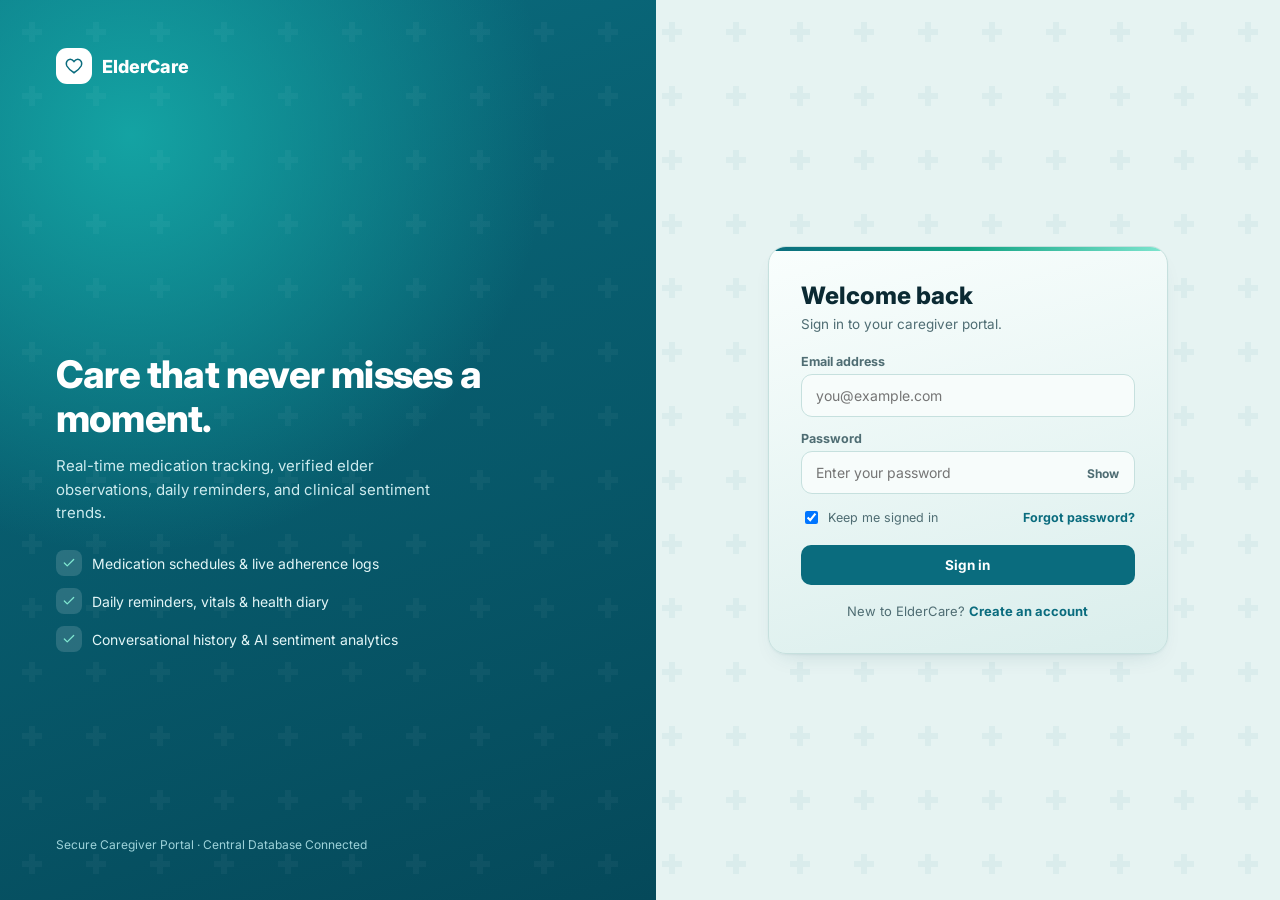
<file: caregiver-dashboard/index.html>
<!DOCTYPE html>
<html lang="en">
<head>
<meta charset="UTF-8">
<meta name="viewport" content="width=device-width, initial-scale=1.0, viewport-fit=cover, user-scalable=no">
<meta name="theme-color" content="#1E3A8A">
<title>ElderCare Caregiver Portal</title>
<link rel="preconnect" href="https://fonts.googleapis.com">
<link href="https://fonts.googleapis.com/css2?family=Inter:wght@400;500;600;700;800&display=swap" rel="stylesheet">
<style>
  :root{
    --navy:#0A6C7E; --navy-dark:#05495A; --navy-tint:#D9F0F2;
    --teal:#12A383; --teal-tint:#DDF5EC;
    --orange:#D97706; --orange-tint:#FEF1DC;
    --red:#DC2626; --red-tint:#FDECEC;
    --green:#16A34A; --green-tint:#E3F7EA;
    --bg:#E6F3F2; --panel:#F5FBFA; --surface:#F7FCFB; --panel-tint:#DAEEEC; --border:#C6E0DE;
    --panel-grad:linear-gradient(165deg,#F9FEFD 0%,var(--panel-tint) 100%);
    --ink:#0B2A33; --ink-soft:#4F6D73; --ink-faint:#86A3A8;
    --radius:14px; --shadow:0 1px 2px rgba(5,73,90,.05),0 10px 24px -14px rgba(5,73,90,.22);
  }
  *{box-sizing:border-box;}
  body{margin:0;background:var(--bg);color:var(--ink);font-family:'Inter',sans-serif;-webkit-font-smoothing:antialiased;}
  button,input,select{font-family:inherit;}
  svg{display:block;}

  .app{display:grid;grid-template-columns:230px 1fr;min-height:100vh;}

  /* Sidebar */
  .sidebar{background:var(--panel-grad);border-right:1px solid var(--border);padding:22px 16px;display:flex;flex-direction:column;gap:22px;}
  .brand{display:flex;align-items:center;gap:9px;padding:0 6px;}
  .brand-icon{width:30px;height:30px;border-radius:9px;background:var(--navy);display:flex;align-items:center;justify-content:center;color:#fff;}
  .brand-text{font-weight:800;font-size:15px;color:var(--navy-dark);letter-spacing:-.2px;}
  .session-tag{padding:0 6px;font-size:12px;color:var(--teal);display:flex;align-items:center;gap:5px;font-weight:500;}
  .session-dot{width:6px;height:6px;border-radius:50%;background:var(--teal);}

  .nav{display:flex;flex-direction:column;gap:2px;}
  .nav-item{display:flex;align-items:center;gap:11px;padding:10px 12px;border-radius:9px;color:var(--ink-soft);font-size:13.5px;font-weight:500;border:none;background:transparent;text-align:left;width:100%;cursor:pointer;}
  .nav-item svg{flex:none;}
  .nav-item:hover{background:var(--navy-tint);color:var(--navy-dark);}
  .nav-item.active{background:var(--navy-tint);color:var(--navy-dark);font-weight:700;position:relative;}
  .nav-item.active::before{content:'';position:absolute;left:-16px;top:8px;bottom:8px;width:3px;background:var(--navy);border-radius:3px;}

  .sidebar-bottom{margin-top:auto;display:flex;flex-direction:column;gap:8px;}
  .emergency-btn{background:var(--red);color:#fff;border:none;padding:11px 12px;border-radius:10px;font-weight:700;font-size:13px;display:flex;align-items:center;justify-content:center;gap:8px;cursor:pointer;}
  .nav-item.logout{color:var(--ink-soft);cursor:pointer;}

  /* Header */
  .col{display:flex;flex-direction:column;}
  .header{background:var(--panel-grad);border-bottom:1px solid var(--border);padding:14px 28px;display:flex;align-items:center;justify-content:space-between;gap:16px;}
  .breadcrumb{font-size:12.5px;color:var(--ink-faint);}
  .breadcrumb b{color:var(--ink);font-weight:600;}
  .header-title{font-size:16px;font-weight:700;color:var(--navy-dark);}
  .search-box{display:flex;align-items:center;gap:8px;background:var(--bg);border:1px solid var(--border);border-radius:10px;padding:8px 12px;font-size:13px;color:var(--ink-faint);width:230px;}
  .header-right{display:flex;align-items:center;gap:16px;}
  .icon-btn-plain{background:none;border:none;color:var(--ink-soft);position:relative;padding:4px;cursor:pointer;}
  .notif-dot{position:absolute;top:2px;right:2px;width:7px;height:7px;background:var(--red);border-radius:50%;border:1.5px solid #fff;}
  .avatar-sm{width:32px;height:32px;border-radius:50%;background:var(--navy);color:#fff;display:flex;align-items:center;justify-content:center;font-size:12px;font-weight:700;}

  .main{padding:26px 32px 60px;max-width:1240px;}

  /* Generic cards */
  .card{position:relative;background:var(--panel-grad);border:1px solid var(--border);border-radius:var(--radius);box-shadow:var(--shadow);padding:20px 22px;overflow:hidden;}
  .card::before{content:'';position:absolute;top:0;left:0;right:0;height:3px;background:linear-gradient(90deg,var(--navy),var(--teal));}
  .row{display:flex;gap:18px;}
  .grid-3{display:grid;grid-template-columns:1fr 1fr 1fr;gap:18px;}
  .grid-2b1{display:grid;grid-template-columns:1.3fr 1fr;gap:18px;}
  .stack{display:flex;flex-direction:column;gap:18px;}
  @media (max-width:1050px){.grid-3,.grid-2b1{grid-template-columns:1fr;}}

  h1,h2,h3{margin:0;}
  .page-title{font-size:24px;font-weight:800;color:var(--ink);}
  .page-sub{color:var(--ink-soft);font-size:13.5px;margin-top:4px;}
  .section-title{font-size:15px;font-weight:700;margin-bottom:14px;display:flex;align-items:center;justify-content:space-between;gap:8px;}
  .label-eyebrow{font-size:11px;font-weight:700;letter-spacing:.6px;text-transform:uppercase;color:var(--ink-faint);}

  .btn{border:none;padding:10px 16px;border-radius:10px;font-size:13.5px;font-weight:700;display:inline-flex;align-items:center;gap:7px;cursor:pointer;}
  .btn-navy{background:var(--navy);color:#fff;}
  .btn-navy:hover{background:var(--navy-dark);}
  .btn-teal{background:var(--teal);color:#fff;}
  .btn-outline{background:var(--surface);color:var(--navy);border:1px solid var(--border);}
  .btn-outline:hover{border-color:var(--navy);}
  .btn-sm{padding:7px 12px;font-size:12.5px;border-radius:8px;}
  .btn-block{width:100%;justify-content:center;}

  .badge{font-size:11px;font-weight:700;padding:3px 9px;border-radius:20px;}
  .badge-teal{background:var(--teal-tint);color:var(--teal);}
  .badge-orange{background:var(--orange-tint);color:var(--orange);}
  .badge-red{background:var(--red-tint);color:var(--red);}
  .badge-green{background:var(--green-tint);color:var(--green);}
  .badge-gray{background:#F1F2F5;color:var(--ink-faint);}

  /* Dashboard */
  .status-grid{display:grid;grid-template-columns:repeat(3,1fr);gap:16px;margin-top:14px;}
  .status-box .label-eyebrow{margin-bottom:6px;}
  .status-val{font-size:14.5px;font-weight:700;display:flex;align-items:center;gap:6px;}
  .activity-item{display:flex;gap:12px;padding:11px 0;border-bottom:1px solid var(--border);}
  .activity-item:last-child{border-bottom:none;}
  .activity-icon{width:32px;height:32px;border-radius:9px;display:flex;align-items:center;justify-content:center;flex:none;}
  .activity-title{font-size:13.5px;font-weight:600;}
  .activity-desc{font-size:12.5px;color:var(--ink-soft);margin-top:1px;}
  .activity-time{font-size:11px;color:var(--ink-faint);margin-top:3px;}

  .bars{display:flex;align-items:flex-end;gap:8px;height:70px;margin:10px 0;}
  .bars .bar{flex:1;border-radius:5px 5px 2px 2px;background:var(--navy-tint);}
  .bars .bar.hi{background:var(--navy);}
  .big-num{font-size:30px;font-weight:800;}
  .donut{width:96px;height:96px;border-radius:50%;display:flex;align-items:center;justify-content:center;font-weight:800;font-size:19px;color:var(--teal);}
  .sparkline{margin-top:10px;}

  /* Elders list */
  .elder-card{display:flex;flex-direction:column;gap:12px;}
  .elder-top{display:flex;gap:12px;align-items:center;}
  .avatar-lg{width:48px;height:48px;border-radius:50%;background:var(--navy-tint);color:var(--navy);display:flex;align-items:center;justify-content:center;font-weight:800;font-size:16px;flex:none;}
  .elder-name{font-weight:700;font-size:15px;}
  .elder-meta{font-size:12.5px;color:var(--ink-soft);}

  /* Elder profile */
  .profile-banner{height:80px;background:linear-gradient(120deg,var(--navy),var(--navy-dark));border-radius:var(--radius) var(--radius) 0 0;}
  .profile-card{padding:0;overflow:hidden;}
  .profile-card::before{display:none;}
  .profile-body{padding:0 24px 22px;display:flex;gap:18px;align-items:flex-end;margin-top:-34px;flex-wrap:wrap;}
  .avatar-xl{width:88px;height:88px;border-radius:50%;background:var(--surface);border:4px solid var(--surface);box-shadow:var(--shadow);color:var(--navy);display:flex;align-items:center;justify-content:center;font-weight:800;font-size:28px;flex:none;}
  .profile-info{flex:1;padding-bottom:6px;}
  .profile-info h2{font-size:22px;font-weight:800;}
  .profile-tags{display:flex;gap:8px;margin-top:8px;flex-wrap:wrap;}
  .tag-chip{font-size:12px;font-weight:600;color:var(--ink-soft);background:var(--bg);border:1px solid var(--border);padding:3px 10px;border-radius:20px;display:flex;align-items:center;gap:5px;}

  .info-card-title{display:flex;align-items:center;gap:9px;font-weight:700;font-size:14.5px;margin-bottom:14px;}
  .info-card-icon{width:30px;height:30px;border-radius:9px;display:flex;align-items:center;justify-content:center;flex:none;}
  .kv-label{font-size:11px;text-transform:uppercase;letter-spacing:.5px;color:var(--ink-faint);font-weight:700;margin-bottom:3px;}
  .kv-val{font-size:14px;font-weight:600;margin-bottom:14px;}
  .condition-card{background:var(--bg);border-radius:11px;padding:13px 14px;}
  .condition-top{display:flex;justify-content:space-between;align-items:center;margin-bottom:5px;}
  .condition-name{font-weight:700;font-size:13.5px;}
  .condition-desc{font-size:12.5px;color:var(--ink-soft);}
  .vital-card{border-left:3px solid var(--teal);padding:14px 16px;background:var(--panel);border-radius:0 11px 11px 0;border-top:1px solid var(--border);border-right:1px solid var(--border);border-bottom:1px solid var(--border);}
  .vital-card.orange{border-left-color:var(--orange);}
  .vital-card.navy{border-left-color:var(--navy);}
  .vital-label{font-size:11px;font-weight:700;text-transform:uppercase;color:var(--ink-faint);letter-spacing:.5px;}
  .vital-num{font-size:24px;font-weight:800;margin:4px 0;}
  .vital-num span{font-size:13px;font-weight:600;color:var(--ink-soft);}
  .vital-trend{font-size:12px;color:var(--ink-soft);}
  .next-task-card{background:linear-gradient(120deg,var(--orange-tint),#FFF7EC);border:1px solid #F3D9AE;border-radius:var(--radius);padding:18px;}

  /* Medication page */
  .countdown-card{background:linear-gradient(120deg,var(--navy),var(--navy-dark));color:#fff;border-radius:var(--radius);padding:18px 20px;}
  .countdown-time{font-size:32px;font-weight:800;letter-spacing:-1px;}
  .alert-box{background:var(--orange-tint);border:1px solid #F3D9AE;border-radius:var(--radius);padding:14px 16px;display:flex;gap:10px;font-size:13px;color:#7C4A03;}
  .med-card{background:var(--surface);border:1px solid var(--border);border-radius:12px;padding:16px 18px;display:flex;flex-direction:column;gap:10px;}
  .med-card-top{display:flex;justify-content:space-between;align-items:flex-start;}
  .med-icon{width:36px;height:36px;border-radius:10px;background:var(--navy-tint);color:var(--navy);display:flex;align-items:center;justify-content:center;flex:none;}
  .med-title-row{display:flex;gap:10px;align-items:flex-start;}
  .med-name{font-weight:700;font-size:14.5px;}
  .med-dose{font-size:12.5px;color:var(--ink-soft);}
  .med-meta-row{display:flex;gap:18px;flex-wrap:wrap;font-size:12.5px;color:var(--ink-soft);align-items:center;}
  .med-meta-row .k{font-size:10.5px;text-transform:uppercase;letter-spacing:.4px;color:var(--ink-faint);display:block;font-weight:700;}
  .sched-icons{display:flex;gap:5px;}
  .med-footer{display:flex;justify-content:space-between;font-size:12px;color:var(--ink-faint);border-top:1px solid var(--border);padding-top:10px;}
  .dose-actions{display:flex;gap:6px;}

  .refill-row{margin-bottom:14px;}
  .refill-top{display:flex;justify-content:space-between;font-size:13px;margin-bottom:6px;}
  .refill-bar{height:6px;border-radius:4px;background:var(--border);overflow:hidden;}
  .refill-fill{height:100%;border-radius:4px;}
  .side-effect-item{padding:11px 0;border-bottom:1px solid var(--border);font-size:13px;}
  .side-effect-item:last-child{border-bottom:none;}
  .side-effect-top{display:flex;justify-content:space-between;font-weight:600;}
  .side-effect-time{font-size:11.5px;color:var(--ink-faint);}

  /* Reminders page */
  .week-strip{display:flex;gap:8px;margin:14px 0;}
  .week-day{flex:1;text-align:center;padding:10px 4px;border-radius:10px;border:1px solid var(--border);cursor:default;}
  .week-day.active{background:var(--navy);color:#fff;border-color:var(--navy);}
  .week-day .dow{font-size:10.5px;text-transform:uppercase;color:inherit;opacity:.7;}
  .week-day .dom{font-size:15px;font-weight:800;margin-top:2px;}
  .tabs{display:flex;gap:4px;background:var(--bg);border-radius:10px;padding:4px;width:fit-content;margin-bottom:14px;}
  .tab-btn{border:none;background:transparent;padding:7px 14px;border-radius:8px;font-size:13px;font-weight:600;color:var(--ink-soft);cursor:pointer;}
  .tab-btn.active{background:var(--surface);color:var(--navy-dark);box-shadow:var(--shadow);}
  .rem-row{display:flex;align-items:center;gap:14px;padding:13px 0;border-bottom:1px solid var(--border);}
  .rem-row:last-child{border-bottom:none;}
  .rem-time{width:64px;flex:none;font-size:12.5px;font-weight:700;color:var(--ink-soft);}
  .rem-body{flex:1;}
  .rem-name{font-weight:700;font-size:14px;}
  .rem-meta{font-size:12px;color:var(--ink-soft);margin-top:1px;}
  .missed-item{display:flex;gap:10px;padding:11px 0;border-bottom:1px solid #F5D4D4;}
  .missed-item:last-child{border-bottom:none;}
  .missed-dot{width:7px;height:7px;border-radius:50%;background:var(--red);margin-top:6px;flex:none;}
  .tip-card{background:linear-gradient(120deg,var(--navy),var(--navy-dark));color:#fff;border-radius:var(--radius);padding:18px;}
  .tip-card .label-eyebrow{color:#BDE6EA;}
  .tip-card p{font-size:12.5px;line-height:1.5;color:#D3EEF0;margin:8px 0 0;}

  /* Floating Action Button */
  .fab{position:fixed;bottom:26px;right:30px;width:56px;height:56px;border-radius:50%;background:var(--navy);color:#fff;border:none;display:flex;align-items:center;justify-content:center;box-shadow:0 8px 24px -6px rgba(10,108,126,.5);z-index:70;transition:transform .15s;cursor:pointer;}
  .fab:hover{transform:scale(1.06);}
  .fab-dot{position:absolute;top:4px;right:4px;width:11px;height:11px;border-radius:50%;background:var(--teal);border:2px solid #fff;}

  /* Chat drawer */
  .chat-overlay{position:fixed;inset:0;background:rgba(5,45,58,.35);display:none;z-index:80;}
  .chat-overlay.open{display:block;}
  .chat-drawer{position:fixed;top:0;right:0;bottom:0;width:400px;max-width:100vw;background:var(--panel-grad);box-shadow:-12px 0 32px -12px rgba(5,45,58,.25);display:flex;flex-direction:column;}
  .chat-head{padding:18px 20px;border-bottom:1px solid var(--border);display:flex;align-items:center;justify-content:space-between;background:linear-gradient(120deg,var(--navy),var(--navy-dark));color:#fff;}
  .chat-head-info{display:flex;align-items:center;gap:11px;}
  .chat-avatar{width:38px;height:38px;border-radius:50%;background:rgba(255,255,255,.15);display:flex;align-items:center;justify-content:center;flex:none;}
  .chat-title{font-weight:700;font-size:14.5px;}
  .chat-sub{font-size:11.5px;color:#BDE6EA;display:flex;align-items:center;gap:5px;}
  .chat-close{background:none;border:none;color:#fff;opacity:.85;cursor:pointer;}
  .chat-tabs{display:flex;border-bottom:1px solid var(--border);}
  .chat-tab{flex:1;border:none;background:none;padding:12px 0;font-size:13px;font-weight:700;color:var(--ink-faint);border-bottom:2px solid transparent;display:flex;align-items:center;justify-content:center;gap:6px;cursor:pointer;}
  .chat-tab.active{color:var(--navy);border-bottom-color:var(--navy);}

  .chat-body{flex:1;overflow-y:auto;padding:16px 18px;display:flex;flex-direction:column;gap:12px;background:var(--bg);}
  .msg{max-width:82%;padding:10px 13px;border-radius:14px;font-size:13.5px;line-height:1.45;}
  .msg.bot{background:var(--surface);border:1px solid var(--border);align-self:flex-start;border-bottom-left-radius:4px;}
  .msg.user{background:var(--navy);color:#fff;align-self:flex-end;border-bottom-right-radius:4px;}
  .msg-time{font-size:10px;color:var(--ink-faint);margin-top:4px;}
  .msg.user .msg-time{color:#BDE6EA;}
  .typing-dots{display:flex;gap:4px;padding:6px 4px;}
  .typing-dots span{width:6px;height:6px;border-radius:50%;background:var(--ink-faint);animation:blink 1.2s infinite ease-in-out;}
  .typing-dots span:nth-child(2){animation-delay:.2s;}
  .typing-dots span:nth-child(3){animation-delay:.4s;}
  @keyframes blink{0%,80%,100%{opacity:.25;}40%{opacity:1;}}

  .chat-input-row{padding:14px 16px;border-top:1px solid var(--border);display:flex;gap:8px;align-items:center;background:var(--surface);}
  .chat-input{flex:1;border:1px solid var(--border);border-radius:22px;padding:10px 16px;font-size:13.5px;}
  .chat-input:focus{outline:none;border-color:var(--navy);}
  .round-btn{width:38px;height:38px;border-radius:50%;border:none;display:flex;align-items:center;justify-content:center;flex:none;cursor:pointer;}
  .round-btn.mic{background:var(--navy-tint);color:var(--navy);}
  .round-btn.mic.listening{background:var(--red);color:#fff;animation:pulse-mic 1.1s infinite;}
  .round-btn.send{background:var(--navy);color:#fff;}
  @keyframes pulse-mic{0%{box-shadow:0 0 0 0 rgba(220,38,38,.4);}70%{box-shadow:0 0 0 9px rgba(220,38,38,0);}100%{box-shadow:0 0 0 0 rgba(220,38,38,0);}}

  .chat-suggest-row{display:flex;gap:6px;flex-wrap:wrap;padding:0 16px 12px;background:var(--bg);}
  .suggest-chip{border:1px solid var(--border);background:var(--surface);border-radius:20px;padding:6px 12px;font-size:12px;font-weight:600;color:var(--ink-soft);cursor:pointer;}
  .suggest-chip:hover{border-color:var(--navy);color:var(--navy);}

  /* Voice call panel */
  .call-panel{flex:1;display:flex;flex-direction:column;align-items:center;justify-content:center;gap:16px;padding:30px 20px;background:var(--bg);}
  .call-avatar-wrap{position:relative;width:130px;height:130px;display:flex;align-items:center;justify-content:center;}
  .call-avatar{width:96px;height:96px;border-radius:50%;background:var(--navy);color:#fff;display:flex;align-items:center;justify-content:center;font-size:15px;font-weight:700;z-index:2;}
  .pulse-ring{position:absolute;inset:0;border-radius:50%;border:2px solid var(--teal);opacity:0;}
  .call-avatar-wrap.active .pulse-ring{animation:ring 1.6s infinite;}
  .call-avatar-wrap.active .pulse-ring:nth-child(2){animation-delay:.5s;}
  @keyframes ring{0%{transform:scale(.75);opacity:.7;}100%{transform:scale(1.35);opacity:0;}}
  .call-status{font-size:13.5px;font-weight:700;color:var(--navy-dark);}
  .call-caption{font-size:13px;color:var(--ink-soft);text-align:center;min-height:38px;max-width:300px;}
  .call-actions{display:flex;gap:14px;margin-top:6px;}
  .call-btn{width:52px;height:52px;border-radius:50%;border:none;display:flex;align-items:center;justify-content:center;cursor:pointer;}
  .call-btn.end{background:var(--red);color:#fff;}
  .call-btn.mute{background:var(--surface);border:1px solid var(--border);color:var(--ink-soft);}
  .call-btn.mute.active{background:var(--navy-tint);color:var(--navy);border-color:var(--navy);}
  .call-btn.start{background:var(--teal);color:#fff;width:auto;padding:0 22px;border-radius:26px;font-weight:700;font-size:13.5px;gap:8px;display:inline-flex;}
  .call-hint{font-size:11.5px;color:var(--ink-faint);text-align:center;max-width:260px;}

  /* Modal */
  .overlay{position:fixed;inset:0;background:rgba(5,45,58,0.45);display:none;align-items:center;justify-content:center;z-index:60;padding:20px;}
  .overlay.open{display:flex;}
  .modal{background:var(--panel-grad);border-radius:16px;padding:24px;width:100%;max-width:440px;box-shadow:var(--shadow);}
  .modal h3{margin:0 0 16px;font-size:17px;}
  .field{margin-bottom:14px;}
  .field label{display:block;font-size:12.5px;font-weight:700;color:var(--ink-soft);margin-bottom:5px;}
  .field input,.field select,.field textarea{width:100%;border:1px solid var(--border);border-radius:9px;padding:9px 11px;font-size:14px;font-family:inherit;}
  .modal-actions{display:flex;justify-content:flex-end;gap:10px;margin-top:16px;}
  .empty-note{color:var(--ink-faint);font-size:13px;padding:10px 0;}

  /* Analytics & Conversations Views */
  .analytics-card{background:var(--surface);border:1px solid var(--border);border-radius:12px;padding:18px 20px;}
  .stat-grid-4{display:grid;grid-template-columns:repeat(4,1fr);gap:14px;}
  @media (max-width:900px){.stat-grid-4{grid-template-columns:1fr 1fr;}}
  .sentiment-chip{padding:4px 10px;border-radius:14px;font-size:12px;font-weight:700;display:inline-flex;align-items:center;gap:6px;}

  /* Conversation turns */
  .conv-bubble{padding:12px 14px;border-radius:12px;font-size:13px;line-height:1.45;margin-bottom:10px;}
  .conv-bubble.elder{background:#EBF7F5;border-left:3px solid var(--navy);align-self:flex-start;}
  .conv-bubble.copilot{background:#FEF9E7;border-left:3px solid var(--orange);align-self:flex-start;}
  .conv-meta{font-size:11px;color:var(--ink-faint);margin-bottom:4px;display:flex;justify-content:space-between;}

  /* Mobile / Flutter WebView */
  html{-webkit-text-size-adjust:100%;}
  body{-webkit-tap-highlight-color:transparent;}
  .row{flex-wrap:wrap;}
  .row > .vital-card{flex:1 1 150px;}
  @media (max-width:900px){
    .app{grid-template-columns:1fr;}
    .sidebar{position:fixed;left:0;right:0;bottom:0;top:auto;z-index:65;flex-direction:row;padding:6px 6px calc(6px + env(safe-area-inset-bottom));gap:0;border-right:none;border-top:1px solid var(--border);box-shadow:0 -8px 24px -14px rgba(5,45,58,.25);}
    .sidebar .brand,.sidebar .session-tag,.sidebar-bottom,.sidebar > .col{display:none;}
    .nav{flex-direction:row;width:100%;justify-content:space-between;}
    .nav-item{flex:1;flex-direction:column;gap:3px;padding:7px 2px;font-size:9.5px;text-align:center;align-items:center;justify-content:center;}
    .nav-item svg{width:20px;height:20px;}
    .nav-item.active::before{left:25%;right:25%;top:0;bottom:auto;width:auto;height:3px;border-radius:0 0 3px 3px;}
    .header{padding:calc(12px + env(safe-area-inset-top)) 16px 12px;position:sticky;top:0;z-index:40;}
    .search-box{display:none;}
    .header-right{gap:12px;}
    .main{padding:18px 16px calc(100px + env(safe-area-inset-bottom));}
    .page-title{font-size:21px;}
    .status-grid{grid-template-columns:1fr 1fr 1fr;gap:10px;}
    .profile-body{padding:0 16px 18px;}
    .fab{bottom:calc(84px + env(safe-area-inset-bottom));right:16px;}
    .chat-drawer{width:100vw;}
    .chat-head{padding-top:calc(16px + env(safe-area-inset-top));}
    .chat-input-row{padding-bottom:calc(12px + env(safe-area-inset-bottom));}
    .chat-input,.field input,.field select{font-size:16px;}
    .modal{max-height:90vh;overflow-y:auto;}
    .rem-time{width:56px;}
    .week-day{padding:8px 2px;}
    .week-day .dom{font-size:13px;}
  }
  @media (max-width:420px){
    .status-grid{grid-template-columns:1fr;}
    .rem-row{flex-wrap:wrap;}
    .med-meta-row{gap:12px;}
  }

  /* Medical theme */
  body{background-color:var(--bg);background-image:url("data:image/svg+xml,%3Csvg xmlns='http://www.w3.org/2000/svg' width='64' height='64'%3E%3Cpath d='M29 22h6v7h7v6h-7v7h-6v-7h-7v-6h7z' fill='%230A6C7E' fill-opacity='0.055'/%3E%3C/svg%3E");}
  .sidebar{background:linear-gradient(180deg,#0A6C7E 0%,#05495A 100%);border-right:none;}
  .brand-text{color:#fff;}
  .brand-icon{background:#fff;color:var(--navy);}
  .session-tag{color:#8BE8D2;} .session-dot{background:#8BE8D2;}
  .nav-item{color:#BDE6EA;}
  .nav-item:hover{background:rgba(255,255,255,.10);color:#fff;}
  .nav-item.active{background:rgba(255,255,255,.16);color:#fff;}
  .nav-item.active::before{background:#7FE6D0;}
  .nav-item.logout{color:#BDE6EA;}
  .card::before{background:linear-gradient(90deg,var(--navy),var(--teal) 60%,#7FE6D0);}
  .header{background:linear-gradient(165deg,#F9FEFD 0%,#E3F3F1 100%);}

  /* Login */
  body.logged-out .app, body.logged-out .fab{display:none;}
  body:not(.logged-out) #loginScreen{display:none;}
  .login{min-height:100vh;display:grid;grid-template-columns:1.05fr 1fr;}
  .login-hero{position:relative;overflow:hidden;color:#fff;padding:48px 56px;display:flex;flex-direction:column;justify-content:space-between;
    background:radial-gradient(circle at 20% 15%,#14A3A3 0%,transparent 45%),linear-gradient(160deg,#0A6C7E 0%,#05495A 100%);}
  .login-hero::before{content:'';position:absolute;inset:0;opacity:.5;background-image:url("data:image/svg+xml,%3Csvg xmlns='http://www.w3.org/2000/svg' width='64' height='64'%3E%3Cpath d='M29 22h6v7h7v6h-7v7h-6v-7h-7v-6h7z' fill='white' fill-opacity='0.07'/%3E%3C/svg%3E");}
  .login-hero > *{position:relative;}
  .login-brand{display:flex;align-items:center;gap:10px;font-weight:800;font-size:18px;}
  .login-brand .brand-icon{width:36px;height:36px;border-radius:11px;}
  .login-hero h1{font-size:38px;line-height:1.15;font-weight:800;letter-spacing:-.8px;margin:0 0 14px;max-width:440px;}
  .login-hero p{font-size:15px;color:#CDEBEE;max-width:400px;line-height:1.55;margin:0 0 26px;}
  .ecg{width:100%;max-width:440px;height:auto;margin-bottom:24px;display:block;}
  .ecg path{fill:none;stroke:#7FE6D0;stroke-width:2.5;stroke-linecap:round;stroke-linejoin:round;stroke-dasharray:100;stroke-dashoffset:100;animation:ecg 3.6s ease-in-out infinite;}
  @keyframes ecg{0%{stroke-dashoffset:100;}55%{stroke-dashoffset:0;}80%{stroke-dashoffset:0;}100%{stroke-dashoffset:-100;}}
  .login-points{display:flex;flex-direction:column;gap:12px;font-size:14px;color:#E3F6F7;}
  .login-points div{display:flex;align-items:center;gap:10px;}
  .login-points .dot{width:26px;height:26px;border-radius:8px;background:rgba(255,255,255,.14);display:flex;align-items:center;justify-content:center;flex:none;}
  .login-foot{font-size:12px;color:#9ED3DA;}
  .login-side{display:flex;align-items:center;justify-content:center;padding:32px 24px;}
  .login-card{width:100%;max-width:400px;background:var(--panel-grad);border:1px solid var(--border);border-radius:18px;box-shadow:var(--shadow);padding:34px 32px;position:relative;overflow:hidden;}
  .login-card::before{content:'';position:absolute;top:0;left:0;right:0;height:4px;background:linear-gradient(90deg,var(--navy),var(--teal),#7FE6D0);}
  .login-card h2{margin:0;font-size:24px;font-weight:800;color:var(--ink);}
  .login-card .sub{color:var(--ink-soft);font-size:13.5px;margin:6px 0 22px;}
  .input-wrap{position:relative;}
  .input-wrap input{width:100%;border:1px solid var(--border);background:var(--surface);border-radius:11px;padding:12px 14px;font-size:14px;font-family:inherit;color:var(--ink);}
  .input-wrap input:focus{outline:none;border-color:var(--navy);box-shadow:0 0 0 3px rgba(10,108,126,.15);}
  .input-wrap .toggle-pw{position:absolute;right:8px;top:50%;transform:translateY(-50%);border:none;background:none;color:var(--ink-soft);font-size:12px;font-weight:700;padding:6px 8px;cursor:pointer;}
  .login-row{display:flex;justify-content:space-between;align-items:center;font-size:12.5px;margin:2px 0 18px;color:var(--ink-soft);}
  .login-row label{display:flex;align-items:center;gap:7px;}
  .login-row a{color:var(--navy);font-weight:700;text-decoration:none;cursor:pointer;}
  .login-error{display:none;background:var(--red-tint);color:var(--red);border:1px solid #F5C9C9;border-radius:10px;padding:9px 12px;font-size:13px;margin-bottom:14px;}
  .login-error.show{display:block;}
  .demo-box{margin-top:18px;border:1px dashed var(--border);border-radius:11px;padding:11px 13px;font-size:12.5px;color:var(--ink-soft);display:flex;justify-content:space-between;align-items:center;gap:10px;}
  .demo-box button{border:none;background:var(--navy-tint);color:var(--navy);font-weight:700;font-size:12px;padding:7px 11px;border-radius:8px;white-space:nowrap;cursor:pointer;}
  @media (max-width:900px){
    .login{grid-template-columns:1fr;grid-template-rows:auto 1fr;}
    .login-hero{padding:calc(24px + env(safe-area-inset-top)) 24px 22px;gap:14px;}
    .login-hero h1{font-size:24px;margin-bottom:6px;}
    .login-hero p,.login-points,.login-foot,.ecg{display:none;}
    .login-side{align-items:flex-start;padding:20px 16px calc(24px + env(safe-area-inset-bottom));}
    .login-card{padding:26px 22px;}
    .input-wrap input{font-size:16px;}
  }
  .grid-2b1{align-items:start;}
  @media (min-width:901px){.sidebar{position:sticky;top:0;height:100vh;overflow-y:auto;}}
  .input-wrap select{width:100%;border:1px solid var(--border);background:var(--surface);border-radius:11px;padding:12px 14px;font-size:14px;font-family:inherit;color:var(--ink);}
  .input-wrap select:focus{outline:none;border-color:var(--navy);box-shadow:0 0 0 3px rgba(10,108,126,.15);}
  .strength{margin-top:8px;}
  .strength-bar{height:5px;border-radius:4px;background:var(--border);overflow:hidden;}
  .strength-bar span{display:block;height:100%;width:0;border-radius:4px;transition:width .2s,background .2s;}
  .strength-label{font-size:11.5px;color:var(--ink-faint);margin-top:5px;}
  .auth-switch{text-align:center;font-size:13px;color:var(--ink-soft);margin-top:18px;}
  .auth-switch a{color:var(--navy);font-weight:700;cursor:pointer;}
</style>
</head>
<body class="logged-out">

<!-- ---------------- LOGIN / SIGNUP SCREEN ---------------- -->
<section class="login" id="loginScreen">
  <div class="login-hero">
    <div class="login-brand"><div class="brand-icon"><svg width="18" height="18" viewBox="0 0 24 24" fill="none" stroke="currentColor" stroke-width="2"><path d="M12 21s-7-4.35-9.5-9C.5 7.5 3 3 7 3c2 0 3.5 1 5 3 1.5-2 3-3 5-3 4 0 6.5 4.5 4.5 9-2.5 4.65-9.5 9-9.5 9z"/></svg></div>ElderCare</div>
    <div>
      <svg class="ecg" viewBox="0 0 440 60"><path pathLength="100" d="M0 32 H110 L128 32 L140 8 L158 54 L172 20 L184 32 H260 L276 32 L288 14 L304 48 L316 32 H440"/></svg>
      <h1>Care that never misses a moment.</h1>
      <p>Real-time medication tracking, verified elder observations, daily reminders, and clinical sentiment trends.</p>
      <div class="login-points">
        <div><span class="dot"><svg width="14" height="14" viewBox="0 0 24 24" fill="none" stroke="#7FE6D0" stroke-width="2.2" stroke-linecap="round" stroke-linejoin="round"><polyline points="20 6 9 17 4 12"/></svg></span>Medication schedules & live adherence logs</div>
        <div><span class="dot"><svg width="14" height="14" viewBox="0 0 24 24" fill="none" stroke="#7FE6D0" stroke-width="2.2" stroke-linecap="round" stroke-linejoin="round"><polyline points="20 6 9 17 4 12"/></svg></span>Daily reminders, vitals & health diary</div>
        <div><span class="dot"><svg width="14" height="14" viewBox="0 0 24 24" fill="none" stroke="#7FE6D0" stroke-width="2.2" stroke-linecap="round" stroke-linejoin="round"><polyline points="20 6 9 17 4 12"/></svg></span>Conversational history & AI sentiment analytics</div>
      </div>
    </div>
    <div class="login-foot">Secure Caregiver Portal · Central Database Connected</div>
  </div>

  <div class="login-side">
    <div class="login-card">
      <h2 id="authTitle">Welcome back</h2>
      <div class="sub" id="authSub">Sign in to your caregiver portal.</div>
      <div class="login-error" id="loginError"></div>

      <div id="loginForm">
        <div class="field"><label>Email address</label>
          <div class="input-wrap"><input id="loginEmail" type="email" autocomplete="username" placeholder="you@example.com" onkeydown="if(event.key==='Enter')doLogin()"></div></div>
        <div class="field"><label>Password</label>
          <div class="input-wrap"><input id="loginPassword" type="password" autocomplete="current-password" placeholder="Enter your password" onkeydown="if(event.key==='Enter')doLogin()"><button class="toggle-pw" type="button" onclick="togglePw()" id="pwToggle">Show</button></div></div>
        <div class="login-row">
          <label><input type="checkbox" id="rememberMe" style="width:auto;" checked> Keep me signed in</label>
          <a onclick="forgotPassword()">Forgot password?</a>
        </div>
        <button class="btn btn-navy btn-block" id="loginBtn" onclick="doLogin()" style="padding:12px;">Sign in</button>
      </div>

      <div id="registerForm" style="display:none;">
        <div class="field"><label>Full name</label><div class="input-wrap"><input id="regName" type="text" autocomplete="name" placeholder="e.g. Sarah Nurse"></div></div>
        <div class="field"><label>Email address</label><div class="input-wrap"><input id="regEmail" type="email" autocomplete="email" placeholder="you@example.com"></div></div>
        <div class="field"><label>Phone number <span style="font-weight:500;color:var(--ink-faint);">(optional)</span></label><div class="input-wrap"><input id="regPhone" type="tel" autocomplete="tel" placeholder="+91 98xxxxxxxx"></div></div>
        <div class="field"><label>I am a</label><div class="input-wrap"><select id="regRole"><option value="family">Family caregiver</option><option value="nurse">Professional nurse / caretaker</option><option value="other">Other</option></select></div></div>
        <div class="field"><label>Password</label>
          <div class="input-wrap"><input id="regPassword" type="password" autocomplete="new-password" placeholder="At least 6 characters" oninput="updateStrength()"><button class="toggle-pw" type="button" onclick="toggleRegPw()" id="regPwToggle">Show</button></div>
          <div class="strength"><div class="strength-bar"><span id="strengthFill"></span></div><div class="strength-label" id="strengthLabel">Use 6+ characters with letters and numbers</div></div></div>
        <div class="field"><label>Confirm password</label><div class="input-wrap"><input id="regConfirm" type="password" autocomplete="new-password" placeholder="Re-enter your password" onkeydown="if(event.key==='Enter')doRegister()"></div></div>
        <div class="login-row" style="margin-bottom:16px;"><label style="align-items:flex-start;"><input type="checkbox" id="regTerms" style="width:auto;margin-top:2px;" checked> <span>I agree to the Terms of Service and Privacy Policy, and I am authorized to manage care information.</span></label></div>
        <button class="btn btn-navy btn-block" id="registerBtn" onclick="doRegister()" style="padding:12px;">Create account</button>
      </div>

      <div class="auth-switch" id="authSwitch">New to ElderCare? <a onclick="setAuthMode('register')">Create an account</a></div>
    </div>
  </div>
</section>

<!-- ---------------- MAIN APP INTERFACE ---------------- -->
<div class="app">
  <aside class="sidebar">
    <div class="col" style="gap:4px;">
      <div class="brand">
        <div class="brand-icon">
          <svg width="16" height="16" viewBox="0 0 24 24" fill="none" stroke="currentColor" stroke-width="2"><path d="M12 21s-7-4.35-9.5-9C.5 7.5 3 3 7 3c2 0 3.5 1 5 3 1.5-2 3-3 5-3 4 0 6.5 4.5 4.5 9-2.5 4.65-9.5 9-9.5 9z"/></svg>
        </div>
        <div class="brand-text">ElderCare</div>
      </div>
      <div class="session-tag"><span class="session-dot"></span> Active session</div>
    </div>

    <nav class="nav" id="navList"></nav>

    <div class="sidebar-bottom">
      <button class="emergency-btn" onclick="alert('Emergency alert logged and priority notification transmitted.')">
        <svg width="15" height="15" viewBox="0 0 24 24" fill="none" stroke="currentColor" stroke-width="2"><path d="M10.29 3.86 1.82 18a2 2 0 0 0 1.71 3h16.94a2 2 0 0 0 1.71-3L13.71 3.86a2 2 0 0 0-3.42 0z"/><line x1="12" y1="9" x2="12" y2="13"/><line x1="12" y1="17" x2="12.01" y2="17"/></svg>
        Emergency Alert
      </button>
      <button class="nav-item logout" onclick="logout()">
        <svg width="17" height="17" viewBox="0 0 24 24" fill="none" stroke="currentColor" stroke-width="2"><path d="M9 21H5a2 2 0 0 1-2-2V5a2 2 0 0 1 2-2h4"/><polyline points="16 17 21 12 16 7"/><line x1="21" y1="12" x2="9" y2="12"/></svg>
        Log out
      </button>
    </div>
  </aside>

  <div class="col">
    <header class="header">
      <div>
        <div class="breadcrumb" id="breadcrumb">Dashboard</div>
        <div class="header-title" id="headerTitle">Overview</div>
      </div>
      <div class="header-right">
        <button class="btn btn-sm btn-outline" onclick="openModal('linkOverlay')">
          <svg width="13" height="13" viewBox="0 0 24 24" fill="none" stroke="currentColor" stroke-width="2"><line x1="12" y1="5" x2="12" y2="19"/><line x1="5" y1="12" x2="19" y2="12"/></svg>
          Link Elder
        </button>
        <button class="icon-btn-plain" onclick="fetchAuthorizedElders()"><svg width="17" height="17" viewBox="0 0 24 24" fill="none" stroke="currentColor" stroke-width="2"><polyline points="23 4 23 10 17 10"/><path d="M20.49 15a9 9 0 1 1-2.12-9.36L23 10"/></svg></button>
        <div class="avatar-sm" id="headerAvatar">CG</div>
      </div>
    </header>

    <main class="main" id="view"></main>
  </div>
</div>

<!-- ---------------- FLOATING COPILOT BUTTON ---------------- -->
<button class="fab" onclick="openChat()" title="Talk to Companion Copilot">
  <svg width="22" height="22" viewBox="0 0 24 24" fill="none" stroke="currentColor" stroke-width="2" stroke-linecap="round" stroke-linejoin="round"><path d="M21 11.5a8.5 8.5 0 0 1-8.5 8.5c-1.3 0-2.5-.3-3.6-.8L3 21l1.8-5.4A8.5 8.5 0 1 1 21 11.5z"/></svg>
  <span class="fab-dot"></span>
</button>

<!-- ---------------- CHAT / VOICE COPILOT DRAWER ---------------- -->
<div class="chat-overlay" id="chatOverlay" onclick="if(event.target===this)closeChat()">
  <div class="chat-drawer">
    <div class="chat-head">
      <div class="chat-head-info">
        <div class="chat-avatar">
          <svg width="19" height="19" viewBox="0 0 24 24" fill="none" stroke="#fff" stroke-width="2" stroke-linecap="round" stroke-linejoin="round"><path d="M12 21s-7-4.35-9.5-9C.5 7.5 3 3 7 3c2 0 3.5 1 5 3 1.5-2 3-3 5-3 4 0 6.5 4.5 4.5 9-2.5 4.65-9.5 9-9.5 9z"/></svg>
        </div>
        <div>
          <div class="chat-title">Companion Copilot</div>
          <div class="chat-sub" id="chatSubtitle">● Watching over Elder</div>
        </div>
      </div>
      <button class="chat-close" onclick="closeChat()">
        <svg width="18" height="18" viewBox="0 0 24 24" fill="none" stroke="currentColor" stroke-width="2"><line x1="18" y1="6" x2="6" y2="18"/><line x1="6" y1="6" x2="18" y2="18"/></svg>
      </button>
    </div>

    <div class="chat-tabs">
      <button class="chat-tab active" id="tabMessageBtn" onclick="setChatMode('message')">
        <svg width="15" height="15" viewBox="0 0 24 24" fill="none" stroke="currentColor" stroke-width="2"><path d="M21 11.5a8.5 8.5 0 0 1-8.5 8.5c-1.3 0-2.5-.3-3.6-.8L3 21l1.8-5.4A8.5 8.5 0 1 1 21 11.5z"/></svg>
        Message
      </button>
      <button class="chat-tab" id="tabVoiceBtn" onclick="setChatMode('voice')">
        <svg width="15" height="15" viewBox="0 0 24 24" fill="none" stroke="currentColor" stroke-width="2"><path d="M12 2a3 3 0 0 0-3 3v6a3 3 0 0 0 6 0V5a3 3 0 0 0-3-3z"/><path d="M19 10v1a7 7 0 0 1-14 0v-1"/><line x1="12" y1="18" x2="12" y2="22"/></svg>
        Voice call
      </button>
    </div>

    <div id="messageMode" style="display:flex;flex-direction:column;flex:1;min-height:0;">
      <div class="chat-body" id="chatBody"></div>
      <div class="chat-suggest-row" id="suggestRow"></div>
      <div class="chat-input-row">
        <button class="round-btn mic" id="chatMicBtn" onclick="toggleDictation()" title="Speak your message">
          <svg width="16" height="16" viewBox="0 0 24 24" fill="none" stroke="currentColor" stroke-width="2"><path d="M12 2a3 3 0 0 0-3 3v6a3 3 0 0 0 6 0V5a3 3 0 0 0-3-3z"/><path d="M19 10v1a7 7 0 0 1-14 0v-1"/><line x1="12" y1="18" x2="12" y2="22"/></svg>
        </button>
        <input class="chat-input" id="chatInput" placeholder="Ask about medications, vitals, mood..." onkeydown="if(event.key==='Enter')sendChatMessage()">
        <button class="round-btn send" onclick="sendChatMessage()">
          <svg width="16" height="16" viewBox="0 0 24 24" fill="none" stroke="currentColor" stroke-width="2"><line x1="22" y1="2" x2="11" y2="13"/><polygon points="22 2 15 22 11 13 2 9 22 2"/></svg>
        </button>
      </div>
    </div>

    <div id="voiceMode" style="display:none;flex:1;min-height:0;flex-direction:column;">
      <div class="call-panel">
        <div class="call-avatar-wrap" id="callAvatarWrap">
          <div class="pulse-ring"></div><div class="pulse-ring"></div>
          <div class="call-avatar" id="callAvatarInitials">C</div>
        </div>
        <div class="call-status" id="callStatus">Ready to call</div>
        <div class="call-caption" id="callCaption">Start a voice call to talk hands-free with the copilot about today's care plan.</div>

        <div id="callStartRow">
          <button class="call-btn start" onclick="startVoiceCall()">
            <svg width="15" height="15" viewBox="0 0 24 24" fill="none" stroke="currentColor" stroke-width="2"><path d="M22 16.9v3a2 2 0 0 1-2.2 2 19.8 19.8 0 0 1-8.6-3 19.5 19.5 0 0 1-6-6 19.8 19.8 0 0 1-3-8.7A2 2 0 0 1 4.1 2h3a2 2 0 0 1 2 1.7c.1 1 .4 2 .8 3a2 2 0 0 1-.4 2.1L8.1 10a16 16 0 0 0 6 6l1.2-1.4a2 2 0 0 1 2.1-.4c1 .4 2 .7 3 .8a2 2 0 0 1 1.6 2z"/></svg>
            Start voice call
          </button>
        </div>
        <div class="call-actions" id="callActiveRow" style="display:none;">
          <button class="call-btn mute" id="muteBtn" onclick="toggleMute()">
            <svg width="18" height="18" viewBox="0 0 24 24" fill="none" stroke="currentColor" stroke-width="2"><path d="M12 2a3 3 0 0 0-3 3v6a3 3 0 0 0 6 0V5a3 3 0 0 0-3-3z"/><path d="M19 10v1a7 7 0 0 1-14 0v-1"/><line x1="12" y1="18" x2="12" y2="22"/></svg>
          </button>
          <button class="call-btn end" onclick="endVoiceCall()">
            <svg width="18" height="18" viewBox="0 0 24 24" fill="none" stroke="currentColor" stroke-width="2"><path d="M10.68 13.31a16 16 0 0 0 3.41 2.6l1.27-1.27a1 1 0 0 1 1.05-.24 11.4 11.4 0 0 0 3.58.57 1 1 0 0 1 1 1V19a1 1 0 0 1-1 1A18 18 0 0 1 2 3a1 1 0 0 1 1-1h3.5a1 1 0 0 1 1 1 11.4 11.4 0 0 0 .57 3.58 1 1 0 0 1-.24 1.05z" style="opacity:.4"/><line x1="1" y1="1" x2="23" y2="23"/></svg>
          </button>
        </div>
        <div class="call-hint" id="callHint"></div>
      </div>
    </div>
  </div>
</div>

<!-- ---------------- MODALS ---------------- -->
<!-- 1. Link Elder Modal -->
<div class="overlay" id="linkOverlay">
  <div class="modal">
    <h3>Link an Elder Profile</h3>
    <p style="font-size:12.5px;color:var(--ink-soft);margin-top:0;">Enter the 6-character linking code displayed on your elder's ElderCare app screen (e.g. CARE-4892).</p>
    <div class="field">
      <label>Caregiver Linking Code</label>
      <input id="linkCodeInput" placeholder="e.g. CARE-4892" style="text-transform:uppercase;font-weight:700;letter-spacing:1px;">
    </div>
    <div class="modal-actions">
      <button class="btn btn-outline" onclick="closeModal('linkOverlay')">Cancel</button>
      <button class="btn btn-navy" onclick="submitLinkElder()">Link Elder</button>
    </div>
  </div>
</div>

<!-- 2. Add Medication Modal -->
<div class="overlay" id="medOverlay">
  <div class="modal">
    <h3>Add Medication</h3>
    <div class="field"><label>Medication name</label><input id="medNameInput" placeholder="e.g. Metformin"></div>
    <div class="field"><label>Dosage</label><input id="medDoseInput" placeholder="e.g. 500 mg Oral Tablet"></div>
    <div class="field"><label>Times per day (24h format, comma separated)</label><input id="medTimesInput" placeholder="e.g. 08:00, 20:00"></div>
    <div class="field"><label>Dietary instruction</label>
      <select id="medDietInput"><option>After Food</option><option>Before Food</option><option>Anytime</option></select>
    </div>
    <div class="modal-actions">
      <button class="btn btn-outline" onclick="closeModal('medOverlay')">Cancel</button>
      <button class="btn btn-navy" onclick="saveMedication()">Save medication</button>
    </div>
  </div>
</div>

<!-- 3. Add Reminder Modal -->
<div class="overlay" id="remOverlay">
  <div class="modal">
    <h3>Add Reminder</h3>
    <div class="field"><label>What's the reminder?</label><input id="remTitleInput" placeholder="e.g. Afternoon hydration"></div>
    <div class="field"><label>Time</label><input id="remTimeInput" type="time" value="09:00"></div>
    <div class="field"><label>Category</label>
      <select id="remTypeInput"><option>Wellness</option><option>Appointment</option><option>Hydration</option><option>Supplement</option></select>
    </div>
    <div class="modal-actions">
      <button class="btn btn-outline" onclick="closeModal('remOverlay')">Cancel</button>
      <button class="btn btn-navy" onclick="saveReminder()">Save reminder</button>
    </div>
  </div>
</div>

<!-- 4. Add Health Diary Observation Modal -->
<div class="overlay" id="diaryOverlay">
  <div class="modal">
    <h3>Record Health Observation</h3>
    <div class="field"><label>Date</label><input id="diaryDateInput" type="date"></div>
    <div class="field"><label>Sleep quality</label><input id="diarySleepInput" placeholder="e.g. 8 hours sound sleep"></div>
    <div class="field"><label>Mood rating (1 to 5)</label>
      <select id="diaryMoodInput"><option value="5">5 - Excellent / Cheerful</option><option value="4" selected>4 - Good / Calm</option><option value="3">3 - Fair / Steady</option><option value="2">2 - Low / Tired</option><option value="1">1 - Unwell / Distressed</option></select>
    </div>
    <div class="field"><label>Pain level (0 to 10)</label><input id="diaryPainInput" type="number" min="0" max="10" value="0"></div>
    <div class="field"><label>Notes</label><textarea id="diaryNotesInput" rows="2" placeholder="Observations, energy levels, diet..."></textarea></div>
    <div class="modal-actions">
      <button class="btn btn-outline" onclick="closeModal('diaryOverlay')">Cancel</button>
      <button class="btn btn-navy" onclick="saveHealthDiary()">Save Observation</button>
    </div>
  </div>
</div>

<script>
/* ---------------- icons ---------------- */
function icon(name, size=18, color='currentColor'){
  const s = `width="${size}" height="${size}" viewBox="0 0 24 24" fill="none" stroke="${color}" stroke-width="2" stroke-linecap="round" stroke-linejoin="round"`;
  const map = {
    grid:`<svg ${s}><rect x="3" y="3" width="7" height="7" rx="1.5"/><rect x="14" y="3" width="7" height="7" rx="1.5"/><rect x="3" y="14" width="7" height="7" rx="1.5"/><rect x="14" y="14" width="7" height="7" rx="1.5"/></svg>`,
    user:`<svg ${s}><circle cx="12" cy="8" r="4"/><path d="M4 21c0-4 3.5-6 8-6s8 2 8 6"/></svg>`,
    pill:`<svg ${s}><rect x="4" y="9" width="16" height="6" rx="3" transform="rotate(-30 12 12)"/><line x1="12" y1="8" x2="12" y2="16" transform="rotate(-30 12 12)"/></svg>`,
    clock:`<svg ${s}><circle cx="12" cy="12" r="9"/><polyline points="12 7 12 12 15.5 14"/></svg>`,
    bar:`<svg ${s}><line x1="5" y1="20" x2="5" y2="10"/><line x1="12" y1="20" x2="12" y2="4"/><line x1="19" y1="20" x2="19" y2="14"/></svg>`,
    message:`<svg ${s}><path d="M21 11.5a8.5 8.5 0 0 1-8.5 8.5c-1.3 0-2.5-.3-3.6-.8L3 21l1.8-5.4A8.5 8.5 0 1 1 21 11.5z"/></svg>`,
    phone:`<svg ${s}><path d="M22 16.9v3a2 2 0 0 1-2.2 2 19.8 19.8 0 0 1-8.6-3 19.5 19.5 0 0 1-6-6 19.8 19.8 0 0 1-3-8.7A2 2 0 0 1 4.1 2h3a2 2 0 0 1 2 1.7c.1 1 .4 2 .8 3a2 2 0 0 1-.4 2.1L8.1 10a16 16 0 0 0 6 6l1.2-1.4a2 2 0 0 1 2.1-.4c1 .4 2 .7 3 .8a2 2 0 0 1 1.6 2z"/></svg>`,
    calendar:`<svg ${s}><rect x="3" y="5" width="18" height="16" rx="2"/><line x1="16" y1="3" x2="16" y2="7"/><line x1="8" y1="3" x2="8" y2="7"/><line x1="3" y1="10" x2="21" y2="10"/></svg>`,
    edit:`<svg ${s}><path d="M12 20h9"/><path d="M16.5 3.5a2.1 2.1 0 0 1 3 3L7 19l-4 1 1-4z"/></svg>`,
    alert:`<svg ${s}><path d="M10.3 3.9 1.8 18a2 2 0 0 0 1.7 3h17a2 2 0 0 0 1.7-3L13.7 3.9a2 2 0 0 0-3.4 0z"/><line x1="12" y1="9" x2="12" y2="13"/><line x1="12" y1="17" x2="12.01" y2="17"/></svg>`,
    check:`<svg ${s}><circle cx="12" cy="12" r="9"/><polyline points="8 12.5 11 15.5 16 9"/></svg>`,
    sun:`<svg ${s}><circle cx="12" cy="12" r="4"/><line x1="12" y1="2" x2="12" y2="4"/><line x1="12" y1="20" x2="12" y2="22"/><line x1="4.2" y1="4.2" x2="5.6" y2="5.6"/><line x1="18.4" y1="18.4" x2="19.8" y2="19.8"/><line x1="2" y1="12" x2="4" y2="12"/><line x1="20" y1="12" x2="22" y2="12"/><line x1="4.2" y1="19.8" x2="5.6" y2="18.4"/><line x1="18.4" y1="5.6" x2="19.8" y2="4.2"/></svg>`,
    moon:`<svg ${s}><path d="M20 14.5A8.5 8.5 0 1 1 9.5 4a7 7 0 0 0 10.5 10.5z"/></svg>`,
    droplet:`<svg ${s}><path d="M12 2s6.5 7.2 6.5 12A6.5 6.5 0 0 1 5.5 14C5.5 9.2 12 2 12 2z"/></svg>`,
    heart:`<svg ${s}><path d="M12 21s-7-4.35-9.5-9C.5 7.5 3 3 7 3c2 0 3.5 1 5 3 1.5-2 3-3 5-3 4 0 6.5 4.5 4.5 9-2.5 4.65-9.5 9-9.5 9z"/></svg>`,
    activity:`<svg ${s}><polyline points="2 12 7 12 9 6 14 18 16 12 22 12"/></svg>`,
    plus:`<svg ${s}><line x1="12" y1="5" x2="12" y2="19"/><line x1="5" y1="12" x2="19" y2="12"/></svg>`,
    smile:`<svg ${s}><circle cx="12" cy="12" r="9"/><path d="M8 14s1.5 2 4 2 4-2 4-2"/><line x1="9" y1="9" x2="9.01" y2="9"/><line x1="15" y1="9" x2="15.01" y2="9"/></svg>`,
    battery:`<svg ${s}><rect x="1" y="7" width="18" height="10" rx="2"/><line x1="22" y1="10" x2="22" y2="14"/></svg>`,
    wifi:`<svg ${s}><path d="M5 12.5a11 11 0 0 1 14 0"/><path d="M8.5 16a6 6 0 0 1 7 0"/><line x1="12" y1="19.5" x2="12.01" y2="19.5"/></svg>`,
  };
  return map[name] || '';
}

/* ---------------- API CONFIGURATION ---------------- */
const API_BASE = (window.location.origin.startsWith('http') && !window.location.origin.includes('file://'))
  ? window.location.origin
  : 'http://127.0.0.1:8000';

function getAuthHeader(){
  const token = localStorage.getItem('caregiver_token');
  return token ? { 'Authorization': `Bearer ${token}` } : {};
}

async function apiFetch(endpoint, options={}){
  const headers = Object.assign({
    'Content-Type': 'application/json',
  }, getAuthHeader(), options.headers || {});
  
  const res = await fetch(`${API_BASE}${endpoint}`, Object.assign({}, options, { headers }));
  if (res.status === 401) {
    localStorage.removeItem('caregiver_token');
    document.body.classList.add('logged-out');
  }
  return res;
}

/* ---------------- STATE ---------------- */
const caregiver = { name: 'Caregiver', initials: 'CG', email: '' };
const elders = {};
let currentElderId = null;
let currentView = 'dashboard';
let remTab = 'all';
let analyticsCache = null;
let conversationsCache = null;
const todayKey = new Date().toISOString().slice(0,10);

function elder(){
  if (!currentElderId || !elders[currentElderId]) {
    const keys = Object.keys(elders);
    if (keys.length > 0) currentElderId = keys[0];
  }
  return elders[currentElderId] || null;
}

function initials(name){
  if (!name) return 'EL';
  return name.split(' ').map(w=>w[0]).slice(0,2).join('').toUpperCase();
}

function fmtTime(t){
  if(!t) return '';
  const [h,m]=t.split(':').map(Number);
  const p=h>=12?'PM':'AM';
  let hh=h%12; if(hh===0)hh=12;
  return `${hh}:${String(m||0).padStart(2,'0')} ${p}`;
}

/* ---------------- NAVIGATION ---------------- */
const navItems = [
  {id:'dashboard', label:'Dashboard', icon:'grid'},
  {id:'elders', label:'Elders', icon:'user'},
  {id:'medication', label:'Medication', icon:'pill'},
  {id:'reminders', label:'Reminders', icon:'clock'},
  {id:'analytics', label:'Analytics', icon:'bar'},
  {id:'conversations', label:'Conversations', icon:'message'},
];

function renderNav(){
  document.getElementById('navList').innerHTML = navItems.map(n=>`
    <button class="nav-item ${currentView===n.id?'active':''}" onclick="goTo('${n.id}')">
      ${icon(n.icon,17)} ${n.label}
    </button>
  `).join('');
}

function goTo(view){
  currentView = view;
  renderNav();
  renderView();
}

function goToElder(id){
  currentElderId = id;
  currentView = 'elder-profile';
  renderNav();
  renderView();
}

/* ---------------- AUTHENTICATION ---------------- */
function showLoginError(msg){
  const e = document.getElementById('loginError');
  e.textContent = msg;
  e.classList.add('show');
}

function togglePw(){
  const i = document.getElementById('loginPassword');
  const showing = i.type === 'text';
  i.type = showing ? 'password' : 'text';
  document.getElementById('pwToggle').textContent = showing ? 'Show' : 'Hide';
}

function toggleRegPw(){
  const a = document.getElementById('regPassword');
  const b = document.getElementById('regConfirm');
  const showing = a.type === 'text';
  a.type = b.type = showing ? 'password' : 'text';
  document.getElementById('regPwToggle').textContent = showing ? 'Show' : 'Hide';
}

function setAuthMode(mode){
  const reg = mode === 'register';
  document.getElementById('loginError').classList.remove('show');
  document.getElementById('loginForm').style.display = reg ? 'none' : 'block';
  document.getElementById('registerForm').style.display = reg ? 'block' : 'none';
  document.getElementById('authTitle').textContent = reg ? 'Create your account' : 'Welcome back';
  document.getElementById('authSub').textContent = reg ? 'Connect to the central care network.' : 'Sign in to your caregiver portal.';
  document.getElementById('authSwitch').innerHTML = reg
    ? 'Already have an account? <a onclick="setAuthMode(\'login\')">Sign in</a>'
    : 'New to ElderCare? <a onclick="setAuthMode(\'register\')">Create an account</a>';
}

function passwordScore(pw){
  let n = 0;
  if(pw.length >= 6) n++;
  if(pw.length >= 10) n++;
  if(/[A-Za-z]/.test(pw) && /\d/.test(pw)) n++;
  if(/[^A-Za-z0-9]/.test(pw)) n++;
  return Math.min(n, 4);
}

function updateStrength(){
  const pw = document.getElementById('regPassword').value;
  const fill = document.getElementById('strengthFill');
  const label = document.getElementById('strengthLabel');
  if(!pw){ fill.style.width='0'; label.textContent='Use 6+ characters with letters and numbers'; return; }
  const sc = passwordScore(pw);
  const levels = [['Too weak','var(--red)'],['Weak','var(--red)'],['Fair','var(--orange)'],['Good','var(--teal)'],['Strong','var(--green)']];
  fill.style.width = ((sc/4)*100||15)+'%';
  fill.style.background = levels[sc][1];
  label.textContent = levels[sc][0];
  label.style.color = levels[sc][1];
}

async function doLogin(){
  const email = document.getElementById('loginEmail').value.trim();
  const password = document.getElementById('loginPassword').value;
  document.getElementById('loginError').classList.remove('show');
  if(!email || !password){ showLoginError('Please enter email and password.'); return; }

  const btn = document.getElementById('loginBtn');
  btn.disabled = true; btn.textContent = 'Signing in...';

  try {
    const res = await fetch(`${API_BASE}/api/caregiver/login`, {
      method: 'POST',
      headers: { 'Content-Type': 'application/json' },
      body: JSON.stringify({ email, password }),
    });
    const data = await res.json();
    if (!res.ok) {
      showLoginError(data.detail || 'Sign in failed. Check your credentials.');
      btn.disabled = false; btn.textContent = 'Sign in';
      return;
    }

    localStorage.setItem('caregiver_token', data.access_token);
    if(hasNative()) nativePost({ type:'login', email, password });
    window.onLoginResult({ ok: true, name: data.caregiver.name, email: data.caregiver.email });
  } catch(err) {
    showLoginError('Network error connecting to backend service.');
  } finally {
    btn.disabled = false; btn.textContent = 'Sign in';
  }
}

async function doRegister(){
  const name = document.getElementById('regName').value.trim();
  const email = document.getElementById('regEmail').value.trim();
  const phone = document.getElementById('regPhone').value.trim();
  const role = document.getElementById('regRole').value;
  const password = document.getElementById('regPassword').value;
  const confirm = document.getElementById('regConfirm').value;

  document.getElementById('loginError').classList.remove('show');
  if(name.length < 2){ showLoginError('Please enter your full name.'); return; }
  if(!/^\S+@\S+\.\S+$/.test(email)){ showLoginError('Please enter a valid email address.'); return; }
  if(password.length < 6){ showLoginError('Password must be at least 6 characters.'); return; }
  if(password !== confirm){ showLoginError('Passwords do not match.'); return; }
  if(!document.getElementById('regTerms').checked){ showLoginError('Please accept the terms to proceed.'); return; }

  const btn = document.getElementById('registerBtn');
  btn.disabled = true; btn.textContent = 'Creating account...';

  try {
    const res = await fetch(`${API_BASE}/api/caregiver/signup`, {
      method: 'POST',
      headers: { 'Content-Type': 'application/json' },
      body: JSON.stringify({ name, email, password, phone, role }),
    });
    const data = await res.json();
    if (!res.ok) {
      showLoginError(data.detail || 'Account registration failed.');
      btn.disabled = false; btn.textContent = 'Create account';
      return;
    }

    localStorage.setItem('caregiver_token', data.access_token);
    if(hasNative()) nativePost({ type:'register', name, email, phone, role, password });
    window.onRegisterResult({ ok: true, name: data.caregiver.name });
  } catch(err) {
    showLoginError('Network error connecting to registration service.');
  } finally {
    btn.disabled = false; btn.textContent = 'Create account';
  }
}

window.onLoginResult = function(res){
  if(!res || !res.ok) return;
  caregiver.name = res.name || 'Caregiver';
  caregiver.initials = initials(caregiver.name);
  caregiver.email = res.email || '';
  document.getElementById('headerAvatar').textContent = caregiver.initials;
  document.body.classList.remove('logged-out');
  fetchAuthorizedElders();
};

window.onRegisterResult = function(res){
  if(!res || !res.ok) return;
  setAuthMode('login');
  window.onLoginResult(res);
};

function logout(){
  closeChat();
  apiFetch('/api/caregiver/logout', { method: 'POST' }).catch(()=>{});
  localStorage.removeItem('caregiver_token');
  if(hasNative()) nativePost({ type:'logout' });
  document.body.classList.add('logged-out');
  document.getElementById('loginPassword').value = '';
}

function forgotPassword(){
  const email = document.getElementById('loginEmail').value.trim();
  showLoginError(email ? `Password reset instruction queued for ${email}.` : 'Please enter your email above first.');
}

async function checkSession(){
  const token = localStorage.getItem('caregiver_token');
  if(!token){ document.body.classList.add('logged-out'); return; }
  try {
    const res = await apiFetch('/api/caregiver/me');
    if(!res.ok){ logout(); return; }
    const profile = await res.json();
    window.onLoginResult({ ok: true, name: profile.name, email: profile.email });
  } catch(e) {
    document.body.classList.add('logged-out');
  }
}

/* ---------------- REAL ELDER DATA SYNCHRONIZATION ---------------- */
async function fetchAuthorizedElders(){
  try {
    const res = await apiFetch('/api/caregiver/elders');
    if(!res.ok) return;
    const data = await res.json();
    const list = data.elders || [];

    // Map backend records to frontend state
    Object.keys(elders).forEach(k=>delete elders[k]);
    list.forEach(item => {
      const eId = item.elder_id;
      elders[eId] = {
        id: eId,
        name: item.name || 'Elder',
        age: item.age || 75,
        gender: item.gender || 'Not specified',
        blood: item.blood_group || 'O+ Positive',
        emergency: {
          name: item.caregiver_name || 'Primary Contact',
          phone: item.emergency_contact_phone || '+91 9847000000',
        },
        doctor: { name: 'Attending Physician', spec: 'Geriatric Care', hospital: 'General Hospital' },
        caretaker: { name: caregiver.name, role: 'Caregiver', status: 'Active' },
        languages: ['Malayalam (Native)', 'English'],
        conditions: item.medical_notes
          ? [{ name: 'Medical History', status: 'STABLE', desc: item.medical_notes }]
          : [{ name: 'General Care', status: 'STABLE', desc: 'Daily routine monitoring' }],
        vitals: item.vitals || { heart: '72', glucose: '118', sleep: '7.5' },
        nextTask: { time: '20:00', title: 'Evening Check-in', desc: 'Medicine and wellbeing review' },
        medications: (item.medications || []).map(m => ({
          id: m.id,
          name: m.name,
          dosage: m.dosage,
          diet: m.instructions || 'After Food',
          times: (m.schedules || []).map(s => s.time_of_day),
          status: m.is_active ? 'Active' : 'Completed',
          refill: 0.8,
          started: m.created_at ? m.created_at.slice(0,10) : 'Recent',
          duration: 'Ongoing',
        })),
        sideEffects: [],
        reminders: (item.reminders || []).map(r => ({
          id: r.id,
          title: r.title,
          time: r.time,
          type: r.type || 'Wellness',
          dose: r.dose || '',
          done: !!r.done,
        })),
        missed: [],
        weekly: [0.85, 0.9, 0.88, 0.95, 0.92, 0.89, 0.94],
        weeklyAvg: 91,
        doseLog: {},
        linking_code: item.caregiver_linking_code,
      };

      // Seed dose log tracking for today
      elders[eId].doseLog[todayKey] = {};
      (item.recent_logs || []).forEach(l => {
        elders[eId].doseLog[todayKey][l.medicine_id + '_' + l.scheduled_time] = l.taken_status;
      });
    });

    if(list.length > 0 && (!currentElderId || !elders[currentElderId])){
      currentElderId = list[0].elder_id;
    }

    renderView();
  } catch(e) {
    console.error('Error fetching authorized elders:', e);
  }
}

async function submitLinkElder(){
  const code = document.getElementById('linkCodeInput').value.trim().toUpperCase();
  if(!code){ alert('Please enter the 6-character linking code.'); return; }
  try {
    const res = await apiFetch('/api/caregiver/link-elder', {
      method: 'POST',
      body: JSON.stringify({ caregiver_linking_code: code }),
    });
    const data = await res.json();
    if(!res.ok){
      alert(data.detail || 'Could not link elder. Please check the code.');
      return;
    }
    alert(data.message || 'Elder linked successfully!');
    closeModal('linkOverlay');
    document.getElementById('linkCodeInput').value = '';
    await fetchAuthorizedElders();
  } catch(e){
    alert('Failed to connect to backend linking service.');
  }
}

/* ---------------- MEDICATION ACTIONS ---------------- */
async function saveMedication(){
  const e = elder();
  if(!e){ alert('Please link an elder first.'); return; }
  const name = document.getElementById('medNameInput').value.trim();
  const dose = document.getElementById('medDoseInput').value.trim();
  const timesRaw = document.getElementById('medTimesInput').value.trim();
  const diet = document.getElementById('medDietInput').value;

  if(!name || !timesRaw){ alert('Please enter medicine name and at least one scheduled time.'); return; }
  const times = timesRaw.split(',').map(t=>t.trim()).filter(Boolean);

  try {
    const res = await apiFetch(`/api/caregiver/elders/${e.id}/medications`, {
      method: 'POST',
      body: JSON.stringify({ name, dosage: dose || 'Standard dose', times, diet }),
    });
    if(!res.ok){
      const err = await res.json();
      alert(err.detail || 'Failed to save medication.');
      return;
    }
    closeModal('medOverlay');
    document.getElementById('medNameInput').value = '';
    document.getElementById('medDoseInput').value = '';
    document.getElementById('medTimesInput').value = '';
    await fetchAuthorizedElders();
  } catch(err){
    alert('Error connecting to backend medication service.');
  }
}

async function markDose(medId, time, status){
  const e = elder();
  if(!e) return;
  e.doseLog[todayKey][medId + '_' + time] = status;
  renderView();

  try {
    const med = e.medications.find(m => m.id === medId);
    await apiFetch(`/api/caregiver/elders/${e.id}/medication-logs`, {
      method: 'POST',
      body: JSON.stringify({
        medicine_id: medId,
        medicine_name: med ? med.name : 'Medication',
        scheduled_time: time,
        taken_status: status,
      }),
    });
  } catch(e){
    console.warn('Could not record dose log to central database:', e);
  }
}

/* ---------------- REMINDER ACTIONS ---------------- */
async function saveReminder(){
  const e = elder();
  if(!e){ alert('Please link an elder first.'); return; }
  const title = document.getElementById('remTitleInput').value.trim();
  const time = document.getElementById('remTimeInput').value || '09:00';
  const type = document.getElementById('remTypeInput').value;

  if(!title){ alert('Please describe the reminder.'); return; }

  try {
    const res = await apiFetch(`/api/caregiver/elders/${e.id}/reminders`, {
      method: 'POST',
      body: JSON.stringify({ title, time, type, dose: type }),
    });
    if(!res.ok){
      const err = await res.json();
      alert(err.detail || 'Failed to save reminder.');
      return;
    }
    closeModal('remOverlay');
    document.getElementById('remTitleInput').value = '';
    await fetchAuthorizedElders();
  } catch(err){
    alert('Error saving reminder to central database.');
  }
}

async function toggleReminder(remId){
  const e = elder();
  if(!e) return;
  const r = e.reminders.find(rem => rem.id === remId);
  if(r) r.done = !r.done;
  renderView();

  try {
    await apiFetch(`/api/caregiver/elders/${e.id}/reminders/${remId}/toggle`, {
      method: 'PATCH',
    });
  } catch(e){
    console.warn('Could not update reminder status on central backend:', e);
  }
}

/* ---------------- HEALTH DIARY ACTIONS ---------------- */
async function saveHealthDiary(){
  const e = elder();
  if(!e){ alert('Please link an elder first.'); return; }
  const date = document.getElementById('diaryDateInput').value || todayKey;
  const sleep = document.getElementById('diarySleepInput').value.trim();
  const mood = parseInt(document.getElementById('diaryMoodInput').value, 10);
  const pain = parseInt(document.getElementById('diaryPainInput').value, 10);
  const notes = document.getElementById('diaryNotesInput').value.trim();

  try {
    const res = await apiFetch(`/api/caregiver/elders/${e.id}/health-diary`, {
      method: 'POST',
      body: JSON.stringify({ date, sleep_quality: sleep, mood_rating: mood, pain_level: pain, notes }),
    });
    if(!res.ok){
      const err = await res.json();
      alert(err.detail || 'Failed to record health diary entry.');
      return;
    }
    closeModal('diaryOverlay');
    document.getElementById('diaryNotesInput').value = '';
    alert('Health observation saved successfully.');
    await fetchAuthorizedElders();
  } catch(e){
    alert('Error saving health diary entry.');
  }
}

/* ---------------- MODAL HELPERS ---------------- */
function openModal(id){
  const el = document.getElementById(id);
  if(el) el.classList.add('open');
  if(id === 'diaryOverlay'){
    const dateInp = document.getElementById('diaryDateInput');
    if(dateInp && !dateInp.value) dateInp.value = todayKey;
  }
}
function closeModal(id){
  const el = document.getElementById(id);
  if(el) el.classList.remove('open');
}

/* ---------------- VIEWS RENDERING ---------------- */
function renderView(){
  const el = document.getElementById('view');
  const crumb = document.getElementById('breadcrumb');
  const title = document.getElementById('headerTitle');
  const e = elder();

  if(Object.keys(elders).length === 0){
    crumb.textContent = 'Caregiver Portal'; title.textContent = 'No Elders Linked';
    el.innerHTML = `
      <div class="card" style="text-align:center;padding:48px 24px;">
        <div style="width:60px;height:60px;border-radius:50%;background:var(--navy-tint);color:var(--navy);display:flex;align-items:center;justify-content:center;margin:0 auto 16px;">
          ${icon('user',28)}
        </div>
        <h2>Welcome to your Caregiver Dashboard</h2>
        <p style="color:var(--ink-soft);max-width:440px;margin:8px auto 20px;font-size:14px;line-height:1.5;">
          You currently have no elders linked to your account. Connect with your loved one by entering their unique 6-character linking code shown on their ElderCare tablet or phone app.
        </p>
        <button class="btn btn-navy" onclick="openModal('linkOverlay')">${icon('plus',15)} Link an Elder Profile</button>
      </div>
    `;
    return;
  }

  if(currentView === 'dashboard'){
    crumb.textContent = 'Dashboard'; title.textContent = 'Overview';
    el.innerHTML = dashboardHTML(e);
  } else if(currentView === 'elders'){
    crumb.textContent = 'Elders'; title.textContent = 'All Elders';
    el.innerHTML = eldersListHTML();
  } else if(currentView === 'elder-profile'){
    crumb.innerHTML = `Elders / <b>${e.name}</b>`; title.textContent = 'Elder Profile';
    el.innerHTML = elderProfileHTML(e);
  } else if(currentView === 'medication'){
    crumb.innerHTML = `Patients / ${e.name} / <b>Medication</b>`; title.textContent = 'Medication Schedule';
    el.innerHTML = medicationHTML(e);
  } else if(currentView === 'reminders'){
    crumb.innerHTML = `${e.name} / <b>Reminders</b>`; title.textContent = 'Daily Tasks';
    el.innerHTML = remindersHTML(e);
  } else if(currentView === 'analytics'){
    crumb.innerHTML = `${e.name} / <b>Analytics</b>`; title.textContent = 'Sentiment & Speech Insights';
    analyticsHTML(e).then(html => { el.innerHTML = html; });
  } else if(currentView === 'conversations'){
    crumb.innerHTML = `${e.name} / <b>Conversations</b>`; title.textContent = 'Chat Interactions History';
    conversationsHTML(e).then(html => { el.innerHTML = html; });
  }
}

/* --- Dashboard View --- */
function dashboardHTML(e){
  const adherencePct = e.weeklyAvg || 92;
  return `
    <div style="display:flex;justify-content:space-between;align-items:flex-end;flex-wrap:wrap;gap:12px;">
      <div>
        <div class="page-title">Welcome back, ${caregiver.name}</div>
        <div class="page-sub">Monitoring <b>${e.name}</b> · Central Database Active</div>
      </div>
      <div style="display:flex;gap:8px;">
        <button class="btn btn-sm btn-outline" onclick="openModal('diaryOverlay')">${icon('activity',14)} Log Vitals</button>
        <button class="btn btn-sm btn-navy" onclick="openChat()">${icon('message',14)} Copilot</button>
      </div>
    </div>

    <div class="grid-2b1" style="margin-top:22px;">
      <div class="card">
        <div class="section-title">Today's Status <span class="badge badge-teal">System Online</span></div>
        <div class="status-grid">
          <div class="status-box"><div class="label-eyebrow">Elder App</div><div class="status-val">${icon('wifi',15,'#12A383')} Synchronized</div></div>
          <div class="status-box"><div class="label-eyebrow">Linking Code</div><div class="status-val" style="color:var(--navy);font-family:monospace;">${e.linking_code || 'LINKED'}</div></div>
          <div class="status-box"><div class="label-eyebrow">Medications</div><div class="status-val">${icon('pill',15,'#12A383')} ${e.medications.length} Prescribed</div></div>
        </div>
      </div>
      <div class="card">
        <div class="section-title">Quick Actions</div>
        <div style="display:flex;flex-direction:column;gap:8px;margin-top:8px;">
          <button class="btn btn-outline btn-block" onclick="goTo('medication')">${icon('pill',15)} View Medication Schedule</button>
          <button class="btn btn-outline btn-block" onclick="goTo('analytics')">${icon('bar',15)} View Speech Sentiment Report</button>
          <button class="btn btn-outline btn-block" onclick="goTo('conversations')">${icon('message',15)} View Companion Chat History</button>
        </div>
      </div>
    </div>

    <div class="grid-3" style="margin-top:18px;">
      <div class="card">
        <div class="section-title">Scheduled Medications</div>
        <div class="big-num">${e.medications.length} <span style="font-size:14px;font-weight:600;color:var(--ink-soft);">active prescriptions</span></div>
        <div style="margin-top:10px;font-size:13px;color:var(--ink-soft);">
          ${e.medications.slice(0,3).map(m=>`<div>• <b>${m.name}</b> (${m.dosage})</div>`).join('') || 'No medications scheduled yet.'}
        </div>
      </div>

      <div class="card" style="align-items:center;text-align:center;">
        <div class="section-title" style="justify-content:center;">Adherence Trend</div>
        <div class="donut" style="background:conic-gradient(var(--teal) ${adherencePct}%, var(--border) 0);margin:8px auto;">
          <div style="background:var(--surface);width:70px;height:70px;border-radius:50%;display:flex;align-items:center;justify-content:center;">${adherencePct}%</div>
        </div>
        <div style="font-weight:700;font-size:13px;margin-top:10px;">Adherence Rate</div>
        <div style="font-size:12px;color:var(--ink-soft);">Consistent logs across recorded schedules</div>
      </div>

      <div class="card">
        <div class="section-title" style="justify-content:space-between;">Sentiment Snapshot ${icon('smile',16,'#D97706')}</div>
        <div style="font-size:13px;color:var(--ink-soft);line-height:1.45;">
          Real speech transcripts analyzed for emotional cues and wellbeing trends.
        </div>
        <div style="margin-top:16px;">
          <button class="btn btn-sm btn-outline btn-block" onclick="goTo('analytics')">Open Full Sentiment Analytics</button>
        </div>
      </div>
    </div>
  `;
}

/* --- Elders List View --- */
function eldersListHTML(){
  const list = Object.values(elders);
  return `
    <div style="display:flex;justify-content:space-between;align-items:flex-end;margin-bottom:20px;flex-wrap:wrap;gap:12px;">
      <div>
        <div class="page-title">Authorized Elders</div>
        <div class="page-sub">Elders securely linked to your caregiver account.</div>
      </div>
      <button class="btn btn-navy" onclick="openModal('linkOverlay')">${icon('plus',14)} Link Another Elder</button>
    </div>

    <div class="grid-3">
      ${list.map(e => `
        <div class="card elder-card">
          <div class="elder-top">
            <div class="avatar-lg">${initials(e.name)}</div>
            <div>
              <div class="elder-name">${e.name}</div>
              <div class="elder-meta">${e.age} yrs · ${e.gender} · Code: <b>${e.linking_code || 'LINKED'}</b></div>
            </div>
          </div>
          <div style="display:flex;gap:6px;flex-wrap:wrap;">
            <span class="badge badge-teal">${e.medications.length} Meds</span>
            <span class="badge badge-orange">${e.reminders.length} Reminders</span>
          </div>
          <button class="btn btn-navy btn-block" onclick="goToElder('${e.id}')">View Profile</button>
        </div>
      `).join('')}
    </div>
  `;
}

/* --- Elder Profile View --- */
function elderProfileHTML(e){
  return `
    <div class="card profile-card">
      <div class="profile-banner"></div>
      <div class="profile-body">
        <div class="avatar-xl">${initials(e.name)}</div>
        <div class="profile-info">
          <h2>${e.name}</h2>
          <div class="profile-tags">
            <span class="tag-chip">${icon('calendar',13)} ${e.age} Years Old</span>
            <span class="tag-chip">${icon('user',13)} ${e.gender}</span>
            <span class="tag-chip" style="color:var(--red);">${icon('droplet',13,'#DC2626')} ${e.blood}</span>
            <span class="tag-chip" style="color:var(--navy);font-weight:700;">Code: ${e.linking_code || 'ACTIVE'}</span>
          </div>
        </div>
        <button class="btn btn-teal" onclick="openModal('diaryOverlay')">${icon('edit',14)} Record Observation</button>
      </div>
    </div>

    <div class="grid-3" style="margin-top:18px;">
      <div class="card">
        <div class="info-card-title"><div class="info-card-icon" style="background:var(--red-tint);color:var(--red);">${icon('alert',15)}</div>Emergency Contact</div>
        <div class="kv-label">Name</div><div class="kv-val">${e.emergency.name}</div>
        <div class="kv-label">Phone</div><div class="kv-val" style="color:var(--navy);">${e.emergency.phone}</div>
        <a href="tel:${e.emergency.phone.replace(/[^+\d]/g,'')}" class="btn btn-outline btn-block" style="text-decoration:none;">${icon('phone',14)} Call Now</a>
      </div>

      <div class="card">
        <div class="info-card-title"><div class="info-card-icon" style="background:var(--navy-tint);color:var(--navy);">${icon('heart',15)}</div>Medical Overview</div>
        <div class="kv-label">Conditions</div>
        <div class="kv-val">${e.conditions.map(c=>c.name).join(', ') || 'No chronic conditions recorded.'}</div>
        <div class="kv-label">Primary Caregiver</div>
        <div class="kv-val">${caregiver.name} (${caregiver.email})</div>
      </div>

      <div class="stack">
        <div class="card">
          <div class="label-eyebrow" style="margin-bottom:8px;">Languages Spoken</div>
          <div style="display:flex;gap:6px;flex-wrap:wrap;">${e.languages.map(l=>`<span class="badge badge-gray">${l}</span>`).join('')}</div>
        </div>
        <div class="card">
          <div class="label-eyebrow" style="margin-bottom:8px;">Caregiver Copilot</div>
          <button class="btn btn-outline btn-block" onclick="openChat()">${icon('message',14)} Open Copilot Drawer</button>
        </div>
      </div>
    </div>

    <div class="row" style="margin-top:18px;gap:16px;">
      <div class="vital-card"><div class="vital-label">Heart Rate</div><div class="vital-num">${e.vitals.heart} <span>BPM</span></div><div class="vital-trend">Baseline stable</div></div>
      <div class="vital-card" style="border-left-color:var(--red);"><div class="vital-label">Blood Glucose</div><div class="vital-num">${e.vitals.glucose} <span>mg/dL</span></div><div class="vital-trend">Fasting target</div></div>
      <div class="vital-card navy"><div class="vital-label">Sleep Recorded</div><div class="vital-num">${e.vitals.sleep} <span>Hours</span></div><div class="vital-trend">Recovery period</div></div>
    </div>
  `;
}

/* --- Medication View --- */
function medicationHTML(e){
  const log = (e.doseLog && e.doseLog[todayKey]) || {};
  let total = 0, given = 0;
  e.medications.forEach(m => (m.times || []).forEach(t => {
    total++;
    if((log[m.id + '_' + t]) === 'taken' || (log[m.id + '_' + t]) === 'given') given++;
  }));
  const pct = total ? Math.round((given/total)*100) : 0;

  return `
    <div style="display:flex;justify-content:space-between;align-items:flex-end;margin-bottom:20px;flex-wrap:wrap;gap:12px;">
      <div>
        <div class="page-title">Medication Schedule</div>
        <div class="page-sub">${e.name} · Code: ${e.linking_code || 'LINKED'}</div>
      </div>
      <button class="btn btn-navy" onclick="openModal('medOverlay')">${icon('plus',14)} Add New Medication</button>
    </div>

    <div class="grid-2b1">
      <div class="stack">
        <div class="card">
          <div class="section-title">Current Prescriptions</div>
          <div class="stack" style="gap:12px;">
            ${e.medications.map(m => {
              const times = m.times && m.times.length ? m.times : ['08:00'];
              const chips = times.map(t => {
                const key = m.id + '_' + t;
                const status = log[key] || 'pending';
                let action = '';
                if(status === 'pending'){
                  action = `<div class="dose-actions"><button class="btn btn-sm" style="background:var(--green-tint);color:var(--green);" onclick="markDose('${m.id}','${t}','taken')">✓ Taken</button><button class="btn btn-sm" style="background:var(--red-tint);color:var(--red);" onclick="markDose('${m.id}','${t}','missed')">✕ Missed</button></div>`;
                } else {
                  action = `<span class="badge ${status==='taken'?'badge-green':'badge-red'}">${status==='taken'?'Taken':'Missed'} at ${fmtTime(t)}</span> <button class="btn btn-sm btn-outline" onclick="markDose('${m.id}','${t}','pending')">Undo</button>`;
                }
                return `<span style="font-size:12.5px;color:var(--ink-soft);display:flex;align-items:center;gap:6px;">${fmtTime(t)} ${action}</span>`;
              }).join('<span style="color:var(--border);">|</span>');

              return `
                <div class="med-card">
                  <div class="med-card-top">
                    <div class="med-title-row">
                      <div class="med-icon">${icon('pill',18)}</div>
                      <div><div class="med-name">${m.name}</div><div class="med-dose">${m.dosage}</div></div>
                    </div>
                    <span class="badge ${m.status==='Active'?'badge-teal':'badge-gray'}">${m.status}</span>
                  </div>
                  <div class="med-meta-row">
                    <div><span class="k">Schedule</span><div class="sched-icons">${times.map(t=>icon(parseInt(t)<17?'sun':'moon',14,'#D97706')).join('')}</div></div>
                    <div><span class="k">Dietary</span><span class="badge badge-orange">${m.diet}</span></div>
                  </div>
                  <div style="display:flex;flex-direction:column;gap:6px;">${chips}</div>
                  <div class="med-footer"><span>Started: ${m.started}</span><span>${m.duration}</span></div>
                </div>
              `;
            }).join('') || `<div class="empty-note">No medications registered for this elder yet. Tap "Add New Medication" to configure.</div>`}
          </div>
        </div>
      </div>

      <div class="stack">
        <div class="card" style="text-align:center;">
          <div class="label-eyebrow">Today's Adherence</div>
          <div class="donut" style="background:conic-gradient(var(--teal) ${pct}%, var(--border) 0);margin:12px auto;">
            <div style="background:var(--surface);width:70px;height:70px;border-radius:50%;display:flex;align-items:center;justify-content:center;">${pct}%</div>
          </div>
          <div style="font-size:13px;color:var(--ink-soft);">${given} of ${total} doses confirmed today</div>
        </div>
      </div>
    </div>
  `;
}

/* --- Reminders View --- */
function remindersHTML(e){
  const days = ['Mon','Tue','Wed','Thu','Fri','Sat','Sun'];
  const todayIdx = (new Date().getDay() + 6) % 7;
  let list = e.reminders || [];
  if(remTab === 'pending') list = list.filter(r => !r.done);
  if(remTab === 'completed') list = list.filter(r => r.done);

  return `
    <div style="display:flex;justify-content:space-between;align-items:flex-end;margin-bottom:20px;flex-wrap:wrap;gap:12px;">
      <div>
        <div class="page-title">Reminders & Tasks</div>
        <div class="page-sub">Manage daily health routines for ${e.name}.</div>
      </div>
      <button class="btn btn-navy" onclick="openModal('remOverlay')">${icon('plus',14)} Add New Reminder</button>
    </div>

    <div class="grid-2b1">
      <div class="stack">
        <div class="card">
          <div class="section-title">Schedule</div>
          <div class="week-strip">
            ${days.map((d,i)=>`<div class="week-day ${i===todayIdx?'active':''}"><div class="dow">${d}</div><div class="dom">${i+21}</div></div>`).join('')}
          </div>
          <div class="tabs">
            <button class="tab-btn ${remTab==='all'?'active':''}" onclick="setRemTab('all')">All</button>
            <button class="tab-btn ${remTab==='pending'?'active':''}" onclick="setRemTab('pending')">Pending</button>
            <button class="tab-btn ${remTab==='completed'?'active':''}" onclick="setRemTab('completed')">Completed</button>
          </div>
          <div>
            ${list.map(r => `
              <div class="rem-row">
                <div class="rem-time">${fmtTime(r.time)}</div>
                <div class="rem-body">
                  <div class="rem-name">${r.title}</div>
                  <div class="rem-meta"><span class="badge ${r.done?'badge-green':'badge-orange'}">${r.done?'Completed':'Pending'}</span> ${r.dose}</div>
                </div>
                <button class="btn btn-sm ${r.done?'btn-outline':'btn-navy'}" onclick="toggleReminder('${r.id}')">${r.done?'Undo':'Done'}</button>
              </div>
            `).join('') || `<div class="empty-note">No reminders found in this category.</div>`}
          </div>
        </div>
      </div>

      <div class="stack">
        <div class="tip-card">
          <div class="label-eyebrow">Care Reminder Tip</div>
          <p>Regular daily routines promote restful sleep and steady mood balance for elderly individuals.</p>
        </div>
      </div>
    </div>
  `;
}
function setRemTab(t){ remTab = t; renderView(); }

/* --- Analytics View (Real Sentiment Data) --- */
async function analyticsHTML(e){
  let data = null;
  try {
    const res = await apiFetch(`/api/caregiver/elders/${e.id}/analytics?days=7`);
    if(res.ok) data = await res.json();
  } catch(err){
    console.error('Failed to load analytics:', err);
  }

  const daily = (data && data.daily_summary) || {};
  const isInsufficient = !data || !!daily.insufficient_data;
  const dominantSentiment = daily.dominant_sentiment || 'No Data';
  const dominantEmotion = daily.dominant_emotion || 'Balanced';
  const totalUtterances = daily.total_utterances || 0;
  const notes = daily.wellbeing_notes || 'Encourage conversational interactions on the elder app to build sentiment insights.';
  const trends = (data && data.historical_trends) || {};

  return `
    <div style="display:flex;justify-content:space-between;align-items:flex-end;margin-bottom:20px;flex-wrap:wrap;gap:12px;">
      <div>
        <div class="page-title">Sentiment & Wellbeing Analytics</div>
        <div class="page-sub">${e.name} · Real-time speech analysis powered by ElderCare Copilot</div>
      </div>
      <button class="btn btn-outline" onclick="goTo('analytics')">${icon('activity',14)} Refresh Analysis</button>
    </div>

    ${isInsufficient ? `
      <div class="card" style="border-left:4px solid var(--orange);background:#FFF9F0;margin-bottom:18px;">
        <div style="display:flex;gap:12px;align-items:center;">
          <div style="color:var(--orange);">${icon('alert',22,'#D97706')}</div>
          <div>
            <div style="font-weight:700;font-size:14px;color:#9A5A05;">Limited Speech Data For Today</div>
            <div style="font-size:12.5px;color:#7C4A03;margin-top:2px;">
              ${daily.message || `Found ${totalUtterances} speech utterance(s) today. A minimum of 3 interactions is required to compile a full daily sentiment distribution.`}
            </div>
          </div>
        </div>
      </div>
    ` : ''}

    <div class="grid-3">
      <div class="card">
        <div class="label-eyebrow">Dominant Sentiment</div>
        <div style="font-size:24px;font-weight:800;color:var(--teal);margin:8px 0;">
          ${dominantSentiment.toUpperCase()}
        </div>
        <div style="font-size:12.5px;color:var(--ink-soft);">
          Primary emotional tone detected across conversation turns today.
        </div>
      </div>

      <div class="card">
        <div class="label-eyebrow">Dominant Emotion</div>
        <div style="font-size:24px;font-weight:800;color:var(--navy);margin:8px 0;">
          ${dominantEmotion.toUpperCase()}
        </div>
        <div style="font-size:12.5px;color:var(--ink-soft);">
          Recognized from tone cues and speech content.
        </div>
      </div>

      <div class="card">
        <div class="label-eyebrow">Speech Interactions</div>
        <div style="font-size:24px;font-weight:800;color:var(--ink);margin:8px 0;">
          ${totalUtterances} <span style="font-size:14px;font-weight:500;color:var(--ink-soft);">Utterance(s)</span>
        </div>
        <div style="font-size:12.5px;color:var(--ink-soft);">
          Finalized voice transcripts recorded today.
        </div>
      </div>
    </div>

    <div class="card" style="margin-top:18px;">
      <div class="section-title">Wellbeing Observations</div>
      <p style="font-size:13.5px;color:var(--ink);line-height:1.55;margin:6px 0 14px;">
        ${notes}
      </p>
      ${daily.sentiment_distribution ? `
        <div style="display:flex;gap:14px;flex-wrap:wrap;margin-top:12px;">
          ${Object.entries(daily.sentiment_distribution).map(([k,v])=>`
            <div style="background:var(--bg);padding:8px 14px;border-radius:10px;font-size:13px;">
              <span style="text-transform:capitalize;font-weight:600;">${k}</span>: <b>${v}%</b>
            </div>
          `).join('')}
        </div>
      ` : ''}
    </div>

    <div class="card" style="margin-top:18px;background:var(--surface);">
      <div class="label-eyebrow" style="color:var(--ink-faint);">Medical & Diagnostic Notice</div>
      <div style="font-size:11.5px;color:var(--ink-soft);margin-top:4px;">
        AI sentiment analysis is an assistive conversational monitoring tool, not a medical or psychiatric diagnostic instrument. Always consult licensed healthcare providers for clinical diagnosis.
      </div>
    </div>
  `;
}

/* --- Conversations View --- */
async function conversationsHTML(e){
  let convData = null;
  try {
    const res = await apiFetch(`/api/caregiver/elders/${e.id}/conversations?limit=50`);
    if(res.ok) convData = await res.json();
  } catch(err){
    console.error('Failed to load conversations:', err);
  }

  const sessions = (convData && convData.sessions) || [];
  const rawMsgs = (convData && convData.raw_messages) || [];

  return `
    <div style="display:flex;justify-content:space-between;align-items:flex-end;margin-bottom:20px;flex-wrap:wrap;gap:12px;">
      <div>
        <div class="page-title">Conversation History</div>
        <div class="page-sub">${e.name} · Recorded interactions with Kunchu Companion</div>
      </div>
      <button class="btn btn-navy" onclick="openChat()">${icon('message',14)} Copilot Assistant</button>
    </div>

    <div class="grid-2b1">
      <div class="stack">
        <div class="card">
          <div class="section-title">Synchronized Chat Log (${rawMsgs.length} messages)</div>
          <div style="max-height:500px;overflow-y:auto;display:flex;flex-direction:column;gap:10px;padding:8px 0;">
            ${rawMsgs.map(m => `
              <div class="conv-bubble ${m.role==='user'?'elder':'copilot'}">
                <div class="conv-meta">
                  <b>${m.role==='user' ? (e.name) : 'Kunchu Copilot'}</b>
                  <span>${m.timestamp ? new Date(m.timestamp).toLocaleTimeString([],{hour:'2-digit',minute:'2-digit'}) : ''}</span>
                </div>
                <div style="font-size:13.5px;color:var(--ink);">${m.text || ''}</div>
              </div>
            `).join('') || `<div class="empty-note">No recorded chat turns synchronized yet for this elder. Start a conversation in the elder app to view history here.</div>`}
          </div>
        </div>
      </div>

      <div class="stack">
        <div class="card">
          <div class="section-title">Recorded Sessions</div>
          <div style="display:flex;flex-direction:column;gap:8px;">
            ${sessions.map(s => `
              <div style="padding:10px 12px;border:1px solid var(--border);border-radius:10px;background:var(--surface);">
                <div style="font-weight:700;font-size:13px;">${s.session_id}</div>
                <div style="font-size:12px;color:var(--ink-soft);margin-top:2px;">${s.message_count} interaction turns</div>
              </div>
            `).join('') || `<div class="empty-note">No active sessions.</div>`}
          </div>
        </div>
      </div>
    </div>
  `;
}

/* ---------------- COPILOT CHAT & VOICE ---------------- */
const chatState = {};
function chatFor(e){
  if(!e) return { messages: [] };
  if(!chatState[e.id]){
    chatState[e.id] = {
      messages: [{ from:'bot', text:`Hello ${caregiver.name}. I am actively watching over ${e.name}. Ask me about today's medications, adherence logs, vitals, or mood observations!`, time: nowTime() }]
    };
  }
  return chatState[e.id];
}
function nowTime(){ return new Date().toLocaleTimeString(undefined,{hour:'numeric',minute:'2-digit'}); }

function openChat(){
  const e = elder();
  document.getElementById('chatOverlay').classList.add('open');
  if(e){
    document.getElementById('chatSubtitle').innerHTML = `● Watching over ${e.name}`;
    document.getElementById('callAvatarInitials').textContent = initials(e.name);
  }
  renderChatBody();
  renderSuggestChips();
}
function closeChat(){
  document.getElementById('chatOverlay').classList.remove('open');
  if(callActive) endVoiceCall();
}
function setChatMode(mode){
  document.getElementById('tabMessageBtn').classList.toggle('active', mode==='message');
  document.getElementById('tabVoiceBtn').classList.toggle('active', mode==='voice');
  document.getElementById('messageMode').style.display = mode==='message' ? 'flex' : 'none';
  document.getElementById('voiceMode').style.display = mode==='voice' ? 'flex' : 'none';
}

function renderChatBody(){
  const e = elder();
  const c = chatFor(e);
  const body = document.getElementById('chatBody');
  body.innerHTML = c.messages.map(m => `
    <div class="msg ${m.from}">
      <div>${m.text}</div>
      <div class="msg-time">${m.time}</div>
    </div>
  `).join('');
  body.scrollTop = body.scrollHeight;
}

function renderSuggestChips(){
  const chips = ['What medications are scheduled?','Check today\'s vitals','How is the elder feeling?','Summary of care status'];
  document.getElementById('suggestRow').innerHTML = chips.map(c => `
    <button class="suggest-chip" onclick="useSuggest('${c}')">${c}</button>
  `).join('');
}
function useSuggest(t){
  document.getElementById('chatInput').value = t;
  sendChatMessage();
}

async function sendChatMessage(){
  const inp = document.getElementById('chatInput');
  const txt = inp.value.trim();
  if(!txt) return;
  inp.value = '';
  const e = elder();
  if(!e) return;
  const c = chatFor(e);
  c.messages.push({ from:'user', text:txt, time:nowTime() });
  renderChatBody();

  // Call real Caregiver Copilot API
  try {
    const res = await apiFetch(`/api/caregiver/elders/${e.id}/copilot-chat`, {
      method: 'POST',
      body: JSON.stringify({ elder_id: e.id, message: txt }),
    });
    if(res.ok){
      const data = await res.json();
      c.messages.push({ from:'bot', text: data.reply, time:nowTime() });
    } else {
      c.messages.push({ from:'bot', text: 'I am currently unable to query the latest elder records. Please check connectivity.', time:nowTime() });
    }
  } catch(err){
    c.messages.push({ from:'bot', text: 'Network connection error.', time:nowTime() });
  }
  renderChatBody();
}

/* --- Native Bridge & Voice Call --- */
function hasNative(){ return !!(window.FlutterVoice && window.FlutterVoice.postMessage); }
function nativePost(obj){ try{ window.FlutterVoice.postMessage(JSON.stringify(obj)); }catch(e){} }

let recognizer = null, dictating = false;
function toggleDictation(){
  const btn = document.getElementById('chatMicBtn');
  if(hasNative()){
    if(btn.classList.contains('listening')){ nativePost({type:'stop'}); btn.classList.remove('listening'); return; }
    btn.classList.add('listening'); nativePost({type:'dictate'}); return;
  }
  const SR = window.SpeechRecognition || window.webkitSpeechRecognition;
  if(!SR){ alert('Speech recognition is not supported in this browser.'); return; }
  if(dictating){ if(recognizer) recognizer.stop(); return; }
  recognizer = new SR();
  recognizer.lang = 'en-US';
  recognizer.onstart = ()=>{ dictating = true; btn.classList.add('listening'); };
  recognizer.onresult = (ev)=>{ document.getElementById('chatInput').value = ev.results[0][0].transcript; };
  recognizer.onerror = recognizer.onend = ()=>{ dictating = false; btn.classList.remove('listening'); };
  recognizer.start();
}

window.onNativeSpeechResult = function(text){
  document.getElementById('chatMicBtn').classList.remove('listening');
  if(text) document.getElementById('chatInput').value = text;
};

/* --- Voice Call Mode --- */
let callActive=false, muted=false, callRecognizer=null;
function speak(text){
  if(hasNative()){ nativePost({type:'speak', text}); return; }
  if(!('speechSynthesis' in window)) return;
  window.speechSynthesis.cancel();
  const u = new SpeechSynthesisUtterance(text);
  u.rate = 1.0;
  window.speechSynthesis.speak(u);
}

function startVoiceCall(){
  const e = elder();
  if(!e){ alert('Please link an elder first.'); return; }
  callActive = true;
  document.getElementById('callStartRow').style.display='none';
  document.getElementById('callActiveRow').style.display='flex';
  const greeting = `Hello ${caregiver.name}, I am ready. Ask me anything about ${e.name}'s care plan.`;
  document.getElementById('callCaption').textContent = greeting;
  speak(greeting);
}

function endVoiceCall(){
  callActive = false;
  if(hasNative()) nativePost({type:'stop'});
  if('speechSynthesis' in window) window.speechSynthesis.cancel();
  document.getElementById('callStartRow').style.display='block';
  document.getElementById('callActiveRow').style.display='none';
  document.getElementById('callStatus').textContent = 'Ready to call';
  document.getElementById('callCaption').textContent = 'Start a voice call to talk hands-free with the copilot.';
}

function toggleMute(){
  muted = !muted;
  document.getElementById('muteBtn').classList.toggle('active', muted);
}

/* ---------------- INITIALIZATION ---------------- */
document.addEventListener('DOMContentLoaded', () => {
  renderNav();
  checkSession();
});
</script>
</body>
</html>
</file>
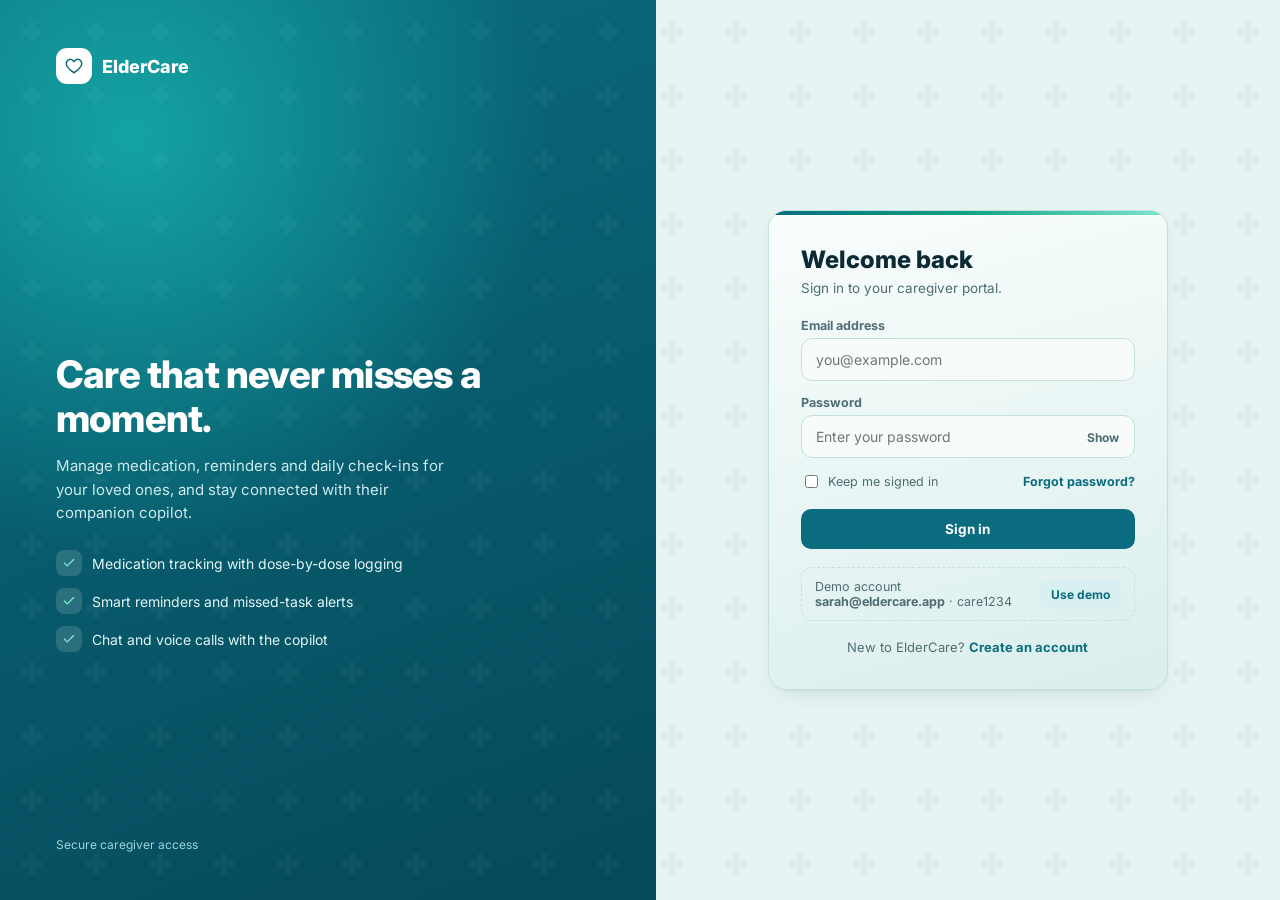
<file: caregiver-dashboard/index (1).html>
<!DOCTYPE html>
<html lang="en">
<head>
<meta charset="UTF-8">
<meta name="viewport" content="width=device-width, initial-scale=1.0, viewport-fit=cover, user-scalable=no">
<meta name="theme-color" content="#1E3A8A">
<title>ElderCare Dashboard</title>
<link rel="preconnect" href="https://fonts.googleapis.com">
<link href="https://fonts.googleapis.com/css2?family=Inter:wght@400;500;600;700;800&display=swap" rel="stylesheet">
<style>
  :root{
    --navy:#0A6C7E; --navy-dark:#05495A; --navy-tint:#D9F0F2;
    --teal:#12A383; --teal-tint:#DDF5EC;
    --orange:#D97706; --orange-tint:#FEF1DC;
    --red:#DC2626; --red-tint:#FDECEC;
    --green:#16A34A; --green-tint:#E3F7EA;
    --bg:#E6F3F2; --panel:#F5FBFA; --surface:#F7FCFB; --panel-tint:#DAEEEC; --border:#C6E0DE;
    --panel-grad:linear-gradient(165deg,#F9FEFD 0%,var(--panel-tint) 100%);
    --ink:#0B2A33; --ink-soft:#4F6D73; --ink-faint:#86A3A8;
    --radius:14px; --shadow:0 1px 2px rgba(5,73,90,.05),0 10px 24px -14px rgba(5,73,90,.22);
  }
  *{box-sizing:border-box;}
  body{margin:0;background:var(--bg);color:var(--ink);font-family:'Inter',sans-serif;-webkit-font-smoothing:antialiased;}
  button,input,select{font-family:inherit;}
  svg{display:block;}

  .app{display:grid;grid-template-columns:230px 1fr;min-height:100vh;}

  /* Sidebar */
  .sidebar{background:var(--panel-grad);border-right:1px solid var(--border);padding:22px 16px;display:flex;flex-direction:column;gap:22px;}
  .brand{display:flex;align-items:center;gap:9px;padding:0 6px;}
  .brand-icon{width:30px;height:30px;border-radius:9px;background:var(--navy);display:flex;align-items:center;justify-content:center;color:#fff;}
  .brand-text{font-weight:800;font-size:15px;color:var(--navy-dark);letter-spacing:-.2px;}
  .session-tag{padding:0 6px;font-size:12px;color:var(--teal);display:flex;align-items:center;gap:5px;font-weight:500;}
  .session-dot{width:6px;height:6px;border-radius:50%;background:var(--teal);}

  .nav{display:flex;flex-direction:column;gap:2px;}
  .nav-item{display:flex;align-items:center;gap:11px;padding:10px 12px;border-radius:9px;color:var(--ink-soft);font-size:13.5px;font-weight:500;border:none;background:transparent;text-align:left;width:100%;}
  .nav-item svg{flex:none;}
  .nav-item:hover{background:var(--navy-tint);color:var(--navy-dark);}
  .nav-item.active{background:var(--navy-tint);color:var(--navy-dark);font-weight:700;position:relative;}
  .nav-item.active::before{content:'';position:absolute;left:-16px;top:8px;bottom:8px;width:3px;background:var(--navy);border-radius:3px;}

  .sidebar-bottom{margin-top:auto;display:flex;flex-direction:column;gap:8px;}
  .emergency-btn{background:var(--red);color:#fff;border:none;padding:11px 12px;border-radius:10px;font-weight:700;font-size:13px;display:flex;align-items:center;justify-content:center;gap:8px;}
  .nav-item.logout{color:var(--ink-soft);}

  /* Header */
  .col{display:flex;flex-direction:column;}
  .header{background:var(--panel-grad);border-bottom:1px solid var(--border);padding:14px 28px;display:flex;align-items:center;justify-content:space-between;gap:16px;}
  .breadcrumb{font-size:12.5px;color:var(--ink-faint);}
  .breadcrumb b{color:var(--ink);font-weight:600;}
  .header-title{font-size:16px;font-weight:700;color:var(--navy-dark);}
  .search-box{display:flex;align-items:center;gap:8px;background:var(--bg);border:1px solid var(--border);border-radius:10px;padding:8px 12px;font-size:13px;color:var(--ink-faint);width:230px;}
  .header-right{display:flex;align-items:center;gap:16px;}
  .icon-btn-plain{background:none;border:none;color:var(--ink-soft);position:relative;padding:4px;}
  .notif-dot{position:absolute;top:2px;right:2px;width:7px;height:7px;background:var(--red);border-radius:50%;border:1.5px solid #fff;}
  .avatar-sm{width:32px;height:32px;border-radius:50%;background:var(--navy);color:#fff;display:flex;align-items:center;justify-content:center;font-size:12px;font-weight:700;}

  .main{padding:26px 32px 60px;max-width:1240px;}

  /* Generic cards */
  .card{position:relative;background:var(--panel-grad);border:1px solid var(--border);border-radius:var(--radius);box-shadow:var(--shadow);padding:20px 22px;overflow:hidden;}
  .card::before{content:'';position:absolute;top:0;left:0;right:0;height:3px;background:linear-gradient(90deg,var(--navy),var(--teal));}
  .row{display:flex;gap:18px;}
  .grid-3{display:grid;grid-template-columns:1fr 1fr 1fr;gap:18px;}
  .grid-2b1{display:grid;grid-template-columns:1.3fr 1fr;gap:18px;}
  .stack{display:flex;flex-direction:column;gap:18px;}
  @media (max-width:1050px){.grid-3,.grid-2b1{grid-template-columns:1fr;}}

  h1,h2,h3{margin:0;}
  .page-title{font-size:24px;font-weight:800;color:var(--ink);}
  .page-sub{color:var(--ink-soft);font-size:13.5px;margin-top:4px;}
  .section-title{font-size:15px;font-weight:700;margin-bottom:14px;display:flex;align-items:center;justify-content:between;gap:8px;}
  .label-eyebrow{font-size:11px;font-weight:700;letter-spacing:.6px;text-transform:uppercase;color:var(--ink-faint);}

  .btn{border:none;padding:10px 16px;border-radius:10px;font-size:13.5px;font-weight:700;display:inline-flex;align-items:center;gap:7px;}
  .btn-navy{background:var(--navy);color:#fff;}
  .btn-navy:hover{background:var(--navy-dark);}
  .btn-teal{background:var(--teal);color:#fff;}
  .btn-outline{background:var(--surface);color:var(--navy);border:1px solid var(--border);}
  .btn-outline:hover{border-color:var(--navy);}
  .btn-sm{padding:7px 12px;font-size:12.5px;border-radius:8px;}
  .btn-block{width:100%;justify-content:center;}

  .badge{font-size:11px;font-weight:700;padding:3px 9px;border-radius:20px;}
  .badge-teal{background:var(--teal-tint);color:var(--teal);}
  .badge-orange{background:var(--orange-tint);color:var(--orange);}
  .badge-red{background:var(--red-tint);color:var(--red);}
  .badge-green{background:var(--green-tint);color:var(--green);}
  .badge-gray{background:#F1F2F5;color:var(--ink-faint);}

  /* Dashboard */
  .status-grid{display:grid;grid-template-columns:repeat(3,1fr);gap:16px;margin-top:14px;}
  .status-box .label-eyebrow{margin-bottom:6px;}
  .status-val{font-size:14.5px;font-weight:700;display:flex;align-items:center;gap:6px;}
  .activity-item{display:flex;gap:12px;padding:11px 0;border-bottom:1px solid var(--border);}
  .activity-item:last-child{border-bottom:none;}
  .activity-icon{width:32px;height:32px;border-radius:9px;display:flex;align-items:center;justify-content:center;flex:none;}
  .activity-title{font-size:13.5px;font-weight:600;}
  .activity-desc{font-size:12.5px;color:var(--ink-soft);margin-top:1px;}
  .activity-time{font-size:11px;color:var(--ink-faint);margin-top:3px;}

  .bars{display:flex;align-items:flex-end;gap:8px;height:70px;margin:10px 0;}
  .bars .bar{flex:1;border-radius:5px 5px 2px 2px;background:var(--navy-tint);}
  .bars .bar.hi{background:var(--navy);}
  .big-num{font-size:30px;font-weight:800;}
  .donut{width:96px;height:96px;border-radius:50%;display:flex;align-items:center;justify-content:center;font-weight:800;font-size:19px;color:var(--teal);}
  .sparkline{margin-top:10px;}

  /* Elders list */
  .elder-card{display:flex;flex-direction:column;gap:12px;}
  .elder-top{display:flex;gap:12px;align-items:center;}
  .avatar-lg{width:48px;height:48px;border-radius:50%;background:var(--navy-tint);color:var(--navy);display:flex;align-items:center;justify-content:center;font-weight:800;font-size:16px;flex:none;}
  .elder-name{font-weight:700;font-size:15px;}
  .elder-meta{font-size:12.5px;color:var(--ink-soft);}

  /* Elder profile */
  .profile-banner{height:80px;background:linear-gradient(120deg,var(--navy),var(--navy-dark));border-radius:var(--radius) var(--radius) 0 0;}
  .profile-card{padding:0;overflow:hidden;}
  .profile-card::before{display:none;}
  .profile-body{padding:0 24px 22px;display:flex;gap:18px;align-items:flex-end;margin-top:-34px;flex-wrap:wrap;}
  .avatar-xl{width:88px;height:88px;border-radius:50%;background:var(--surface);border:4px solid var(--surface);box-shadow:var(--shadow);color:var(--navy);display:flex;align-items:center;justify-content:center;font-weight:800;font-size:28px;flex:none;}
  .profile-info{flex:1;padding-bottom:6px;}
  .profile-info h2{font-size:22px;font-weight:800;}
  .profile-tags{display:flex;gap:8px;margin-top:8px;flex-wrap:wrap;}
  .tag-chip{font-size:12px;font-weight:600;color:var(--ink-soft);background:var(--bg);border:1px solid var(--border);padding:3px 10px;border-radius:20px;display:flex;align-items:center;gap:5px;}

  .info-card-title{display:flex;align-items:center;gap:9px;font-weight:700;font-size:14.5px;margin-bottom:14px;}
  .info-card-icon{width:30px;height:30px;border-radius:9px;display:flex;align-items:center;justify-content:center;flex:none;}
  .kv-label{font-size:11px;text-transform:uppercase;letter-spacing:.5px;color:var(--ink-faint);font-weight:700;margin-bottom:3px;}
  .kv-val{font-size:14px;font-weight:600;margin-bottom:14px;}
  .condition-card{background:var(--bg);border-radius:11px;padding:13px 14px;}
  .condition-top{display:flex;justify-content:space-between;align-items:center;margin-bottom:5px;}
  .condition-name{font-weight:700;font-size:13.5px;}
  .condition-desc{font-size:12.5px;color:var(--ink-soft);}
  .vital-card{border-left:3px solid var(--teal);padding:14px 16px;background:var(--panel);border-radius:0 11px 11px 0;border-top:1px solid var(--border);border-right:1px solid var(--border);border-bottom:1px solid var(--border);}
  .vital-card.orange{border-left-color:var(--orange);}
  .vital-card.navy{border-left-color:var(--navy);}
  .vital-label{font-size:11px;font-weight:700;text-transform:uppercase;color:var(--ink-faint);letter-spacing:.5px;}
  .vital-num{font-size:24px;font-weight:800;margin:4px 0;}
  .vital-num span{font-size:13px;font-weight:600;color:var(--ink-soft);}
  .vital-trend{font-size:12px;color:var(--ink-soft);}
  .next-task-card{background:linear-gradient(120deg,var(--orange-tint),#FFF7EC);border:1px solid #F3D9AE;border-radius:var(--radius);padding:18px;}

  /* Medication page */
  .countdown-card{background:linear-gradient(120deg,var(--navy),var(--navy-dark));color:#fff;border-radius:var(--radius);padding:18px 20px;}
  .countdown-time{font-size:32px;font-weight:800;letter-spacing:-1px;}
  .alert-box{background:var(--orange-tint);border:1px solid #F3D9AE;border-radius:var(--radius);padding:14px 16px;display:flex;gap:10px;font-size:13px;color:#7C4A03;}
  .med-card{background:var(--surface);border:1px solid var(--border);border-radius:12px;padding:16px 18px;display:flex;flex-direction:column;gap:10px;}
  .med-card-top{display:flex;justify-content:space-between;align-items:flex-start;}
  .med-icon{width:36px;height:36px;border-radius:10px;background:var(--navy-tint);color:var(--navy);display:flex;align-items:center;justify-content:center;flex:none;}
  .med-title-row{display:flex;gap:10px;align-items:flex-start;}
  .med-name{font-weight:700;font-size:14.5px;}
  .med-dose{font-size:12.5px;color:var(--ink-soft);}
  .med-meta-row{display:flex;gap:18px;flex-wrap:wrap;font-size:12.5px;color:var(--ink-soft);align-items:center;}
  .med-meta-row .k{font-size:10.5px;text-transform:uppercase;letter-spacing:.4px;color:var(--ink-faint);display:block;font-weight:700;}
  .sched-icons{display:flex;gap:5px;}
  .med-footer{display:flex;justify-content:space-between;font-size:12px;color:var(--ink-faint);border-top:1px solid var(--border);padding-top:10px;}
  .dose-actions{display:flex;gap:6px;}

  .refill-row{margin-bottom:14px;}
  .refill-top{display:flex;justify-content:space-between;font-size:13px;margin-bottom:6px;}
  .refill-bar{height:6px;border-radius:4px;background:var(--border);overflow:hidden;}
  .refill-fill{height:100%;border-radius:4px;}
  .side-effect-item{padding:11px 0;border-bottom:1px solid var(--border);font-size:13px;}
  .side-effect-item:last-child{border-bottom:none;}
  .side-effect-top{display:flex;justify-content:space-between;font-weight:600;}
  .side-effect-time{font-size:11.5px;color:var(--ink-faint);}

  /* Reminders page */
  .week-strip{display:flex;gap:8px;margin:14px 0;}
  .week-day{flex:1;text-align:center;padding:10px 4px;border-radius:10px;border:1px solid var(--border);cursor:default;}
  .week-day.active{background:var(--navy);color:#fff;border-color:var(--navy);}
  .week-day .dow{font-size:10.5px;text-transform:uppercase;color:inherit;opacity:.7;}
  .week-day .dom{font-size:15px;font-weight:800;margin-top:2px;}
  .tabs{display:flex;gap:4px;background:var(--bg);border-radius:10px;padding:4px;width:fit-content;margin-bottom:14px;}
  .tab-btn{border:none;background:transparent;padding:7px 14px;border-radius:8px;font-size:13px;font-weight:600;color:var(--ink-soft);}
  .tab-btn.active{background:var(--surface);color:var(--navy-dark);box-shadow:var(--shadow);}
  .rem-row{display:flex;align-items:center;gap:14px;padding:13px 0;border-bottom:1px solid var(--border);}
  .rem-row:last-child{border-bottom:none;}
  .rem-time{width:64px;flex:none;font-size:12.5px;font-weight:700;color:var(--ink-soft);}
  .rem-body{flex:1;}
  .rem-name{font-weight:700;font-size:14px;}
  .rem-meta{font-size:12px;color:var(--ink-soft);margin-top:1px;}
  .missed-item{display:flex;gap:10px;padding:11px 0;border-bottom:1px solid #F5D4D4;}
  .missed-item:last-child{border-bottom:none;}
  .missed-dot{width:7px;height:7px;border-radius:50%;background:var(--red);margin-top:6px;flex:none;}
  .tip-card{background:linear-gradient(120deg,var(--navy),var(--navy-dark));color:#fff;border-radius:var(--radius);padding:18px;}
  .tip-card .label-eyebrow{color:#BDE6EA;}
  .tip-card p{font-size:12.5px;line-height:1.5;color:#D3EEF0;margin:8px 0 0;}

  .fab{position:fixed;bottom:26px;right:30px;width:56px;height:56px;border-radius:50%;background:var(--navy);color:#fff;border:none;display:flex;align-items:center;justify-content:center;box-shadow:0 8px 24px -6px rgba(10,108,126,.5);z-index:70;transition:transform .15s;}
  .fab:hover{transform:scale(1.06);}
  .fab-dot{position:absolute;top:4px;right:4px;width:11px;height:11px;border-radius:50%;background:var(--teal);border:2px solid #fff;}

  /* Chat drawer */
  .chat-overlay{position:fixed;inset:0;background:rgba(5,45,58,.35);display:none;z-index:80;}
  .chat-overlay.open{display:block;}
  .chat-drawer{position:fixed;top:0;right:0;bottom:0;width:400px;max-width:100vw;background:var(--panel-grad);box-shadow:-12px 0 32px -12px rgba(5,45,58,.25);display:flex;flex-direction:column;}
  .chat-head{padding:18px 20px;border-bottom:1px solid var(--border);display:flex;align-items:center;justify-content:space-between;background:linear-gradient(120deg,var(--navy),var(--navy-dark));color:#fff;}
  .chat-head-info{display:flex;align-items:center;gap:11px;}
  .chat-avatar{width:38px;height:38px;border-radius:50%;background:rgba(255,255,255,.15);display:flex;align-items:center;justify-content:center;flex:none;}
  .chat-title{font-weight:700;font-size:14.5px;}
  .chat-sub{font-size:11.5px;color:#BDE6EA;display:flex;align-items:center;gap:5px;}
  .chat-close{background:none;border:none;color:#fff;opacity:.85;}
  .chat-tabs{display:flex;border-bottom:1px solid var(--border);}
  .chat-tab{flex:1;border:none;background:none;padding:12px 0;font-size:13px;font-weight:700;color:var(--ink-faint);border-bottom:2px solid transparent;display:flex;align-items:center;justify-content:center;gap:6px;}
  .chat-tab.active{color:var(--navy);border-bottom-color:var(--navy);}

  .chat-body{flex:1;overflow-y:auto;padding:16px 18px;display:flex;flex-direction:column;gap:12px;background:var(--bg);}
  .msg{max-width:80%;padding:10px 13px;border-radius:14px;font-size:13.5px;line-height:1.45;}
  .msg.bot{background:var(--surface);border:1px solid var(--border);align-self:flex-start;border-bottom-left-radius:4px;}
  .msg.user{background:var(--navy);color:#fff;align-self:flex-end;border-bottom-right-radius:4px;}
  .msg-time{font-size:10px;color:var(--ink-faint);margin-top:4px;}
  .msg.user .msg-time{color:#BDE6EA;}
  .typing-dots{display:flex;gap:4px;padding:6px 4px;}
  .typing-dots span{width:6px;height:6px;border-radius:50%;background:var(--ink-faint);animation:blink 1.2s infinite ease-in-out;}
  .typing-dots span:nth-child(2){animation-delay:.2s;}
  .typing-dots span:nth-child(3){animation-delay:.4s;}
  @keyframes blink{0%,80%,100%{opacity:.25;}40%{opacity:1;}}

  .chat-input-row{padding:14px 16px;border-top:1px solid var(--border);display:flex;gap:8px;align-items:center;background:var(--surface);}
  .chat-input{flex:1;border:1px solid var(--border);border-radius:22px;padding:10px 16px;font-size:13.5px;}
  .chat-input:focus{outline:none;border-color:var(--navy);}
  .round-btn{width:38px;height:38px;border-radius:50%;border:none;display:flex;align-items:center;justify-content:center;flex:none;}
  .round-btn.mic{background:var(--navy-tint);color:var(--navy);}
  .round-btn.mic.listening{background:var(--red);color:#fff;animation:pulse-mic 1.1s infinite;}
  .round-btn.send{background:var(--navy);color:#fff;}
  @keyframes pulse-mic{0%{box-shadow:0 0 0 0 rgba(220,38,38,.4);}70%{box-shadow:0 0 0 9px rgba(220,38,38,0);}100%{box-shadow:0 0 0 0 rgba(220,38,38,0);}}

  .chat-suggest-row{display:flex;gap:6px;flex-wrap:wrap;padding:0 16px 12px;background:var(--bg);}
  .suggest-chip{border:1px solid var(--border);background:var(--surface);border-radius:20px;padding:6px 12px;font-size:12px;font-weight:600;color:var(--ink-soft);}
  .suggest-chip:hover{border-color:var(--navy);color:var(--navy);}

  /* Voice call panel */
  .call-panel{flex:1;display:flex;flex-direction:column;align-items:center;justify-content:center;gap:16px;padding:30px 20px;background:var(--bg);}
  .call-avatar-wrap{position:relative;width:130px;height:130px;display:flex;align-items:center;justify-content:center;}
  .call-avatar{width:96px;height:96px;border-radius:50%;background:var(--navy);color:#fff;display:flex;align-items:center;justify-content:center;font-size:15px;font-weight:700;z-index:2;}
  .pulse-ring{position:absolute;inset:0;border-radius:50%;border:2px solid var(--teal);opacity:0;}
  .call-avatar-wrap.active .pulse-ring{animation:ring 1.6s infinite;}
  .call-avatar-wrap.active .pulse-ring:nth-child(2){animation-delay:.5s;}
  @keyframes ring{0%{transform:scale(.75);opacity:.7;}100%{transform:scale(1.35);opacity:0;}}
  .call-status{font-size:13.5px;font-weight:700;color:var(--navy-dark);}
  .call-caption{font-size:13px;color:var(--ink-soft);text-align:center;min-height:38px;max-width:300px;}
  .call-actions{display:flex;gap:14px;margin-top:6px;}
  .call-btn{width:52px;height:52px;border-radius:50%;border:none;display:flex;align-items:center;justify-content:center;}
  .call-btn.end{background:var(--red);color:#fff;}
  .call-btn.mute{background:var(--surface);border:1px solid var(--border);color:var(--ink-soft);}
  .call-btn.mute.active{background:var(--navy-tint);color:var(--navy);border-color:var(--navy);}
  .call-btn.start{background:var(--teal);color:#fff;width:auto;padding:0 22px;border-radius:26px;font-weight:700;font-size:13.5px;gap:8px;display:inline-flex;}
  .call-hint{font-size:11.5px;color:var(--ink-faint);text-align:center;max-width:260px;}

  /* Modal */
  .overlay{position:fixed;inset:0;background:rgba(5,45,58,0.45);display:none;align-items:center;justify-content:center;z-index:60;padding:20px;}
  .overlay.open{display:flex;}
  .modal{background:var(--panel-grad);border-radius:16px;padding:24px;width:100%;max-width:420px;box-shadow:var(--shadow);}
  .modal h3{margin:0 0 16px;font-size:17px;}
  .field{margin-bottom:14px;}
  .field label{display:block;font-size:12.5px;font-weight:700;color:var(--ink-soft);margin-bottom:5px;}
  .field input,.field select{width:100%;border:1px solid var(--border);border-radius:9px;padding:9px 11px;font-size:14px;font-family:inherit;}
  .modal-actions{display:flex;justify-content:flex-end;gap:10px;margin-top:16px;}
  .empty-note{color:var(--ink-faint);font-size:13px;padding:10px 0;}

  /* ---------- Mobile / Flutter WebView ---------- */
  html{-webkit-text-size-adjust:100%;}
  body{-webkit-tap-highlight-color:transparent;}
  .row{flex-wrap:wrap;}
  .row > .vital-card{flex:1 1 150px;}
  @media (max-width:900px){
    .app{grid-template-columns:1fr;}
    .sidebar{position:fixed;left:0;right:0;bottom:0;top:auto;z-index:65;flex-direction:row;padding:6px 6px calc(6px + env(safe-area-inset-bottom));gap:0;border-right:none;border-top:1px solid var(--border);box-shadow:0 -8px 24px -14px rgba(5,45,58,.25);}
    .sidebar .brand,.sidebar .session-tag,.sidebar-bottom,.sidebar > .col{display:none;}
    .nav{flex-direction:row;width:100%;justify-content:space-between;}
    .nav-item{flex:1;flex-direction:column;gap:3px;padding:7px 2px;font-size:9.5px;text-align:center;align-items:center;justify-content:center;}
    .nav-item svg{width:20px;height:20px;}
    .nav-item.active::before{left:25%;right:25%;top:0;bottom:auto;width:auto;height:3px;border-radius:0 0 3px 3px;}
    .header{padding:calc(12px + env(safe-area-inset-top)) 16px 12px;position:sticky;top:0;z-index:40;}
    .search-box{display:none;}
    .header-right{gap:12px;}
    .main{padding:18px 16px calc(100px + env(safe-area-inset-bottom));}
    .page-title{font-size:21px;}
    .status-grid{grid-template-columns:1fr 1fr 1fr;gap:10px;}
    .profile-body{padding:0 16px 18px;}
    .fab{bottom:calc(84px + env(safe-area-inset-bottom));right:16px;}
    .chat-drawer{width:100vw;}
    .chat-head{padding-top:calc(16px + env(safe-area-inset-top));}
    .chat-input-row{padding-bottom:calc(12px + env(safe-area-inset-bottom));}
    .chat-input,.field input,.field select{font-size:16px;}
    .modal{max-height:90vh;overflow-y:auto;}
    .rem-time{width:56px;}
    .week-day{padding:8px 2px;}
    .week-day .dom{font-size:13px;}
  }
  @media (max-width:420px){
    .status-grid{grid-template-columns:1fr;}
    .rem-row{flex-wrap:wrap;}
    .med-meta-row{gap:12px;}
  }
  /* ---------- Medical theme ---------- */
  body{background-color:var(--bg);background-image:url("data:image/svg+xml,%3Csvg xmlns='http://www.w3.org/2000/svg' width='64' height='64'%3E%3Cpath d='M29 22h6v7h7v6h-7v7h-6v-7h-7v-6h7z' fill='%230A6C7E' fill-opacity='0.055'/%3E%3C/svg%3E");}
  .sidebar{background:linear-gradient(180deg,#0A6C7E 0%,#05495A 100%);border-right:none;}
  .brand-text{color:#fff;}
  .brand-icon{background:#fff;color:var(--navy);}
  .session-tag{color:#8BE8D2;} .session-dot{background:#8BE8D2;}
  .nav-item{color:#BDE6EA;}
  .nav-item:hover{background:rgba(255,255,255,.10);color:#fff;}
  .nav-item.active{background:rgba(255,255,255,.16);color:#fff;}
  .nav-item.active::before{background:#7FE6D0;}
  .nav-item.logout{color:#BDE6EA;}
  .card::before{background:linear-gradient(90deg,var(--navy),var(--teal) 60%,#7FE6D0);}
  .header{background:linear-gradient(165deg,#F9FEFD 0%,#E3F3F1 100%);}

  /* ---------- Login ---------- */
  body.logged-out .app, body.logged-out .fab{display:none;}
  body:not(.logged-out) #loginScreen{display:none;}
  .login{min-height:100vh;display:grid;grid-template-columns:1.05fr 1fr;}
  .login-hero{position:relative;overflow:hidden;color:#fff;padding:48px 56px;display:flex;flex-direction:column;justify-content:space-between;
    background:radial-gradient(circle at 20% 15%,#14A3A3 0%,transparent 45%),linear-gradient(160deg,#0A6C7E 0%,#05495A 100%);}
  .login-hero::before{content:'';position:absolute;inset:0;opacity:.5;background-image:url("data:image/svg+xml,%3Csvg xmlns='http://www.w3.org/2000/svg' width='64' height='64'%3E%3Cpath d='M29 22h6v7h7v6h-7v7h-6v-7h-7v-6h7z' fill='white' fill-opacity='0.07'/%3E%3C/svg%3E");}
  .login-hero > *{position:relative;}
  .login-brand{display:flex;align-items:center;gap:10px;font-weight:800;font-size:18px;}
  .login-brand .brand-icon{width:36px;height:36px;border-radius:11px;}
  .login-hero h1{font-size:38px;line-height:1.15;font-weight:800;letter-spacing:-.8px;margin:0 0 14px;max-width:440px;}
  .login-hero p{font-size:15px;color:#CDEBEE;max-width:400px;line-height:1.55;margin:0 0 26px;}
  .ecg{width:100%;max-width:440px;height:auto;margin-bottom:24px;display:block;}
  .ecg path{fill:none;stroke:#7FE6D0;stroke-width:2.5;stroke-linecap:round;stroke-linejoin:round;stroke-dasharray:100;stroke-dashoffset:100;animation:ecg 3.6s ease-in-out infinite;}
  @keyframes ecg{0%{stroke-dashoffset:100;}55%{stroke-dashoffset:0;}80%{stroke-dashoffset:0;}100%{stroke-dashoffset:-100;}}
  .login-points{display:flex;flex-direction:column;gap:12px;font-size:14px;color:#E3F6F7;}
  .login-points div{display:flex;align-items:center;gap:10px;}
  .login-points .dot{width:26px;height:26px;border-radius:8px;background:rgba(255,255,255,.14);display:flex;align-items:center;justify-content:center;flex:none;}
  .login-foot{font-size:12px;color:#9ED3DA;}
  .login-side{display:flex;align-items:center;justify-content:center;padding:32px 24px;}
  .login-card{width:100%;max-width:400px;background:var(--panel-grad);border:1px solid var(--border);border-radius:18px;box-shadow:var(--shadow);padding:34px 32px;position:relative;overflow:hidden;}
  .login-card::before{content:'';position:absolute;top:0;left:0;right:0;height:4px;background:linear-gradient(90deg,var(--navy),var(--teal),#7FE6D0);}
  .login-card h2{margin:0;font-size:24px;font-weight:800;color:var(--ink);}
  .login-card .sub{color:var(--ink-soft);font-size:13.5px;margin:6px 0 22px;}
  .input-wrap{position:relative;}
  .input-wrap input{width:100%;border:1px solid var(--border);background:var(--surface);border-radius:11px;padding:12px 14px;font-size:14px;font-family:inherit;color:var(--ink);}
  .input-wrap input:focus{outline:none;border-color:var(--navy);box-shadow:0 0 0 3px rgba(10,108,126,.15);}
  .input-wrap .toggle-pw{position:absolute;right:8px;top:50%;transform:translateY(-50%);border:none;background:none;color:var(--ink-soft);font-size:12px;font-weight:700;padding:6px 8px;}
  .login-row{display:flex;justify-content:space-between;align-items:center;font-size:12.5px;margin:2px 0 18px;color:var(--ink-soft);}
  .login-row label{display:flex;align-items:center;gap:7px;}
  .login-row a{color:var(--navy);font-weight:700;text-decoration:none;cursor:pointer;}
  .login-error{display:none;background:var(--red-tint);color:var(--red);border:1px solid #F5C9C9;border-radius:10px;padding:9px 12px;font-size:13px;margin-bottom:14px;}
  .login-error.show{display:block;}
  .demo-box{margin-top:18px;border:1px dashed var(--border);border-radius:11px;padding:11px 13px;font-size:12.5px;color:var(--ink-soft);display:flex;justify-content:space-between;align-items:center;gap:10px;}
  .demo-box button{border:none;background:var(--navy-tint);color:var(--navy);font-weight:700;font-size:12px;padding:7px 11px;border-radius:8px;white-space:nowrap;}
  @media (max-width:900px){
    .login{grid-template-columns:1fr;grid-template-rows:auto 1fr;}
    .login-hero{padding:calc(24px + env(safe-area-inset-top)) 24px 22px;gap:14px;}
    .login-hero h1{font-size:24px;margin-bottom:6px;}
    .login-hero p,.login-points,.login-foot,.ecg{display:none;}
    .login-side{align-items:flex-start;padding:20px 16px calc(24px + env(safe-area-inset-bottom));}
    .login-card{padding:26px 22px;}
    .input-wrap input{font-size:16px;}
  }
  .grid-2b1{align-items:start;}
  @media (min-width:901px){.sidebar{position:sticky;top:0;height:100vh;overflow-y:auto;}}
  .input-wrap select{width:100%;border:1px solid var(--border);background:var(--surface);border-radius:11px;padding:12px 14px;font-size:14px;font-family:inherit;color:var(--ink);}
  .input-wrap select:focus{outline:none;border-color:var(--navy);box-shadow:0 0 0 3px rgba(10,108,126,.15);}
  .strength{margin-top:8px;}
  .strength-bar{height:5px;border-radius:4px;background:var(--border);overflow:hidden;}
  .strength-bar span{display:block;height:100%;width:0;border-radius:4px;transition:width .2s,background .2s;}
  .strength-label{font-size:11.5px;color:var(--ink-faint);margin-top:5px;}
  .auth-switch{text-align:center;font-size:13px;color:var(--ink-soft);margin-top:18px;}
  .auth-switch a{color:var(--navy);font-weight:700;cursor:pointer;}
  @media (max-width:900px){.input-wrap select{font-size:16px;}}
</style>
</head>
<body class="logged-out">

<section class="login" id="loginScreen">
  <div class="login-hero">
    <div class="login-brand"><div class="brand-icon"><svg width="18" height="18" viewBox="0 0 24 24" fill="none" stroke="currentColor" stroke-width="2"><path d="M12 21s-7-4.35-9.5-9C.5 7.5 3 3 7 3c2 0 3.5 1 5 3 1.5-2 3-3 5-3 4 0 6.5 4.5 4.5 9-2.5 4.65-9.5 9-9.5 9z"/></svg></div>ElderCare</div>
    <div>
      <svg class="ecg" viewBox="0 0 440 60"><path pathLength="100" d="M0 32 H110 L128 32 L140 8 L158 54 L172 20 L184 32 H260 L276 32 L288 14 L304 48 L316 32 H440"/></svg>
      <h1>Care that never misses a moment.</h1>
      <p>Manage medication, reminders and daily check-ins for your loved ones, and stay connected with their companion copilot.</p>
      <div class="login-points">
        <div><span class="dot"><svg width="14" height="14" viewBox="0 0 24 24" fill="none" stroke="#7FE6D0" stroke-width="2.2" stroke-linecap="round" stroke-linejoin="round"><polyline points="20 6 9 17 4 12"/></svg></span>Medication tracking with dose-by-dose logging</div>
        <div><span class="dot"><svg width="14" height="14" viewBox="0 0 24 24" fill="none" stroke="#7FE6D0" stroke-width="2.2" stroke-linecap="round" stroke-linejoin="round"><polyline points="20 6 9 17 4 12"/></svg></span>Smart reminders and missed-task alerts</div>
        <div><span class="dot"><svg width="14" height="14" viewBox="0 0 24 24" fill="none" stroke="#7FE6D0" stroke-width="2.2" stroke-linecap="round" stroke-linejoin="round"><polyline points="20 6 9 17 4 12"/></svg></span>Chat and voice calls with the copilot</div>
      </div>
    </div>
    <div class="login-foot">Secure caregiver access</div>
  </div>

  <div class="login-side">
    <div class="login-card">
      <h2 id="authTitle">Welcome back</h2>
      <div class="sub" id="authSub">Sign in to your caregiver portal.</div>
      <div class="login-error" id="loginError"></div>
      <div id="loginForm">
      <div class="field"><label>Email address</label>
        <div class="input-wrap"><input id="loginEmail" type="email" autocomplete="username" placeholder="you@example.com" onkeydown="if(event.key==='Enter')doLogin()"></div></div>
      <div class="field"><label>Password</label>
        <div class="input-wrap"><input id="loginPassword" type="password" autocomplete="current-password" placeholder="Enter your password" onkeydown="if(event.key==='Enter')doLogin()"><button class="toggle-pw" type="button" onclick="togglePw()" id="pwToggle">Show</button></div></div>
      <div class="login-row">
        <label><input type="checkbox" id="rememberMe" style="width:auto;"> Keep me signed in</label>
        <a onclick="forgotPassword()">Forgot password?</a>
      </div>
      <button class="btn btn-navy btn-block" id="loginBtn" onclick="doLogin()" style="padding:12px;">Sign in</button>
      <div class="demo-box"><span>Demo account<br><b>sarah@eldercare.app</b> · care1234</span><button type="button" onclick="fillDemo()">Use demo</button></div>
      </div>

      <div id="registerForm" style="display:none;">
        <div class="field"><label>Full name</label><div class="input-wrap"><input id="regName" type="text" autocomplete="name" placeholder="e.g. Sarah Anderson"></div></div>
        <div class="field"><label>Email address</label><div class="input-wrap"><input id="regEmail" type="email" autocomplete="email" placeholder="you@example.com"></div></div>
        <div class="field"><label>Phone number <span style="font-weight:500;color:var(--ink-faint);">(optional)</span></label><div class="input-wrap"><input id="regPhone" type="tel" autocomplete="tel" placeholder="+91 98xxxxxxxx"></div></div>
        <div class="field"><label>I am a</label><div class="input-wrap"><select id="regRole"><option value="family">Family caregiver</option><option value="nurse">Professional nurse / caretaker</option><option value="other">Other</option></select></div></div>
        <div class="field"><label>Password</label>
          <div class="input-wrap"><input id="regPassword" type="password" autocomplete="new-password" placeholder="At least 8 characters" oninput="updateStrength()"><button class="toggle-pw" type="button" onclick="toggleRegPw()" id="regPwToggle">Show</button></div>
          <div class="strength"><div class="strength-bar"><span id="strengthFill"></span></div><div class="strength-label" id="strengthLabel">Use 8+ characters with letters and numbers</div></div></div>
        <div class="field"><label>Confirm password</label><div class="input-wrap"><input id="regConfirm" type="password" autocomplete="new-password" placeholder="Re-enter your password" onkeydown="if(event.key==='Enter')doRegister()"></div></div>
        <div class="login-row" style="margin-bottom:16px;"><label style="align-items:flex-start;"><input type="checkbox" id="regTerms" style="width:auto;margin-top:2px;"> <span>I agree to the Terms of Service and Privacy Policy, and I'm authorised to manage care information for the people I add.</span></label></div>
        <button class="btn btn-navy btn-block" id="registerBtn" onclick="doRegister()" style="padding:12px;">Create account</button>
      </div>

      <div class="auth-switch" id="authSwitch">New to ElderCare? <a onclick="setAuthMode('register')">Create an account</a></div>
    </div>
  </div>
</section>

<div class="app">
  <aside class="sidebar">
    <div class="col" style="gap:4px;">
      <div class="brand">
        <div class="brand-icon">
          <svg width="16" height="16" viewBox="0 0 24 24" fill="none" stroke="currentColor" stroke-width="2"><path d="M12 21s-7-4.35-9.5-9C.5 7.5 3 3 7 3c2 0 3.5 1 5 3 1.5-2 3-3 5-3 4 0 6.5 4.5 4.5 9-2.5 4.65-9.5 9-9.5 9z"/></svg>
        </div>
        <div class="brand-text">ElderCare</div>
      </div>
      <div class="session-tag"><span class="session-dot"></span> Active session</div>
    </div>

    <nav class="nav" id="navList"></nav>

    <div class="sidebar-bottom">
      <button class="emergency-btn" onclick="alert('Emergency alert sent to on-call caretaker and emergency contact.')">
        <svg width="15" height="15" viewBox="0 0 24 24" fill="none" stroke="currentColor" stroke-width="2"><path d="M10.29 3.86 1.82 18a2 2 0 0 0 1.71 3h16.94a2 2 0 0 0 1.71-3L13.71 3.86a2 2 0 0 0-3.42 0z"/><line x1="12" y1="9" x2="12" y2="13"/><line x1="12" y1="17" x2="12.01" y2="17"/></svg>
        Emergency Alert
      </button>
      <button class="nav-item logout" onclick="logout()">
        <svg width="17" height="17" viewBox="0 0 24 24" fill="none" stroke="currentColor" stroke-width="2"><path d="M9 21H5a2 2 0 0 1-2-2V5a2 2 0 0 1 2-2h4"/><polyline points="16 17 21 12 16 7"/><line x1="21" y1="12" x2="9" y2="12"/></svg>
        Log out
      </button>
    </div>
  </aside>

  <div class="col">
    <header class="header">
      <div>
        <div class="breadcrumb" id="breadcrumb">Dashboard</div>
        <div class="header-title" id="headerTitle">Overview</div>
      </div>
      <div class="header-right">
        <div class="search-box">
          <svg width="14" height="14" viewBox="0 0 24 24" fill="none" stroke="currentColor" stroke-width="2"><circle cx="11" cy="11" r="7"/><line x1="21" y1="21" x2="16.65" y2="16.65"/></svg>
          Search...
        </div>
        <button class="icon-btn-plain"><svg width="19" height="19" viewBox="0 0 24 24" fill="none" stroke="currentColor" stroke-width="2"><path d="M18 8a6 6 0 0 0-12 0c0 7-3 9-3 9h18s-3-2-3-9"/><path d="M13.73 21a2 2 0 0 1-3.46 0"/></svg><span class="notif-dot"></span></button>
        <div class="avatar-sm" id="headerAvatar">SA</div>
      </div>
    </header>

    <main class="main" id="view"></main>
  </div>
</div>

<div class="overlay" id="medOverlay">
  <div class="modal">
    <h3>Add medication</h3>
    <div class="field"><label>Medication name</label><input id="medNameInput" placeholder="e.g. Lisinopril"></div>
    <div class="field"><label>Dosage</label><input id="medDoseInput" placeholder="e.g. 10 mg"></div>
    <div class="field"><label>Times per day (24h, comma separated)</label><input id="medTimesInput" placeholder="e.g. 08:00, 20:00"></div>
    <div class="field"><label>Dietary instruction</label>
      <select id="medDietInput"><option>After Food</option><option>Before Food</option><option>Anytime</option></select>
    </div>
    <div class="modal-actions">
      <button class="btn btn-outline" onclick="closeModal('medOverlay')">Cancel</button>
      <button class="btn btn-navy" onclick="saveMedication()">Save medication</button>
    </div>
  </div>
</div>

<div class="overlay" id="remOverlay">
  <div class="modal">
    <h3>Add reminder</h3>
    <div class="field"><label>What's the reminder?</label><input id="remTitleInput" placeholder="e.g. Afternoon walk"></div>
    <div class="field"><label>Time</label><input id="remTimeInput" type="time" value="09:00"></div>
    <div class="field"><label>Category</label>
      <select id="remTypeInput"><option>Wellness</option><option>Appointment</option><option>Hydration</option><option>Supplement</option></select>
    </div>
    <div class="modal-actions">
      <button class="btn btn-outline" onclick="closeModal('remOverlay')">Cancel</button>
      <button class="btn btn-navy" onclick="saveReminder()">Save reminder</button>
    </div>
  </div>
</div>

<button class="fab" onclick="openChat()" title="Talk to the Copilot">
  <svg width="22" height="22" viewBox="0 0 24 24" fill="none" stroke="currentColor" stroke-width="2" stroke-linecap="round" stroke-linejoin="round"><path d="M21 11.5a8.5 8.5 0 0 1-8.5 8.5c-1.3 0-2.5-.3-3.6-.8L3 21l1.8-5.4A8.5 8.5 0 1 1 21 11.5z"/></svg>
  <span class="fab-dot"></span>
</button>

<div class="chat-overlay" id="chatOverlay" onclick="if(event.target===this)closeChat()">
  <div class="chat-drawer">
    <div class="chat-head">
      <div class="chat-head-info">
        <div class="chat-avatar">
          <svg width="19" height="19" viewBox="0 0 24 24" fill="none" stroke="#fff" stroke-width="2" stroke-linecap="round" stroke-linejoin="round"><path d="M12 21s-7-4.35-9.5-9C.5 7.5 3 3 7 3c2 0 3.5 1 5 3 1.5-2 3-3 5-3 4 0 6.5 4.5 4.5 9-2.5 4.65-9.5 9-9.5 9z"/></svg>
        </div>
        <div>
          <div class="chat-title">Companion Copilot</div>
          <div class="chat-sub" id="chatSubtitle">● Watching over Arthur Jenkins</div>
        </div>
      </div>
      <button class="chat-close" onclick="closeChat()">
        <svg width="18" height="18" viewBox="0 0 24 24" fill="none" stroke="currentColor" stroke-width="2"><line x1="18" y1="6" x2="6" y2="18"/><line x1="6" y1="6" x2="18" y2="18"/></svg>
      </button>
    </div>

    <div class="chat-tabs">
      <button class="chat-tab active" id="tabMessageBtn" onclick="setChatMode('message')">
        <svg width="15" height="15" viewBox="0 0 24 24" fill="none" stroke="currentColor" stroke-width="2"><path d="M21 11.5a8.5 8.5 0 0 1-8.5 8.5c-1.3 0-2.5-.3-3.6-.8L3 21l1.8-5.4A8.5 8.5 0 1 1 21 11.5z"/></svg>
        Message
      </button>
      <button class="chat-tab" id="tabVoiceBtn" onclick="setChatMode('voice')">
        <svg width="15" height="15" viewBox="0 0 24 24" fill="none" stroke="currentColor" stroke-width="2"><path d="M12 2a3 3 0 0 0-3 3v6a3 3 0 0 0 6 0V5a3 3 0 0 0-3-3z"/><path d="M19 10v1a7 7 0 0 1-14 0v-1"/><line x1="12" y1="18" x2="12" y2="22"/></svg>
        Voice call
      </button>
    </div>

    <div id="messageMode" style="display:flex;flex-direction:column;flex:1;min-height:0;">
      <div class="chat-body" id="chatBody"></div>
      <div class="chat-suggest-row" id="suggestRow"></div>
      <div class="chat-input-row">
        <button class="round-btn mic" id="chatMicBtn" onclick="toggleDictation()" title="Speak your message">
          <svg width="16" height="16" viewBox="0 0 24 24" fill="none" stroke="currentColor" stroke-width="2"><path d="M12 2a3 3 0 0 0-3 3v6a3 3 0 0 0 6 0V5a3 3 0 0 0-3-3z"/><path d="M19 10v1a7 7 0 0 1-14 0v-1"/><line x1="12" y1="18" x2="12" y2="22"/></svg>
        </button>
        <input class="chat-input" id="chatInput" placeholder="Ask about meds, mood, reminders..." onkeydown="if(event.key==='Enter')sendChatMessage()">
        <button class="round-btn send" onclick="sendChatMessage()">
          <svg width="16" height="16" viewBox="0 0 24 24" fill="none" stroke="currentColor" stroke-width="2"><line x1="22" y1="2" x2="11" y2="13"/><polygon points="22 2 15 22 11 13 2 9 22 2"/></svg>
        </button>
      </div>
    </div>

    <div id="voiceMode" style="display:none;flex:1;min-height:0;flex-direction:column;">
      <div class="call-panel">
        <div class="call-avatar-wrap" id="callAvatarWrap">
          <div class="pulse-ring"></div><div class="pulse-ring"></div>
          <div class="call-avatar" id="callAvatarInitials">C</div>
        </div>
        <div class="call-status" id="callStatus">Ready to call</div>
        <div class="call-caption" id="callCaption">Start a voice call to talk hands-free with the copilot about today's care plan.</div>

        <div id="callStartRow">
          <button class="call-btn start" onclick="startVoiceCall()">
            <svg width="15" height="15" viewBox="0 0 24 24" fill="none" stroke="currentColor" stroke-width="2"><path d="M22 16.9v3a2 2 0 0 1-2.2 2 19.8 19.8 0 0 1-8.6-3 19.5 19.5 0 0 1-6-6 19.8 19.8 0 0 1-3-8.7A2 2 0 0 1 4.1 2h3a2 2 0 0 1 2 1.7c.1 1 .4 2 .8 3a2 2 0 0 1-.4 2.1L8.1 10a16 16 0 0 0 6 6l1.2-1.4a2 2 0 0 1 2.1-.4c1 .4 2 .7 3 .8a2 2 0 0 1 1.6 2z"/></svg>
            Start voice call
          </button>
        </div>
        <div class="call-actions" id="callActiveRow" style="display:none;">
          <button class="call-btn mute" id="muteBtn" onclick="toggleMute()">
            <svg width="18" height="18" viewBox="0 0 24 24" fill="none" stroke="currentColor" stroke-width="2"><path d="M12 2a3 3 0 0 0-3 3v6a3 3 0 0 0 6 0V5a3 3 0 0 0-3-3z"/><path d="M19 10v1a7 7 0 0 1-14 0v-1"/><line x1="12" y1="18" x2="12" y2="22"/></svg>
          </button>
          <button class="call-btn end" onclick="endVoiceCall()">
            <svg width="18" height="18" viewBox="0 0 24 24" fill="none" stroke="currentColor" stroke-width="2"><path d="M10.68 13.31a16 16 0 0 0 3.41 2.6l1.27-1.27a1 1 0 0 1 1.05-.24 11.4 11.4 0 0 0 3.58.57 1 1 0 0 1 1 1V19a1 1 0 0 1-1 1A18 18 0 0 1 2 3a1 1 0 0 1 1-1h3.5a1 1 0 0 1 1 1 11.4 11.4 0 0 0 .57 3.58 1 1 0 0 1-.24 1.05z" style="opacity:.4"/><line x1="1" y1="1" x2="23" y2="23"/></svg>
          </button>
        </div>
        <div class="call-hint" id="callHint"></div>
      </div>
    </div>
  </div>
</div>

<script>
/* ---------------- icons ---------------- */
function icon(name, size=18, color='currentColor'){
  const s = `width="${size}" height="${size}" viewBox="0 0 24 24" fill="none" stroke="${color}" stroke-width="2" stroke-linecap="round" stroke-linejoin="round"`;
  const map = {
    grid:`<svg ${s}><rect x="3" y="3" width="7" height="7" rx="1.5"/><rect x="14" y="3" width="7" height="7" rx="1.5"/><rect x="3" y="14" width="7" height="7" rx="1.5"/><rect x="14" y="14" width="7" height="7" rx="1.5"/></svg>`,
    user:`<svg ${s}><circle cx="12" cy="8" r="4"/><path d="M4 21c0-4 3.5-6 8-6s8 2 8 6"/></svg>`,
    pill:`<svg ${s}><rect x="4" y="9" width="16" height="6" rx="3" transform="rotate(-30 12 12)"/><line x1="12" y1="8" x2="12" y2="16" transform="rotate(-30 12 12)"/></svg>`,
    clock:`<svg ${s}><circle cx="12" cy="12" r="9"/><polyline points="12 7 12 12 15.5 14"/></svg>`,
    bar:`<svg ${s}><line x1="5" y1="20" x2="5" y2="10"/><line x1="12" y1="20" x2="12" y2="4"/><line x1="19" y1="20" x2="19" y2="14"/></svg>`,
    message:`<svg ${s}><path d="M21 11.5a8.5 8.5 0 0 1-8.5 8.5c-1.3 0-2.5-.3-3.6-.8L3 21l1.8-5.4A8.5 8.5 0 1 1 21 11.5z"/></svg>`,
    settings:`<svg ${s}><circle cx="12" cy="12" r="3"/><path d="M19.4 15a1.7 1.7 0 0 0 .3 1.9l.1.1a2 2 0 1 1-2.8 2.8l-.1-.1a1.7 1.7 0 0 0-1.9-.3 1.7 1.7 0 0 0-1 1.5V21a2 2 0 1 1-4 0v-.1a1.7 1.7 0 0 0-1.1-1.6 1.7 1.7 0 0 0-1.9.3l-.1.1a2 2 0 1 1-2.8-2.8l.1-.1a1.7 1.7 0 0 0 .3-1.9 1.7 1.7 0 0 0-1.5-1H3a2 2 0 1 1 0-4h.1a1.7 1.7 0 0 0 1.6-1.1 1.7 1.7 0 0 0-.3-1.9l-.1-.1a2 2 0 1 1 2.8-2.8l.1.1a1.7 1.7 0 0 0 1.9.3H9a1.7 1.7 0 0 0 1-1.5V3a2 2 0 1 1 4 0v.1a1.7 1.7 0 0 0 1 1.5 1.7 1.7 0 0 0 1.9-.3l.1-.1a2 2 0 1 1 2.8 2.8l-.1.1a1.7 1.7 0 0 0-.3 1.9V9c.3.6.9 1 1.5 1H21a2 2 0 1 1 0 4h-.1a1.7 1.7 0 0 0-1.5 1z"/></svg>`,
    phone:`<svg ${s}><path d="M22 16.9v3a2 2 0 0 1-2.2 2 19.8 19.8 0 0 1-8.6-3 19.5 19.5 0 0 1-6-6 19.8 19.8 0 0 1-3-8.7A2 2 0 0 1 4.1 2h3a2 2 0 0 1 2 1.7c.1 1 .4 2 .8 3a2 2 0 0 1-.4 2.1L8.1 10a16 16 0 0 0 6 6l1.2-1.4a2 2 0 0 1 2.1-.4c1 .4 2 .7 3 .8a2 2 0 0 1 1.6 2z"/></svg>`,
    calendar:`<svg ${s}><rect x="3" y="5" width="18" height="16" rx="2"/><line x1="16" y1="3" x2="16" y2="7"/><line x1="8" y1="3" x2="8" y2="7"/><line x1="3" y1="10" x2="21" y2="10"/></svg>`,
    edit:`<svg ${s}><path d="M12 20h9"/><path d="M16.5 3.5a2.1 2.1 0 0 1 3 3L7 19l-4 1 1-4z"/></svg>`,
    more:`<svg ${s}><circle cx="12" cy="5" r="1.3"/><circle cx="12" cy="12" r="1.3"/><circle cx="12" cy="19" r="1.3"/></svg>`,
    alert:`<svg ${s}><path d="M10.3 3.9 1.8 18a2 2 0 0 0 1.7 3h17a2 2 0 0 0 1.7-3L13.7 3.9a2 2 0 0 0-3.4 0z"/><line x1="12" y1="9" x2="12" y2="13"/><line x1="12" y1="17" x2="12.01" y2="17"/></svg>`,
    check:`<svg ${s}><circle cx="12" cy="12" r="9"/><polyline points="8 12.5 11 15.5 16 9"/></svg>`,
    sun:`<svg ${s}><circle cx="12" cy="12" r="4"/><line x1="12" y1="2" x2="12" y2="4"/><line x1="12" y1="20" x2="12" y2="22"/><line x1="4.2" y1="4.2" x2="5.6" y2="5.6"/><line x1="18.4" y1="18.4" x2="19.8" y2="19.8"/><line x1="2" y1="12" x2="4" y2="12"/><line x1="20" y1="12" x2="22" y2="12"/><line x1="4.2" y1="19.8" x2="5.6" y2="18.4"/><line x1="18.4" y1="5.6" x2="19.8" y2="4.2"/></svg>`,
    moon:`<svg ${s}><path d="M20 14.5A8.5 8.5 0 1 1 9.5 4a7 7 0 0 0 10.5 10.5z"/></svg>`,
    droplet:`<svg ${s}><path d="M12 2s6.5 7.2 6.5 12A6.5 6.5 0 0 1 5.5 14C5.5 9.2 12 2 12 2z"/></svg>`,
    heart:`<svg ${s}><path d="M12 21s-7-4.35-9.5-9C.5 7.5 3 3 7 3c2 0 3.5 1 5 3 1.5-2 3-3 5-3 4 0 6.5 4.5 4.5 9-2.5 4.65-9.5 9-9.5 9z"/></svg>`,
    activity:`<svg ${s}><polyline points="2 12 7 12 9 6 14 18 16 12 22 12"/></svg>`,
    plus:`<svg ${s}><line x1="12" y1="5" x2="12" y2="19"/><line x1="5" y1="12" x2="19" y2="12"/></svg>`,
    chevronL:`<svg ${s}><polyline points="15 18 9 12 15 6"/></svg>`,
    chevronR:`<svg ${s}><polyline points="9 18 15 12 9 6"/></svg>`,
    smile:`<svg ${s}><circle cx="12" cy="12" r="9"/><path d="M8 14s1.5 2 4 2 4-2 4-2"/><line x1="9" y1="9" x2="9.01" y2="9"/><line x1="15" y1="9" x2="15.01" y2="9"/></svg>`,
    battery:`<svg ${s}><rect x="1" y="7" width="18" height="10" rx="2"/><line x1="22" y1="10" x2="22" y2="14"/></svg>`,
    wifi:`<svg ${s}><path d="M5 12.5a11 11 0 0 1 14 0"/><path d="M8.5 16a6 6 0 0 1 7 0"/><line x1="12" y1="19.5" x2="12.01" y2="19.5"/></svg>`,
  };
  return map[name] || '';
}

/* ---------------- data ---------------- */
const caregiver = {name:'Sarah', initials:'SA'};

const elders = {
  arthur:{
    id:'arthur', name:'Arthur Jenkins', age:78, gender:'Male', blood:'O+ Positive',
    emergency:{name:'Eleanor Jenkins (Daughter)', phone:'+1 (555) 0123-4567'},
    doctor:{name:'Dr. Samuel Richardson', spec:'Geriatric Cardiology', hospital:'St. Jude Medical Center'},
    caretaker:{name:'Marcus Sterling', role:'Head Night Nurse', status:'Currently active'},
    languages:['English (Native)','Spanish (Fluent)'],
    conditions:[
      {name:'Hypertension', status:'STABLE', desc:'Diagnosed 2018. Managed by Lisinopril 10mg daily.'},
      {name:'Type 2 Diabetes', status:'REVIEW NEEDED', desc:'Morning glucose levels trending high last 3 days.'},
      {name:'Osteoarthritis', status:'STABLE', desc:'Periodic knee pain. Physiotherapy twice weekly.'},
    ],
    vitals:{heart:'72', glucose:'145', sleep:'8.5'},
    nextTask:{time:'14:00', title:'Afternoon Medication', desc:'Blood pressure & glucose control meds.'},
    medications:[
      {id:'m1', name:'Lisinopril', dosage:'10mg Oral Tablet', diet:'After Food', times:['08:00'], status:'Active', refill:0.2, started:'Jan 12, 2024', duration:'90 Days (Ongoing)'},
      {id:'m2', name:'Metformin', dosage:'500mg Prolonged Release', diet:'Before Food', times:['08:00','20:00'], status:'Active', refill:0.85, started:'Feb 05, 2024', duration:'Indefinite'},
      {id:'m3', name:'Amoxicillin', dosage:'250mg Antibiotic Course', diet:'Anytime', times:['08:00','14:00','20:00'], status:'Completed', refill:1, started:'Mar 01, 2024', duration:'Finished Mar 08, 2024'},
    ],
    sideEffects:[
      {name:'Mild Dizziness', desc:'Reported 2h after Lisinopril dose', time:'Today, 10:30 AM'},
      {name:'No symptoms reported', desc:'Daily Log', time:'Yesterday'},
    ],
    reminders:[
      {id:'r1', title:'Metformin', time:'08:00', type:'Supplement', dose:'500mg • After Breakfast', done:true},
      {id:'r2', title:'Vitamin D', time:'13:00', type:'Supplement', dose:'1000 IU • Daily Supplement', done:false},
      {id:'r3', title:'Aspirin', time:'20:00', type:'Supplement', dose:'81mg • Low Dose Cardiovascular', done:false},
    ],
    missed:[
      {name:'Blood Pressure Check', due:'Yesterday, 6:00 PM'},
      {name:'Evening Fluid Intake', due:'Yesterday, 9:00 PM'},
    ],
    weekly:[0.7,0.75,0.8,0.85,0.92,0.4,0.2],
    weeklyAvg:92
  },
  margaret:{
    id:'margaret', name:'Margaret Fernandes', age:76, gender:'Female', blood:'A+ Positive',
    emergency:{name:'Rohan Fernandes (Son)', phone:'+91 98xxxxxx21'},
    doctor:{name:'Dr. Priya Nambiar', spec:'Endocrinology', hospital:'Lakeside Medical Center'},
    caretaker:{name:'Divya Kumar', role:'Day Nurse', status:'Currently active'},
    languages:['English (Fluent)','Malayalam (Native)'],
    conditions:[
      {name:'Type 2 Diabetes', status:'STABLE', desc:'Managed with Metformin, checked twice daily.'},
      {name:'Mild Arthritis', status:'STABLE', desc:'Occasional stiffness in the morning.'},
    ],
    vitals:{heart:'68', glucose:'128', sleep:'7.2'},
    nextTask:{time:'20:00', title:'Evening Medication', desc:'Metformin and Vitamin D3.'},
    medications:[
      {id:'m1', name:'Metformin', dosage:'500 mg Oral Tablet', diet:'Before Food', times:['08:00','20:00'], status:'Active', refill:0.6, started:'Jan 02, 2024', duration:'Indefinite'},
      {id:'m2', name:'Vitamin D3', dosage:'1000 IU', diet:'After Food', times:['09:00'], status:'Active', refill:0.45, started:'Feb 14, 2024', duration:'Ongoing'},
    ],
    sideEffects:[{name:'No symptoms reported', desc:'Daily Log', time:'Today, 9:00 AM'}],
    reminders:[
      {id:'r1', title:'Morning walk', time:'07:30', type:'Wellness', dose:'10 minutes, gentle pace', done:true},
      {id:'r2', title:'Video call with grandchildren', time:'17:00', type:'Wellness', dose:'Weekly check-in call', done:false},
    ],
    missed:[{name:'Hydration reminder', due:'Yesterday, 4:00 PM'}],
    weekly:[0.9,1,0.8,1,0.7,1,0.95],
    weeklyAvg:90
  }
};

let currentElderId='arthur';
let currentView='dashboard';
let remTab='all';
const todayKey = new Date().toISOString().slice(0,10);

function elder(){ return elders[currentElderId]; }
function initials(name){ return name.split(' ').map(w=>w[0]).slice(0,2).join(''); }
function fmtTime(t){ const [h,m]=t.split(':').map(Number); const p=h>=12?'PM':'AM'; let hh=h%12; if(hh===0)hh=12; return `${hh}:${String(m).padStart(2,'0')} ${p}`; }

/* seed dose logs so the demo looks alive */
function seedElder(e){
  if(!e.mood) e.mood = defaultMood();
  e.doseLog = e.doseLog || {};
  if(!e.doseLog[todayKey]) e.doseLog[todayKey]={};
  const log = e.doseLog[todayKey];
  e.medications.forEach(m=>{
    m.times.forEach(t=>{
      const key=m.id+'_'+t;
      if(!(key in log)){
        const hour=parseInt(t.split(':')[0]); const nowHour=new Date().getHours();
        log[key] = m.status==='Completed' ? 'given' : (hour < nowHour-1 ? 'given' : 'pending');
      }
    });
  });
}
Object.values(elders).forEach(seedElder);

/* ---------------- nav ---------------- */
const navItems = [
  {id:'dashboard', label:'Dashboard', icon:'grid'},
  {id:'elders', label:'Elders', icon:'user'},
  {id:'medication', label:'Medication', icon:'pill'},
  {id:'reminders', label:'Reminders', icon:'clock'},
  {id:'analytics', label:'Analytics', icon:'bar'},
  {id:'conversations', label:'Conversations', icon:'message'},
];

function renderNav(){
  document.getElementById('navList').innerHTML = navItems.map(n=>`
    <button class="nav-item ${currentView===n.id?'active':''}" onclick="goTo('${n.id}')">
      ${icon(n.icon,17)} ${n.label}
    </button>
  `).join('');
}

function goTo(view){
  if(view==='conversations'){ openChat(); return; }
  currentView = view;
  renderNav();
  renderView();
}

function goToElder(id){
  currentElderId = id;
  currentView='elder-profile';
  renderNav();
  renderView();
}

/* ---------------- views ---------------- */
function renderView(){
  const el = document.getElementById('view');
  const crumb = document.getElementById('breadcrumb');
  const title = document.getElementById('headerTitle');

  if(currentView==='dashboard'){
    crumb.textContent='Dashboard'; title.textContent='Overview';
    el.innerHTML = dashboardHTML();
  } else if(currentView==='elders'){
    crumb.textContent='Elders'; title.textContent='All elders';
    el.innerHTML = eldersListHTML();
  } else if(currentView==='elder-profile'){
    crumb.innerHTML = `Elders / <b>${elder().name}</b>`; title.textContent='Elder profile';
    el.innerHTML = elderProfileHTML();
  } else if(currentView==='medication'){
    crumb.innerHTML = `Patients / ${elder().name} / <b>Medication</b>`; title.textContent='Medication schedule';
    el.innerHTML = medicationHTML();
  } else if(currentView==='reminders'){
    crumb.innerHTML = `${elder().name} / <b>Reminders</b>`; title.textContent='Daily tasks';
    el.innerHTML = remindersHTML();
  } else {
    crumb.textContent=navItems.find(n=>n.id===currentView).label; title.textContent='Coming soon';
    el.innerHTML = `<div class="card"><div class="empty-note">This section is still being wired up in the prototype — happy to build it out next.</div></div>`;
  }
}

function dashboardHTML(){
  const e = elder();
  const adherencePct = e.weeklyAvg;
  return `
    <div class="page-title">Welcome back, ${caregiver.name}</div>
    <div class="page-sub">Everything is running smoothly. Your elders are currently stable.</div>

    <div class="grid-2b1" style="margin-top:22px;">
      <div class="card">
        <div class="section-title">Today's status <span class="badge badge-teal" style="margin-left:6px;">System Healthy</span></div>
        <div class="status-grid">
          <div class="status-box"><div class="label-eyebrow">Connection</div><div class="status-val">${icon('wifi',15,'#12A383')} Online</div></div>
          <div class="status-box"><div class="label-eyebrow">Last sync</div><div class="status-val">2 minutes ago</div></div>
          <div class="status-box"><div class="label-eyebrow">Device battery</div><div class="status-val">${icon('battery',15,'#12A383')} 85%</div></div>
        </div>
      </div>
      <div class="card">
        <div class="section-title">Recent activity</div>
        <div>
          <div class="activity-item">
            <div class="activity-icon" style="background:var(--teal-tint);color:var(--teal);">${icon('pill',16)}</div>
            <div><div class="activity-title">Medication taken</div><div class="activity-desc">Morning dosage confirmed by ${e.name.split(' ')[0]}.</div><div class="activity-time">15 mins ago</div></div>
          </div>
          <div class="activity-item">
            <div class="activity-icon" style="background:var(--navy-tint);color:var(--navy);">${icon('moon',16)}</div>
            <div><div class="activity-title">Sleep cycle completed</div><div class="activity-desc">Woke up after ${e.vitals.sleep}h sleep.</div><div class="activity-time">2 hours ago</div></div>
          </div>
          <div class="activity-item">
            <div class="activity-icon" style="background:var(--orange-tint);color:var(--orange);">${icon('droplet',16)}</div>
            <div><div class="activity-title">Hydration alert</div><div class="activity-desc">Reminder sent for water intake.</div><div class="activity-time">3 hours ago</div></div>
          </div>
          <div class="activity-item">
            <div class="activity-icon" style="background:var(--green-tint);color:var(--green);">${icon('check',16)}</div>
            <div><div class="activity-title">Check-in success</div><div class="activity-desc">Daily wellness assessment completed.</div><div class="activity-time">4 hours ago</div></div>
          </div>
        </div>
        <button class="btn btn-outline btn-block" style="margin-top:8px;" onclick="goTo('reminders')">View all history</button>
      </div>
    </div>

    <div class="grid-3" style="margin-top:18px;">
      <div class="card">
        <div class="section-title">Conversation frequency</div>
        <div class="big-num">42 <span style="font-size:14px;font-weight:600;color:var(--ink-soft);">min/day</span></div>
        <div class="bars">${[40,55,70,90,60,75,50].map((v,i)=>`<div class="bar ${i===3?'hi':''}" style="height:${v}%;"></div>`).join('')}</div>
        <div style="font-size:12px;color:var(--teal);font-weight:600;">↑ +12% from last week</div>
      </div>
      <div class="card" style="align-items:center;text-align:center;">
        <div class="section-title" style="justify-content:center;">Medication adherence</div>
        <div class="donut" style="background:conic-gradient(var(--teal) ${adherencePct}%, var(--border) 0);">
          <div style="background:var(--surface);width:70px;height:70px;border-radius:50%;display:flex;align-items:center;justify-content:center;">${adherencePct}%</div>
        </div>
        <div style="font-weight:700;font-size:13px;margin-top:10px;">Excellent consistency</div>
        <div style="font-size:12px;color:var(--ink-soft);">Only 1 missed dose in 30 days</div>
      </div>
      <div class="card">
        <div class="section-title" style="justify-content:space-between;">Mood analysis ${icon('smile',16,'#D97706')}</div>
        ${moodCardHTML(e)}
      </div>
    </div>
  `;
}

function eldersListHTML(){
  return `
    <div class="page-title">Elders</div>
    <div class="page-sub">Everyone currently under your care.</div>
    <div class="grid-3" style="margin-top:20px;">
      ${Object.values(elders).map(e=>`
        <div class="card elder-card">
          <div class="elder-top">
            <div class="avatar-lg">${initials(e.name)}</div>
            <div>
              <div class="elder-name">${e.name}</div>
              <div class="elder-meta">${e.age} yrs · ${e.gender}</div>
            </div>
          </div>
          <div style="display:flex;gap:6px;flex-wrap:wrap;">
            ${e.conditions.slice(0,2).map(c=>`<span class="badge ${c.status==='STABLE'?'badge-teal':'badge-orange'}">${c.name}</span>`).join('')}
          </div>
          <button class="btn btn-navy btn-block" onclick="goToElder('${e.id}')">View profile</button>
        </div>
      `).join('')}
    </div>
  `;
}

function elderProfileHTML(){
  const e = elder();
  return `
    <div class="card profile-card">
      <div class="profile-banner"></div>
      <div class="profile-body">
        <div class="avatar-xl">${initials(e.name)}</div>
        <div class="profile-info">
          <h2>${e.name}</h2>
          <div class="profile-tags">
            <span class="tag-chip">${icon('calendar',13)} ${e.age} Years Old</span>
            <span class="tag-chip">${icon('user',13)} ${e.gender}</span>
            <span class="tag-chip" style="color:var(--red);">${icon('droplet',13,'#DC2626')} ${e.blood}</span>
          </div>
        </div>
        <button class="btn btn-teal" onclick="alert('Edit profile — not wired up in this prototype yet.')">${icon('edit',14)} Edit profile</button>
      </div>
    </div>

    <div class="grid-3" style="margin-top:18px;">
      <div class="card">
        <div class="info-card-title"><div class="info-card-icon" style="background:var(--red-tint);color:var(--red);">${icon('alert',15)}</div>Emergency contact</div>
        <div class="kv-label">Name & relation</div><div class="kv-val">${e.emergency.name}</div>
        <div class="kv-label">Phone number</div><div class="kv-val" style="color:var(--navy);">${e.emergency.phone}</div>
        <a href="tel:${e.emergency.phone.replace(/[^+\d]/g,'')}" class="btn btn-outline btn-block" style="text-decoration:none;">${icon('phone',14)} Call now</a>
      </div>
      <div class="card">
        <div class="info-card-title"><div class="info-card-icon" style="background:var(--navy-tint);color:var(--navy);">${icon('heart',15)}</div>Primary doctor</div>
        <div class="kv-label">Physician</div><div class="kv-val">${e.doctor.name}</div>
        <div class="kv-label">Specialization</div><div class="kv-val">${e.doctor.spec}</div>
        <div class="kv-label">Hospital contact</div><div class="kv-val">${e.doctor.hospital}</div>
        <button class="btn btn-outline btn-block" onclick="alert('Consult booking is not wired up in this prototype yet.')">${icon('calendar',14)} Book consult</button>
      </div>
      <div class="stack">
        <div class="card">
          <div class="label-eyebrow" style="margin-bottom:10px;">Assigned caretaker</div>
          <div style="display:flex;gap:10px;align-items:center;">
            <div class="avatar-lg" style="width:40px;height:40px;font-size:13px;">${initials(e.caretaker.name)}</div>
            <div><div style="font-weight:700;font-size:13.5px;">${e.caretaker.name}</div><div style="font-size:12px;color:var(--ink-soft);">${e.caretaker.role}</div></div>
          </div>
          <div style="font-size:12px;color:var(--teal);font-weight:600;margin-top:10px;">● ${e.caretaker.status}</div>
        </div>
        <div class="card">
          <div class="label-eyebrow" style="margin-bottom:10px;">Languages spoken</div>
          <div style="display:flex;gap:6px;flex-wrap:wrap;">${e.languages.map(l=>`<span class="badge badge-gray">${l}</span>`).join('')}</div>
        </div>
      </div>
    </div>

    <div class="grid-2b1" style="margin-top:18px;">
      <div class="card">
        <div class="info-card-title"><div class="info-card-icon" style="background:var(--orange-tint);color:var(--orange);">${icon('activity',15)}</div>Medical conditions</div>
        <div class="stack" style="gap:10px;">
          ${e.conditions.map(c=>`
            <div class="condition-card">
              <div class="condition-top"><div class="condition-name">${c.name}</div><span class="badge ${c.status==='STABLE'?'badge-teal':'badge-orange'}">${c.status}</span></div>
              <div class="condition-desc">${c.desc}</div>
            </div>
          `).join('')}
        </div>
      </div>
      <div class="next-task-card">
        <div style="display:flex;justify-content:space-between;align-items:center;">
          <div class="label-eyebrow" style="color:#9A5A05;">Next task</div>
          ${icon('clock',16,'#D97706')}
        </div>
        <div style="font-size:22px;font-weight:800;margin-top:6px;">${e.nextTask.time}</div>
        <div style="font-weight:700;font-size:14px;margin-top:4px;">${e.nextTask.title}</div>
        <div style="font-size:12.5px;color:#7C4A03;margin:4px 0 14px;">${e.nextTask.desc}</div>
        <button class="btn btn-block" style="background:var(--orange);color:#fff;" onclick="alert('Marked as complete.')">Mark as complete</button>
      </div>
    </div>

    <div class="row" style="margin-top:18px;gap:16px;">
      <div class="vital-card"><div class="vital-label">Heart rate</div><div class="vital-num">${e.vitals.heart} <span>BPM</span></div><div class="vital-trend">→ Consistent with baseline</div></div>
      <div class="vital-card" style="border-left-color:var(--red);"><div class="vital-label">Blood glucose</div><div class="vital-num">${e.vitals.glucose} <span>mg/dL</span></div><div class="vital-trend">↗ Slightly elevated (post-lunch)</div></div>
      <div class="vital-card navy"><div class="vital-label">Sleep quality</div><div class="vital-num">${e.vitals.sleep} <span>Hours</span></div><div class="vital-trend">✓ Excellent recovery</div></div>
    </div>
  `;
}

function nextDoseInfo(e){
  const log = e.doseLog[todayKey];
  const now = new Date(); const nowMin = now.getHours()*60+now.getMinutes();
  let best=null;
  e.medications.forEach(m=>{ if(m.status!=='Active') return; m.times.forEach(t=>{
    const key=m.id+'_'+t;
    if((log[key]||'pending')==='pending'){
      const mins = parseInt(t.split(':')[0])*60+parseInt(t.split(':')[1]);
      const diff = mins-nowMin;
      if(diff>=0 && (best===null || diff<best.diff)) best={m,t,diff};
    }
  })});
  return best;
}

function medicationHTML(){
  const e = elder();
  const log = e.doseLog[todayKey];
  let total=0, given=0;
  e.medications.forEach(m=>m.times.forEach(t=>{ total++; if((log[m.id+'_'+t])==='given') given++; }));
  const pct = total? Math.round(given/total*100) : 0;
  const nd = nextDoseInfo(e);

  return `
    <div style="display:flex;justify-content:space-between;align-items:flex-end;margin-bottom:20px;flex-wrap:wrap;gap:12px;">
      <div>
        <div class="page-title">Medication schedule</div>
        <div class="page-sub">${e.name}, ${e.age} · Patient ID #${e.id.slice(0,2).toUpperCase()}-2024</div>
      </div>
      <button class="btn btn-navy" onclick="openModal('medOverlay')">${icon('plus',14)} Add new medication</button>
    </div>

    <div class="grid-2b1">
      <div class="stack">
        <div class="card">
          <div class="section-title">All medications</div>
          <div class="stack" style="gap:12px;">
            ${e.medications.map(m=>{
              const chips = m.times.map(t=>{
                const key=m.id+'_'+t; const status = log[key]||'pending';
                let action='';
                if(m.status==='Active'){
                  if(status==='pending') action = `<div class="dose-actions"><button class="btn btn-sm" style="background:var(--green-tint);color:var(--green);" onclick="markDose('${m.id}','${t}','given')">✓ Given</button><button class="btn btn-sm" style="background:var(--red-tint);color:var(--red);" onclick="markDose('${m.id}','${t}','missed')">✕ Missed</button></div>`;
                  else action = `<span class="badge ${status==='given'?'badge-green':'badge-red'}">${status==='given'?'Taken':'Missed'} at ${fmtTime(t)}</span> <button class="btn btn-sm btn-outline" onclick="markDose('${m.id}','${t}','pending')">Undo</button>`;
                }
                return `<span style="font-size:12.5px;color:var(--ink-soft);display:flex;align-items:center;gap:6px;">${fmtTime(t)} ${action}</span>`;
              }).join('<span style="color:var(--border);">|</span>');
              return `
              <div class="med-card">
                <div class="med-card-top">
                  <div class="med-title-row">
                    <div class="med-icon">${icon('pill',18)}</div>
                    <div><div class="med-name">${m.name}</div><div class="med-dose">${m.dosage}</div></div>
                  </div>
                  <span class="badge ${m.status==='Active'?'badge-teal':'badge-gray'}">${m.status}</span>
                </div>
                <div class="med-meta-row">
                  <div><span class="k">Schedule</span><div class="sched-icons">${m.times.map(t=>icon(parseInt(t)<17?'sun':'moon',14,'#D97706')).join('')}</div></div>
                  <div><span class="k">Dietary</span><span class="badge badge-orange">${m.diet}</span></div>
                </div>
                <div style="display:flex;flex-direction:column;gap:6px;">${chips}</div>
                <div class="med-footer"><span>Started: ${m.started}</span><span>${m.duration}</span></div>
              </div>`;
            }).join('')}
          </div>
        </div>

        <div class="card">
          <div class="section-title">Recent side effects log</div>
          ${e.sideEffects.map(s=>`
            <div class="side-effect-item">
              <div class="side-effect-top"><span>${s.name}</span><span class="side-effect-time">${s.time}</span></div>
              <div style="color:var(--ink-soft);">${s.desc}</div>
            </div>
          `).join('')}
        </div>
      </div>

      <div class="stack">
        <div class="card" style="text-align:center;">
          <div class="label-eyebrow">Today's adherence</div>
          <div class="donut" style="background:conic-gradient(var(--teal) ${pct}%, var(--border) 0);margin:12px auto;">
            <div style="background:var(--surface);width:70px;height:70px;border-radius:50%;display:flex;align-items:center;justify-content:center;">${pct}%</div>
          </div>
          <div style="font-size:13px;color:var(--ink-soft);">${given} of ${total} doses logged today</div>
        </div>

        ${nd ? `
        <div class="countdown-card">
          <div class="label-eyebrow" style="color:#BDE6EA;">Next dose due</div>
          <div class="countdown-time">${fmtTime(nd.t)}</div>
          <div style="font-size:13px;color:#D3EEF0;margin-top:4px;">${nd.m.name} (${nd.m.dosage})</div>
        </div>` : `<div class="card"><div class="empty-note">No pending doses left for today.</div></div>`}

        <div class="alert-box">${icon('alert',18,'#D97706')}<div><b>Vital check suggested</b><br>Check blood pressure before administering evening doses.</div></div>

        <div class="card">
          <div class="section-title">Weekly refill status</div>
          ${e.medications.filter(m=>m.status==='Active').map(m=>`
            <div class="refill-row">
              <div class="refill-top"><span>${m.name}</span><span style="color:${m.refill<0.3?'var(--red)':'var(--teal)'};font-weight:700;">${m.refill<0.3?'Low':'Healthy'}</span></div>
              <div class="refill-bar"><div class="refill-fill" style="width:${Math.round(m.refill*100)}%;background:${m.refill<0.3?'var(--red)':'var(--teal)'};"></div></div>
            </div>
          `).join('')}
          <button class="btn btn-outline btn-block">Order refills</button>
        </div>
      </div>
    </div>
  `;
}

function remindersHTML(){
  const e = elder();
  const days = ['Mon','Tue','Wed','Thu','Fri','Sat','Sun'];
  const todayIdx = (new Date().getDay()+6)%7;
  let list = e.reminders;
  if(remTab==='pending') list = list.filter(r=>!r.done);
  if(remTab==='completed') list = list.filter(r=>r.done);
  list = [...list].sort((a,b)=> (a.time>b.time?1:-1));

  return `
    <div style="display:flex;justify-content:space-between;align-items:flex-end;margin-bottom:20px;flex-wrap:wrap;gap:12px;">
      <div>
        <div class="page-title">Reminders</div>
        <div class="page-sub">Manage daily medication and health tasks for ${e.name.split(' ')[0]}.</div>
      </div>
      <button class="btn btn-navy" onclick="openModal('remOverlay')">${icon('plus',14)} Add new reminder</button>
    </div>

    <div class="grid-2b1">
      <div class="stack">
        <div class="card">
          <div class="section-title">Weekly schedule</div>
          <div class="week-strip">
            ${days.map((d,i)=>`<div class="week-day ${i===todayIdx?'active':''}"><div class="dow">${d}</div><div class="dom">${i+21}</div></div>`).join('')}
          </div>
          <div class="tabs">
            <button class="tab-btn ${remTab==='all'?'active':''}" onclick="setRemTab('all')">All reminders</button>
            <button class="tab-btn ${remTab==='pending'?'active':''}" onclick="setRemTab('pending')">Pending</button>
            <button class="tab-btn ${remTab==='completed'?'active':''}" onclick="setRemTab('completed')">Completed</button>
          </div>
          <div>
            ${list.map(r=>`
              <div class="rem-row">
                <div class="rem-time">${fmtTime(r.time)}</div>
                <div class="rem-body">
                  <div class="rem-name">${r.title}</div>
                  <div class="rem-meta"><span class="badge ${r.done?'badge-green':'badge-orange'}">${r.done?'Completed':'Pending'}</span> ${r.dose}</div>
                </div>
                ${r.done ? `<button class="btn btn-sm btn-outline" onclick="toggleReminder('${r.id}')">Undo</button>` : `<button class="btn btn-sm btn-navy" onclick="toggleReminder('${r.id}')">Mark as done</button>`}
              </div>
            `).join('') || `<div class="empty-note">Nothing here yet.</div>`}
          </div>
        </div>
      </div>

      <div class="stack">
        <div class="card" style="border-color:#F5D4D4;">
          <div class="info-card-title" style="color:var(--red);"><div class="info-card-icon" style="background:var(--red-tint);color:var(--red);">${icon('alert',15)}</div>Missed reminders</div>
          <div class="label-eyebrow" style="color:var(--red);margin-bottom:8px;">${e.missed.length} actions require review</div>
          ${e.missed.map(m=>`<div class="missed-item"><div class="missed-dot"></div><div><div style="font-weight:700;font-size:13px;">${m.name}</div><div style="font-size:12px;color:var(--ink-soft);">Due: ${m.due}</div></div></div>`).join('') || `<div class="empty-note">Nothing missed.</div>`}
          <button class="btn btn-block" style="background:var(--red);color:#fff;margin-top:10px;">Review missed tasks</button>
        </div>

        <div class="card">
          <div class="section-title">Daily adherence</div>
          <div class="bars">${e.weekly.map((v,i)=>`<div class="bar ${i===todayIdx?'hi':''}" style="height:${Math.round(v*100)}%;"></div>`).join('')}</div>
          <div style="display:flex;justify-content:space-between;font-size:11px;color:var(--ink-faint);">${days.map(d=>`<span>${d.slice(0,1)}</span>`).join('')}</div>
          <div style="display:flex;justify-content:space-between;margin-top:12px;font-size:13px;"><span style="color:var(--ink-soft);">Weekly avg. adherence</span><b style="color:var(--teal);">${e.weeklyAvg}%</b></div>
        </div>

        <div class="tip-card">
          <div class="label-eyebrow">Caregiver tip</div>
          <p>Giving medication with water instead of juice can improve absorption for prescriptions like Metformin.</p>
        </div>
      </div>
    </div>
  `;
}

function setRemTab(t){ remTab=t; renderView(); }

/* ---------------- actions ---------------- */
function markDose(medId, time, status){
  const e = elder();
  e.doseLog[todayKey][medId+'_'+time]=status;
  renderView();
}
function toggleReminder(id){
  const e = elder();
  const r = e.reminders.find(r=>r.id===id);
  r.done = !r.done;
  renderView();
}
function openModal(id){ document.getElementById(id).classList.add('open'); }
function closeModal(id){ document.getElementById(id).classList.remove('open'); }

function saveMedication(){
  const name = document.getElementById('medNameInput').value.trim();
  const dose = document.getElementById('medDoseInput').value.trim();
  const timesRaw = document.getElementById('medTimesInput').value.trim();
  const diet = document.getElementById('medDietInput').value;
  if(!name||!timesRaw){ alert('Please add a name and at least one time.'); return; }
  const times = timesRaw.split(',').map(t=>t.trim()).filter(Boolean);
  const e = elder();
  const id = 'm'+Date.now();
  e.medications.push({id, name, dosage:dose||'—', diet, times, status:'Active', refill:1, started:'Today', duration:'Ongoing'});
  const log = e.doseLog[todayKey];
  times.forEach(t=>{ log[id+'_'+t]='pending'; });
  document.getElementById('medNameInput').value=''; document.getElementById('medDoseInput').value=''; document.getElementById('medTimesInput').value='';
  closeModal('medOverlay');
  renderView();
}

function saveReminder(){
  const title = document.getElementById('remTitleInput').value.trim();
  const time = document.getElementById('remTimeInput').value || '09:00';
  const type = document.getElementById('remTypeInput').value;
  if(!title){ alert('Please describe the reminder.'); return; }
  const e = elder();
  e.reminders.push({id:'r'+Date.now(), title, time, type, dose:type, done:false});
  document.getElementById('remTitleInput').value='';
  closeModal('remOverlay');
  renderView();
}

/* ---------------- mood / sentiment (Gemini via host app) ---------------- */
function defaultMood(){
  return {label:'Positive & Stable', score:0.74, trend:[0.55,0.6,0.58,0.66,0.64,0.72,0.74],
          summary:'7-day trend shows upward positive engagement.', updated:null, loading:false, note:''};
}
function moodTone(score){
  if(score>=0.6) return {name:'Positive', color:'var(--teal)', hex:'#12A383'};
  if(score>=0.4) return {name:'Neutral',  color:'var(--orange)', hex:'#D97706'};
  return {name:'Needs attention', color:'var(--red)', hex:'#DC2626'};
}
function sparklinePoints(trend){
  if(!trend || trend.length<2) return '';
  const w=200,h=46,pad=5; const step=w/(trend.length-1);
  return trend.map((v,i)=>`${Math.round(i*step)},${Math.round(h-pad-(Math.max(0,Math.min(1,v))*(h-2*pad)))}`).join(' ');
}
function moodCardHTML(e){
  const m = e.mood || (e.mood = defaultMood());
  const tone = moodTone(m.score);
  const when = m.updated ? new Date(m.updated).toLocaleString(undefined,{month:'short',day:'numeric',hour:'numeric',minute:'2-digit'}) : null;
  return `
    <div class="label-eyebrow">Current sentiment</div>
    <div style="font-weight:800;font-size:16px;color:${tone.color};margin:4px 0 8px;">${m.loading?'Analysing...':m.label}</div>
    <svg width="100%" height="46" viewBox="0 0 200 46" class="sparkline" style="${m.loading?'opacity:.4;':''}"><polyline points="${sparklinePoints(m.trend)}" fill="none" stroke="${tone.hex}" stroke-width="2.5" stroke-linecap="round" stroke-linejoin="round"/></svg>
    <div style="font-size:12px;color:var(--ink-soft);margin-top:6px;">${m.summary}</div>
    <div style="display:flex;justify-content:space-between;align-items:center;margin-top:12px;gap:8px;">
      <span style="font-size:11px;color:var(--ink-faint);">${when?`Analysed by Gemini · ${when}`:'Sample data · not yet analysed'}</span>
      <button class="btn btn-outline btn-sm" style="white-space:nowrap;flex:none;" onclick="requestSentiment()" ${m.loading?'disabled':''}>Re-analyse</button>
    </div>
    ${m.note?`<div style="font-size:11.5px;color:var(--orange);margin-top:8px;">${m.note}</div>`:''}
    <div style="font-size:10.5px;color:var(--ink-faint);margin-top:8px;">Informational only, not a medical diagnosis.</div>`;
}
/* Ask the host app to run Gemini sentiment analysis on this elder's recent conversations. */
function requestSentiment(){
  const e = elder(); const m = e.mood || (e.mood = defaultMood());
  if(!hasNative()){ m.note='Sentiment analysis runs through the app (Gemini). It is not available in this preview.'; renderView(); return; }
  m.loading=true; m.note=''; renderView();
  nativePost({type:'analyze_sentiment', elderId:e.id});
}
/* Host app pushes the Gemini result: loadSentiment('arthur', {label, score, trend:[7 values 0-1], summary}) */
window.loadSentiment = function(elderId, res){
  const e = elders[elderId]; if(!e) return;
  const m = e.mood || (e.mood = defaultMood());
  if(!res || res.error){ m.loading=false; m.note=(res&&res.error)||'Sentiment analysis failed. Please try again.'; }
  else {
    Object.assign(m,{loading:false, note:'', updated:res.updated||new Date().toISOString()});
    if(typeof res.score==='number') m.score=Math.max(0,Math.min(1,res.score));
    if(Array.isArray(res.trend)) m.trend=res.trend.map(Number);
    m.label = res.label || moodTone(m.score).name;
    if(res.summary) m.summary=res.summary;
  }
  if(currentView==='dashboard') renderView();
};

/* ---------------- chat + voice copilot ---------------- */
const chatState = {}; // per elder id -> {messages:[], mode:'message'}
function chatFor(e){
  if(!chatState[e.id]) chatState[e.id] = {
    mode:'message',
    messages:[{from:'bot', text:`Hi ${caregiver.name} — I'm keeping an eye on ${e.name.split(' ')[0]} today. Ask me about medications, mood, vitals, or reminders any time.`, time:nowTime()}]
  };
  return chatState[e.id];
}
function nowTime(){ return new Date().toLocaleTimeString(undefined,{hour:'numeric',minute:'2-digit'}); }

function openChat(){
  document.getElementById('chatOverlay').classList.add('open');
  document.getElementById('chatSubtitle').innerHTML = `● Watching over ${elder().name}`;
  document.getElementById('callAvatarInitials').textContent = 'C';
  renderChatBody();
  renderSuggestChips();
}
function closeChat(){
  document.getElementById('chatOverlay').classList.remove('open');
  if(callActive) endVoiceCall();
}

function setChatMode(mode){
  chatFor(elder()).mode = mode;
  document.getElementById('tabMessageBtn').classList.toggle('active', mode==='message');
  document.getElementById('tabVoiceBtn').classList.toggle('active', mode==='voice');
  document.getElementById('messageMode').style.display = mode==='message' ? 'flex':'none';
  document.getElementById('voiceMode').style.display = mode==='voice' ? 'flex':'none';
}

function renderChatBody(){
  const body = document.getElementById('chatBody');
  const c = chatFor(elder());
  body.innerHTML = c.messages.map(m=>`
    <div class="msg ${m.from==='bot'?'bot':'user'}">${m.text}<div class="msg-time">${m.time}</div></div>
  `).join('');
  body.scrollTop = body.scrollHeight;
}

function renderSuggestChips(){
  const chips = ["How's medication adherence?", "Any reminders today?", "How is mood looking?", "Show today's vitals"];
  document.getElementById('suggestRow').innerHTML = chips.map(c=>`<button class="suggest-chip" onclick="quickAsk('${c.replace(/'/g,"\\'")}')">${c}</button>`).join('');
}
function quickAsk(text){
  document.getElementById('chatInput').value = text;
  sendChatMessage();
}

function sendChatMessage(){
  const input = document.getElementById('chatInput');
  const text = input.value.trim();
  if(!text) return;
  const e = elder(); const c = chatFor(e);
  c.messages.push({from:'user', text, time:nowTime()});
  input.value='';
  renderChatBody();

  const body = document.getElementById('chatBody');
  const typingEl = document.createElement('div');
  typingEl.className = 'msg bot'; typingEl.innerHTML = `<div class="typing-dots"><span></span><span></span><span></span></div>`;
  body.appendChild(typingEl); body.scrollTop = body.scrollHeight;

  setTimeout(()=>{
    typingEl.remove();
    const reply = getCopilotReply(text, e);
    c.messages.push({from:'bot', text:reply, time:nowTime()});
    renderChatBody();
  }, 700 + Math.random()*500);
}

function getCopilotReply(raw, e){
  const t = raw.toLowerCase();
  const log = e.doseLog[todayKey];
  let total=0, given=0;
  e.medications.forEach(m=>m.times.forEach(tm=>{ total++; if(log[m.id+'_'+tm]==='given') given++; }));
  const pct = total? Math.round(given/total*100):0;

  if(/med|dose|pill/.test(t)){
    const nd = nextDoseInfo(e);
    return `${e.name.split(' ')[0]} has taken ${given} of ${total} scheduled doses today (${pct}% adherence).` + (nd ? ` Next up: ${nd.m.name} at ${fmtTime(nd.t)}.` : ` No pending doses left today.`);
  }
  if(/remind/.test(t)){
    const pending = e.reminders.filter(r=>!r.done);
    return pending.length ? `There ${pending.length===1?'is':'are'} ${pending.length} pending reminder${pending.length===1?'':'s'}: ${pending.map(r=>`${r.title} at ${fmtTime(r.time)}`).join(', ')}.` : `All of today's reminders are marked complete. Nice work!`;
  }
  if(/mood|feel|sentiment/.test(t)){
    const mm=e.mood||defaultMood(); return `${e.name.split(' ')[0]}'s mood reads as "${mm.label}". ${mm.summary}`;
  }
  if(/vital|heart|glucose|sleep|bp|blood pressure/.test(t)){
    return `Latest vitals — heart rate ${e.vitals.heart} BPM, blood glucose ${e.vitals.glucose} mg/dL, sleep ${e.vitals.sleep} hours. Nothing here looks urgent right now.`;
  }
  if(/miss/.test(t)){
    return e.missed.length ? `Missed items: ${e.missed.map(m=>`${m.name} (due ${m.due})`).join('; ')}.` : `Nothing has been missed recently — adherence has been solid.`;
  }
  if(/hi|hello|hey/.test(t)){
    return `Hello! How can I help with ${e.name.split(' ')[0]}'s care today?`;
  }
  if(/thank/.test(t)){
    return `You're welcome — I'll keep watching over ${e.name.split(' ')[0]} and let you know if anything needs attention.`;
  }
  return `I can help with medications, reminders, mood, or vitals for ${e.name.split(' ')[0]} — just ask, or try one of the suggestions below.`;
}

/* --- dictation (speech-to-text) for the message box --- */
let recognizer = null, dictating = false;
function getRecognition(){
  const SR = window.SpeechRecognition || window.webkitSpeechRecognition;
  return SR ? new SR() : null;
}
function toggleDictation(){
  const btn = document.getElementById('chatMicBtn');
  if(hasNative()){
    if(btn.classList.contains('listening')){ nativePost({type:'stop'}); btn.classList.remove('listening'); return; }
    btn.classList.add('listening'); nativePost({type:'dictate'}); return;
  }
  if(dictating){ if(recognizer) recognizer.stop(); return; }
  recognizer = getRecognition();
  if(!recognizer){ alert('Voice input is not supported in this browser. You can still type your message.'); return; }
  recognizer.lang='en-US'; recognizer.interimResults=false;
  recognizer.onstart = ()=>{ dictating=true; btn.classList.add('listening'); };
  recognizer.onresult = (ev)=>{ document.getElementById('chatInput').value = ev.results[0][0].transcript; };
  recognizer.onerror = ()=>{ dictating=false; btn.classList.remove('listening'); };
  recognizer.onend = ()=>{ dictating=false; btn.classList.remove('listening'); };
  recognizer.start();
}

/* --- Flutter bridge (optional) ---
   When this page runs inside a Flutter WebView with a JavaScript channel named
   "FlutterVoice", speech-to-text and text-to-speech are handled natively
   (WebViews don't reliably support the browser Web Speech API). */
function hasNative(){ return !!(window.FlutterVoice && window.FlutterVoice.postMessage); }
function nativePost(obj){ try{ window.FlutterVoice.postMessage(JSON.stringify(obj)); }catch(e){} }
window.onNativeSpeechResult = function(text){
  const btn = document.getElementById('chatMicBtn');
  btn.classList.remove('listening');
  text = (text||'').trim();
  if(callActive){
    if(!text){ if(!muted) nativePost({type:'listen'}); return; }
    setCallStatus('thinking', `You said: "${text}"`);
    if(/goodbye|bye|end call|hang up/i.test(text)){ endVoiceCall(); return; }
    setTimeout(()=>speak(getCopilotReply(text, elder())), 400);
  } else if(text){
    document.getElementById('chatInput').value = text;
  }
};
window.onNativeSpeakDone = function(){
  if(callActive && !muted){ setCallStatus('listening','Listening...'); nativePost({type:'listen'}); }
};
/* Lets the host app load real data: window.loadCareData({elders:{...}}) */
window.loadCareData = function(data){
  if(!data || !data.elders) return;
  Object.assign(elders, data.elders);
  Object.values(elders).forEach(seedElder);
  if(!elders[currentElderId]) currentElderId = Object.keys(elders)[0];
  renderView();
};

/* --- voice call mode --- */
let callActive=false, callRecognizer=null, muted=false;
function speak(text){
  if(hasNative()){ setCallStatus('speaking', text); nativePost({type:'speak', text}); return; }
  if(!('speechSynthesis' in window)) return;
  window.speechSynthesis.cancel();
  const u = new SpeechSynthesisUtterance(text);
  u.rate = 0.98;
  u.onstart = ()=>setCallStatus('speaking', text);
  u.onend = ()=>{ if(callActive) setCallStatus('listening', "Listening..."); };
  window.speechSynthesis.speak(u);
}
function setCallStatus(state, caption){
  const wrap = document.getElementById('callAvatarWrap');
  const statusEl = document.getElementById('callStatus');
  wrap.classList.toggle('active', state==='listening' || state==='speaking');
  const labels = {listening:'Listening...', speaking:'Speaking...', thinking:'Thinking...', idle:'Ready to call'};
  statusEl.textContent = labels[state] || state;
  if(caption!==undefined) document.getElementById('callCaption').textContent = caption;
}
function startVoiceCall(){
  const e = elder();
  callActive = true;
  document.getElementById('callStartRow').style.display='none';
  document.getElementById('callActiveRow').style.display='flex';
  document.getElementById('callHint').textContent = 'Speak naturally — say "goodbye" or press end call to finish.';
  const greeting = `Hi ${caregiver.name}, I'm listening. How can I help with ${e.name.split(' ')[0]}'s care?`;
  document.getElementById('callCaption').textContent = greeting;
  speak(greeting);
  if(hasNative()) return; // native side starts listening when the greeting finishes

  const SR = window.SpeechRecognition || window.webkitSpeechRecognition;
  if(!SR){
    setCallStatus('idle', 'Voice recognition is not supported in this browser, but you can still hear responses.');
    return;
  }
  callRecognizer = new SR();
  callRecognizer.lang='en-US'; callRecognizer.continuous=true; callRecognizer.interimResults=false;
  callRecognizer.onresult = (ev)=>{
    const said = ev.results[ev.results.length-1][0].transcript;
    setCallStatus('thinking', `You said: "${said}"`);
    if(/goodbye|bye|end call|hang up/i.test(said)){ endVoiceCall(); return; }
    setTimeout(()=>{ const reply = getCopilotReply(said, elder()); speak(reply); }, 500);
  };
  callRecognizer.onerror = ()=>{};
  callRecognizer.onend = ()=>{ if(callActive && !muted) try{ callRecognizer.start(); }catch(e){} };
  try{ callRecognizer.start(); setCallStatus('listening','Listening...'); }
  catch(e){ setCallStatus('idle','Could not access the microphone. Check your browser permissions.'); }
}
function toggleMute(){
  muted = !muted;
  document.getElementById('muteBtn').classList.toggle('active', muted);
  if(hasNative()){ nativePost({type: muted ? 'stop' : 'listen'}); }
  if(callRecognizer){ if(muted) callRecognizer.stop(); else try{ callRecognizer.start(); }catch(e){} }
  setCallStatus(muted?'idle':'listening', muted?'Microphone muted.':'Listening...');
}
function endVoiceCall(){
  callActive=false;
  if(hasNative()) nativePost({type:'stop'});
  if(callRecognizer){ try{ callRecognizer.stop(); }catch(e){} callRecognizer=null; }
  if('speechSynthesis' in window) window.speechSynthesis.cancel();
  document.getElementById('callStartRow').style.display='block';
  document.getElementById('callActiveRow').style.display='none';
  document.getElementById('callAvatarWrap').classList.remove('active');
  document.getElementById('callStatus').textContent='Call ended';
  document.getElementById('callCaption').textContent='Start a voice call to talk hands-free with the copilot about today\'s care plan.';
  document.getElementById('callHint').textContent='';
}

/* ---------------- login ---------------- */
function showLoginError(msg){ const e=document.getElementById('loginError'); e.textContent=msg; e.classList.add('show'); }
function togglePw(){
  const i=document.getElementById('loginPassword'); const showing=i.type==='text';
  i.type = showing?'password':'text'; document.getElementById('pwToggle').textContent = showing?'Show':'Hide';
}
function fillDemo(){ document.getElementById('loginEmail').value='sarah@eldercare.app'; document.getElementById('loginPassword').value='care1234'; document.getElementById('loginError').classList.remove('show'); }
function forgotPassword(){
  const email=document.getElementById('loginEmail').value.trim();
  if(hasNative()) nativePost({type:'forgot', email});
  showLoginError(email ? `If an account exists for ${email}, a reset link will be sent.` : 'Enter your email above first, then tap "Forgot password?".');
}
function setLoginLoading(on){ const b=document.getElementById('loginBtn'); b.disabled=on; b.textContent = on?'Signing in...':'Sign in'; b.style.opacity = on?.7:1; }
function doLogin(){
  const email=document.getElementById('loginEmail').value.trim();
  const pw=document.getElementById('loginPassword').value;
  document.getElementById('loginError').classList.remove('show');
  if(!/^\S+@\S+\.\S+$/.test(email)){ showLoginError('Please enter a valid email address.'); return; }
  if(pw.length<6){ showLoginError('Password must be at least 6 characters.'); return; }
  setLoginLoading(true);
  if(hasNative()){ nativePost({type:'login', email, password:pw}); return; }   // host app authenticates
  setTimeout(()=>{                                                            // demo auth
    const acc = demoAccounts[email.toLowerCase()];
    if(acc && acc.password===pw) window.onLoginResult({ok:true, name:acc.name});
    else window.onLoginResult({ok:false, error:'Incorrect email or password.'});
  }, 700);
}
/* Host app (or demo) reports the result: {ok:true,name:'Sarah Anderson'} or {ok:false,error:'...'} */
window.onLoginResult = function(res){
  setLoginLoading(false);
  if(!res || !res.ok){ showLoginError((res && res.error) || 'Sign in failed. Please try again.'); return; }
  const name = (res.name||'Caregiver').trim();
  caregiver.name = name.split(' ')[0];
  caregiver.initials = name.split(' ').map(w=>w[0]).slice(0,2).join('').toUpperCase();
  document.getElementById('headerAvatar').textContent = caregiver.initials;
  document.getElementById('loginPassword').value='';
  document.body.classList.remove('logged-out');
  currentView='dashboard'; renderNav(); renderView(); window.scrollTo(0,0);
};
function logout(){
  closeChat();
  if(hasNative()) nativePost({type:'logout'});
  Object.keys(chatState).forEach(k=>delete chatState[k]);
  document.body.classList.add('logged-out');
  document.getElementById('loginPassword').value='';
  document.getElementById('pwToggle').textContent='Show'; document.getElementById('loginPassword').type='password';
}

/* ---------------- register ---------------- */
const demoAccounts = {'sarah@eldercare.app':{name:'Sarah Anderson', password:'care1234'}}; // in-memory demo only

function setAuthMode(mode){
  const reg = mode==='register';
  document.getElementById('loginError').classList.remove('show');
  document.getElementById('loginForm').style.display = reg?'none':'block';
  document.getElementById('registerForm').style.display = reg?'block':'none';
  document.getElementById('authTitle').textContent = reg?'Create your account':'Welcome back';
  document.getElementById('authSub').textContent = reg?'Set up your caregiver portal in a minute.':'Sign in to your caregiver portal.';
  document.getElementById('authSwitch').innerHTML = reg
    ? 'Already have an account? <a onclick="setAuthMode(\'login\')">Sign in</a>'
    : 'New to ElderCare? <a onclick="setAuthMode(\'register\')">Create an account</a>';
  const card=document.querySelector('.login-card'); if(card) card.scrollTop=0; window.scrollTo(0,0);
}
function toggleRegPw(){
  const a=document.getElementById('regPassword'), b=document.getElementById('regConfirm');
  const showing=a.type==='text'; a.type=b.type=showing?'password':'text';
  document.getElementById('regPwToggle').textContent=showing?'Show':'Hide';
}
function passwordScore(pw){
  let n=0;
  if(pw.length>=8) n++;
  if(pw.length>=12) n++;
  if(/[a-z]/.test(pw)&&/[A-Z]/.test(pw)) n++;
  if(/\d/.test(pw)) n++;
  if(/[^A-Za-z0-9]/.test(pw)) n++;
  return Math.min(n,4);
}
function updateStrength(){
  const pw=document.getElementById('regPassword').value;
  const fill=document.getElementById('strengthFill'), label=document.getElementById('strengthLabel');
  if(!pw){ fill.style.width='0'; label.textContent='Use 8+ characters with letters and numbers'; label.style.color='var(--ink-faint)'; return; }
  const sc=passwordScore(pw);
  const levels=[['Too weak','var(--red)'],['Weak','var(--red)'],['Fair','var(--orange)'],['Good','var(--teal)'],['Strong','var(--green)']];
  fill.style.width=(sc/4*100||12)+'%'; fill.style.background=levels[sc][1];
  label.textContent=levels[sc][0]; label.style.color=levels[sc][1];
}
function setRegLoading(on){ const b=document.getElementById('registerBtn'); b.disabled=on; b.textContent=on?'Creating account...':'Create account'; b.style.opacity=on?.7:1; }
function doRegister(){
  const name=document.getElementById('regName').value.trim();
  const email=document.getElementById('regEmail').value.trim();
  const phone=document.getElementById('regPhone').value.trim();
  const role=document.getElementById('regRole').value;
  const pw=document.getElementById('regPassword').value;
  const confirm=document.getElementById('regConfirm').value;
  document.getElementById('loginError').classList.remove('show');
  if(name.length<2){ showLoginError('Please enter your full name.'); return; }
  if(!/^\S+@\S+\.\S+$/.test(email)){ showLoginError('Please enter a valid email address.'); return; }
  if(phone && !/^[+\d][\d\s()-]{6,}$/.test(phone)){ showLoginError('Please enter a valid phone number or leave it blank.'); return; }
  if(pw.length<8 || !/[A-Za-z]/.test(pw) || !/\d/.test(pw)){ showLoginError('Password needs at least 8 characters, including a letter and a number.'); return; }
  if(pw!==confirm){ showLoginError('The two passwords do not match.'); return; }
  if(!document.getElementById('regTerms').checked){ showLoginError('Please accept the terms to continue.'); return; }
  setRegLoading(true);
  if(hasNative()){ nativePost({type:'register', name, email, phone, role, password:pw}); return; }   // host app creates the account
  setTimeout(()=>{                                                                                   // demo registration
    const key=email.toLowerCase();
    if(demoAccounts[key]) window.onRegisterResult({ok:false, error:'An account with this email already exists. Try signing in.'});
    else { demoAccounts[key]={name, password:pw}; window.onRegisterResult({ok:true, name}); }
  }, 800);
}
/* Host app (or demo) reports the result: {ok:true,name:'Full Name'} or {ok:false,error:'...'} */
window.onRegisterResult = function(res){
  setRegLoading(false);
  if(!res || !res.ok){ showLoginError((res && res.error) || 'Could not create the account. Please try again.'); return; }
  ['regName','regEmail','regPhone','regPassword','regConfirm'].forEach(id=>document.getElementById(id).value='');
  document.getElementById('regTerms').checked=false; updateStrength();
  setAuthMode('login');
  window.onLoginResult(res);   // signed in straight after registering
};

/* ---------------- init ---------------- */
renderNav();
renderView();
</script>
</body>
</html>
</file>
